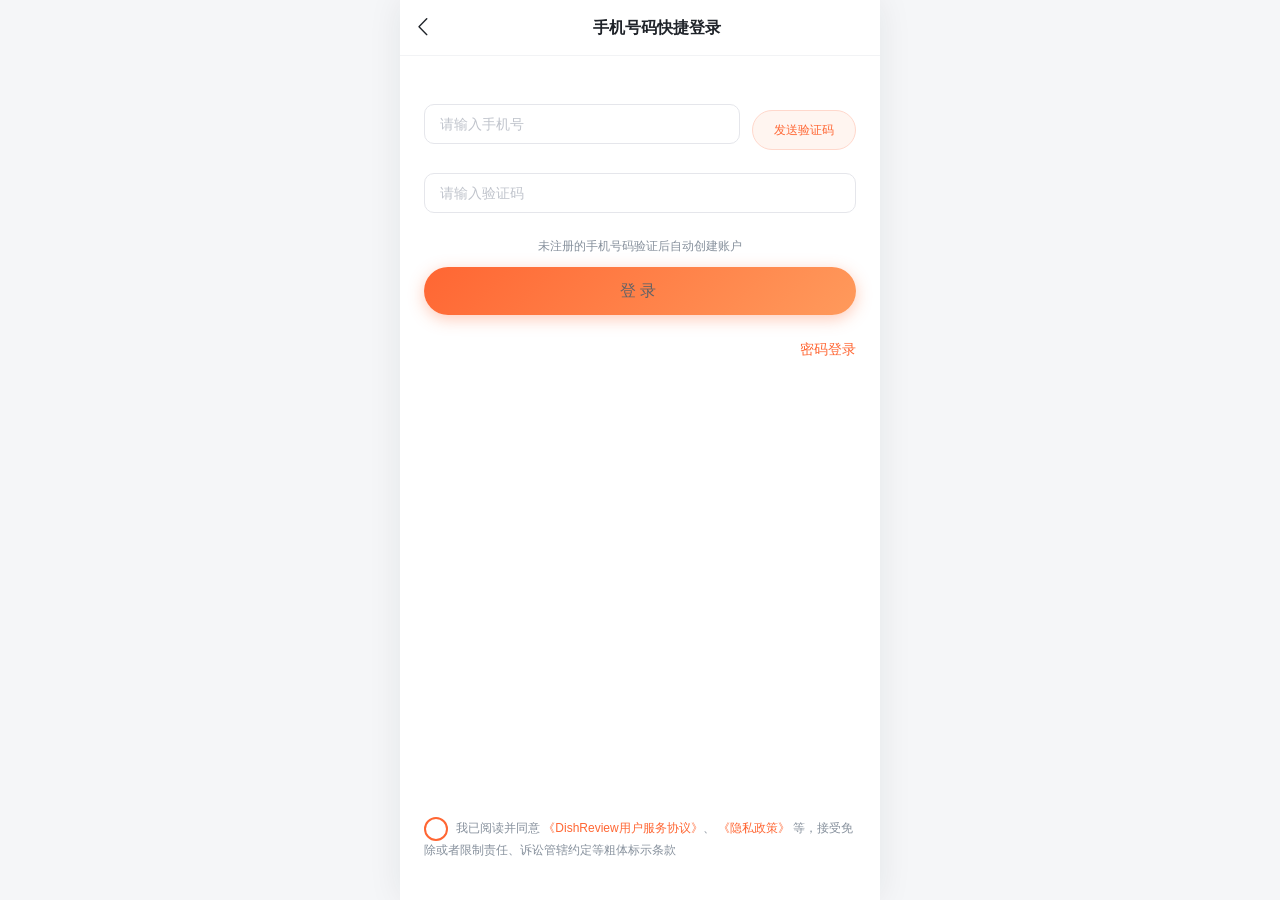
<file: nginx/html/login.html>
<!DOCTYPE html>
<html lang="en">
<head>
  <meta http-equiv="Content-Type" content="text/html; charset=UTF-8">
  <meta name="viewport" content="width=device-width, initial-scale=1, maximum-scale=1, user-scalable=0">
  <title>DishReview</title>
  <!-- 引入样式 -->
  <link rel="stylesheet" href="./css/element.css">
  <link href="./css/main.css" rel="stylesheet">
  <link href="./css/login.css" rel="stylesheet">

  <style type="text/css">

  </style>
</head>
<body>
<div id="app">
  <div class="login-container">
    <div class="header">
      <div class="header-back-btn" @click="goBack" ><i class="el-icon-arrow-left"></i></div>
      <div class="header-title">手机号码快捷登录&nbsp;&nbsp;&nbsp;</div>
    </div>
    <div class="content">
      <div class="login-form">
        <div class="phone-row">
          <el-input class="phone-input" placeholder="请输入手机号" v-model="form.phone">
          </el-input>
          <el-button class="code-btn" @click="sendCode" :disabled="disabled">{{codeBtnMsg}}</el-button>
        </div>

        <div style="height: 5px"></div>
        <el-input placeholder="请输入验证码" v-model="form.code">
        </el-input>
        <div class="login-tip">未注册的手机号码验证后自动创建账户</div>
        <el-button @click="login" class="login-btn">登录</el-button>
        <div class="login-switch"><a href="/login2.html">密码登录</a></div>
      </div>
      <div class="login-radio">
        <label class="radio-label">
          <input type="radio" name="readed" v-model="radio" value="1">
          <span>我已阅读并同意
            <a href="javascript:void(0)">《DishReview用户服务协议》</a>、
            <a href="javascript:void(0)">《隐私政策》</a>
            等，接受免除或者限制责任、诉讼管辖约定等粗体标示条款
          </span>
        </label>
      </div>
    </div>
  </div>
</div>
<script src="./js/vue.js"></script>
<script src="./js/axios.min.js"></script>
<!-- 引入组件库 -->
<script src="./js/element.js"></script>
<script src="./js/common.js"></script>
<script src="./js/footer.js"></script>
<script>

  const app = new Vue({
    el: "#app",
    data: {
      radio: "",
      disabled: false, // 发送短信按钮
      codeBtnMsg: "发送验证码", // 发送短信按钮提示
      form:{
      }
    },
    methods: {
      login(){
        if(!this.radio){
          this.$message.error("请先确认阅读用户协议！");
          return
        }
        if(!this.form.phone || !this.form.code){
          this.$message.error("手机号和验证码不能为空！");
          return
        }
        axios.post("/user/login", this.form)
        .then(({data}) => {
            if(data){
              // 保存用户信息到session
              sessionStorage.setItem("token", data);
            }
            // 跳转到首页
            location.href = "/index.html"
        })
        .catch(err => this.$message.error(err))
      },
      goBack(){
        history.back();
      },
      sendCode(){
        if (!this.form.phone) {
          this.$message.error("手机号不能为空");
          return;
        }
        // 发送验证码
        axios.post("/user/code?phone="+this.form.phone)
          .then(({data}) => {
            // 测试模式下后端会直接返回验证码明文，弹窗提示方便输入
            if (data && data.data) {
              this.$message.success("验证码已发送：" + data.data);
            } else {
              this.$message.success("验证码已发送");
            }
          })
          .catch(err => {
            console.log(err);
            this.$message.error(err)
          });
        // 禁用按钮
        this.disabled = true;
        // 按钮倒计时
        let i = 60;
        this.codeBtnMsg = (i--) + '秒后可重发'
        let taskId = setInterval(() => this.codeBtnMsg = (i--) + '秒后可重发', 1000);
        setTimeout(() => {
          this.disabled = false;
          clearInterval(taskId);
          this.codeBtnMsg = "发送验证码";
        }, 59000)
      }
    }
  })
</script>
</body>
</html>
</file>
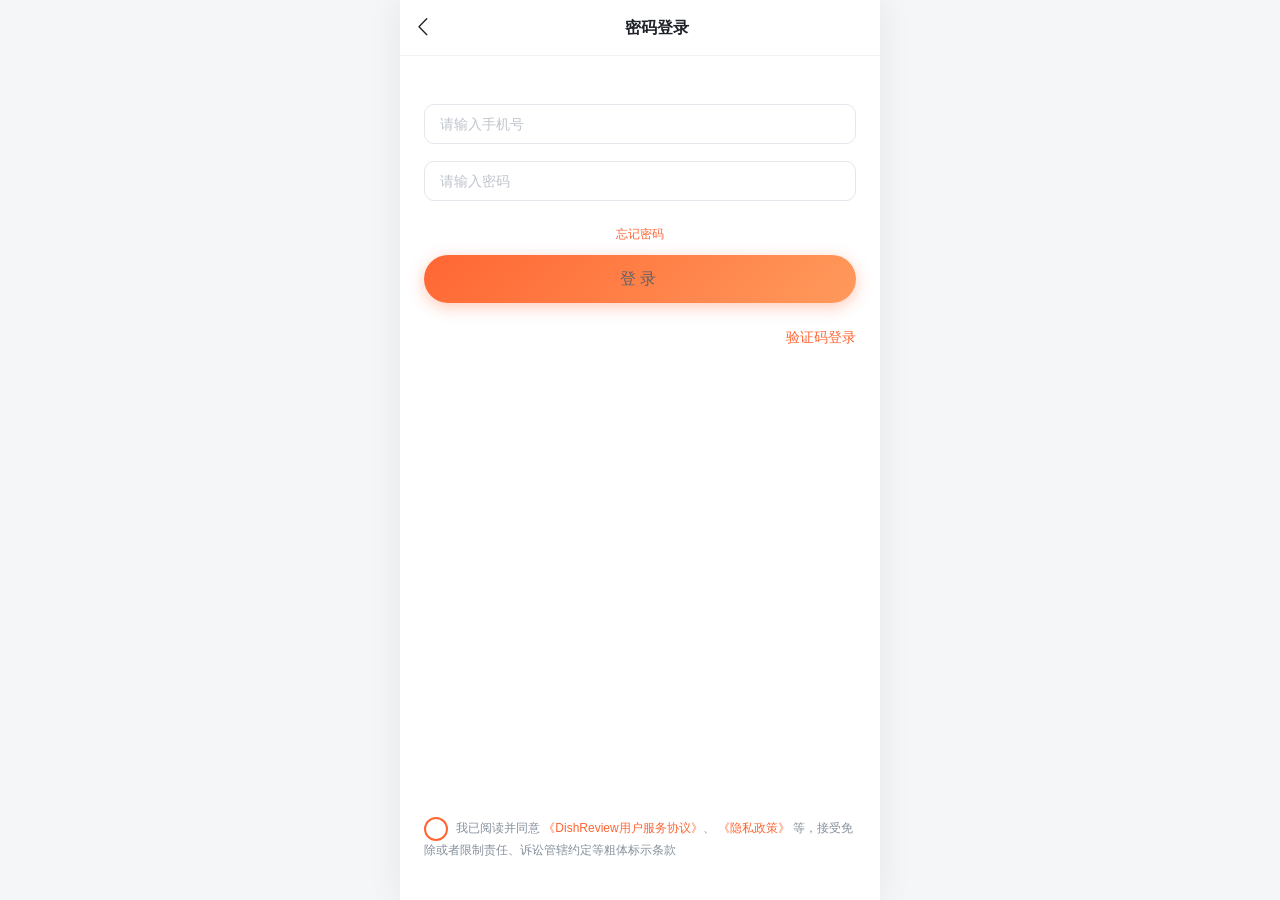
<file: nginx/html/login2.html>
<!DOCTYPE html>
<html lang="en">
<head>
  <meta http-equiv="Content-Type" content="text/html; charset=UTF-8">
  <meta name="viewport" content="width=device-width, initial-scale=1, maximum-scale=1, user-scalable=0">
  <title>DishReview</title>
  <!-- 引入样式 -->
  <link rel="stylesheet" href="./css/element.css">
  <link href="./css/main.css" rel="stylesheet">
  <link href="./css/login.css" rel="stylesheet">
</head>
<body>
<div id="app">
  <div class="login-container">
    <div class="header">
      <div class="header-back-btn" @click="goBack"><i class="el-icon-arrow-left"></i></div>
      <div class="header-title">密码登录&nbsp;&nbsp;&nbsp;</div>
    </div>
    <div class="content">
      <div class="login-form">
        <el-input placeholder="请输入手机号" v-model="form.phone">
        </el-input>
        <div style="height: 5px"></div>
        <el-input placeholder="请输入密码" v-model="form.password">
        </el-input>
        <div class="login-tip"><a href="javascript:void(0)">忘记密码</a></div>
        <el-button @click="login" class="login-btn">登录</el-button>
        <div class="login-switch"><a href="/login.html">验证码登录</a></div>
      </div>
      <div class="login-radio">
        <label class="radio-label">
          <input type="radio" name="readed" v-model="radio" value="1">
          <span>我已阅读并同意
            <a href="javascript:void(0)">《DishReview用户服务协议》</a>、
            <a href="javascript:void(0)">《隐私政策》</a>
            等，接受免除或者限制责任、诉讼管辖约定等粗体标示条款
          </span>
        </label>
      </div>
    </div>
  </div>
</div>
<script src="./js/vue.js"></script>
<script src="./js/axios.min.js"></script>
<!-- 引入组件库 -->
<script src="./js/element.js"></script>
<script src="./js/common.js"></script>
<script>

  const app = new Vue({
    el: "#app",
    data: {
      radio: "",
      form:{
      }
    },
    methods: {
      login(){
        if(!this.radio){
          this.$message.error("请先确认阅读用户协议！");
          return;
        }
        axios.post("/user/login", this.form)
          .then(({data}) => {
            if(data){
              // 保存用户信息到session
              sessionStorage.setItem("token", data);
            }
            // 跳转到首页
            location.href = "/info.html"
          })
          .catch(err => this.$message.error(err))
      },
      goBack(){
        history.back();
      }
    }
  })
</script>
</body>
</html>
</file>
<file: nginx/html/css/element.css>
@charset "UTF-8";.el-pagination--small .arrow.disabled,.el-table .hidden-columns,.el-table td.is-hidden>*,.el-table th.is-hidden>*,.el-table--hidden{visibility:hidden}.el-dropdown .el-dropdown-selfdefine:focus:active,.el-dropdown .el-dropdown-selfdefine:focus:not(.focusing),.el-message__closeBtn:focus,.el-message__content:focus,.el-popover:focus,.el-popover:focus:active,.el-popover__reference:focus:hover,.el-popover__reference:focus:not(.focusing),.el-rate:active,.el-rate:focus,.el-tooltip:focus:hover,.el-tooltip:focus:not(.focusing),.el-upload-list__item.is-success:active,.el-upload-list__item.is-success:not(.focusing):focus{outline-width:0}.el-input__suffix,.el-tree.is-dragging .el-tree-node__content *{pointer-events:none}@font-face{font-family:element-icons;src:url(fonts/element-icons.woff) format("woff"),url(fonts/element-icons.ttf) format("truetype");font-weight:400;font-display:"auto";font-style:normal}[class*=" el-icon-"],[class^=el-icon-]{font-family:element-icons!important;speak:none;font-style:normal;font-weight:400;font-variant:normal;text-transform:none;line-height:1;vertical-align:baseline;display:inline-block;-webkit-font-smoothing:antialiased;-moz-osx-font-smoothing:grayscale}.el-icon-ice-cream-round:before{content:"\e6a0"}.el-icon-ice-cream-square:before{content:"\e6a3"}.el-icon-lollipop:before{content:"\e6a4"}.el-icon-potato-strips:before{content:"\e6a5"}.el-icon-milk-tea:before{content:"\e6a6"}.el-icon-ice-drink:before{content:"\e6a7"}.el-icon-ice-tea:before{content:"\e6a9"}.el-icon-coffee:before{content:"\e6aa"}.el-icon-orange:before{content:"\e6ab"}.el-icon-pear:before{content:"\e6ac"}.el-icon-apple:before{content:"\e6ad"}.el-icon-cherry:before{content:"\e6ae"}.el-icon-watermelon:before{content:"\e6af"}.el-icon-grape:before{content:"\e6b0"}.el-icon-refrigerator:before{content:"\e6b1"}.el-icon-goblet-square-full:before{content:"\e6b2"}.el-icon-goblet-square:before{content:"\e6b3"}.el-icon-goblet-full:before{content:"\e6b4"}.el-icon-goblet:before{content:"\e6b5"}.el-icon-cold-drink:before{content:"\e6b6"}.el-icon-coffee-cup:before{content:"\e6b8"}.el-icon-water-cup:before{content:"\e6b9"}.el-icon-hot-water:before{content:"\e6ba"}.el-icon-ice-cream:before{content:"\e6bb"}.el-icon-dessert:before{content:"\e6bc"}.el-icon-sugar:before{content:"\e6bd"}.el-icon-tableware:before{content:"\e6be"}.el-icon-burger:before{content:"\e6bf"}.el-icon-knife-fork:before{content:"\e6c1"}.el-icon-fork-spoon:before{content:"\e6c2"}.el-icon-chicken:before{content:"\e6c3"}.el-icon-food:before{content:"\e6c4"}.el-icon-dish-1:before{content:"\e6c5"}.el-icon-dish:before{content:"\e6c6"}.el-icon-moon-night:before{content:"\e6ee"}.el-icon-moon:before{content:"\e6f0"}.el-icon-cloudy-and-sunny:before{content:"\e6f1"}.el-icon-partly-cloudy:before{content:"\e6f2"}.el-icon-cloudy:before{content:"\e6f3"}.el-icon-sunny:before{content:"\e6f6"}.el-icon-sunset:before{content:"\e6f7"}.el-icon-sunrise-1:before{content:"\e6f8"}.el-icon-sunrise:before{content:"\e6f9"}.el-icon-heavy-rain:before{content:"\e6fa"}.el-icon-lightning:before{content:"\e6fb"}.el-icon-light-rain:before{content:"\e6fc"}.el-icon-wind-power:before{content:"\e6fd"}.el-icon-baseball:before{content:"\e712"}.el-icon-soccer:before{content:"\e713"}.el-icon-football:before{content:"\e715"}.el-icon-basketball:before{content:"\e716"}.el-icon-ship:before{content:"\e73f"}.el-icon-truck:before{content:"\e740"}.el-icon-bicycle:before{content:"\e741"}.el-icon-mobile-phone:before{content:"\e6d3"}.el-icon-service:before{content:"\e6d4"}.el-icon-key:before{content:"\e6e2"}.el-icon-unlock:before{content:"\e6e4"}.el-icon-lock:before{content:"\e6e5"}.el-icon-watch:before{content:"\e6fe"}.el-icon-watch-1:before{content:"\e6ff"}.el-icon-timer:before{content:"\e702"}.el-icon-alarm-clock:before{content:"\e703"}.el-icon-map-location:before{content:"\e704"}.el-icon-delete-location:before{content:"\e705"}.el-icon-add-location:before{content:"\e706"}.el-icon-location-information:before{content:"\e707"}.el-icon-location-outline:before{content:"\e708"}.el-icon-location:before{content:"\e79e"}.el-icon-place:before{content:"\e709"}.el-icon-discover:before{content:"\e70a"}.el-icon-first-aid-kit:before{content:"\e70b"}.el-icon-trophy-1:before{content:"\e70c"}.el-icon-trophy:before{content:"\e70d"}.el-icon-medal:before{content:"\e70e"}.el-icon-medal-1:before{content:"\e70f"}.el-icon-stopwatch:before{content:"\e710"}.el-icon-mic:before{content:"\e711"}.el-icon-copy-document:before{content:"\e718"}.el-icon-full-screen:before{content:"\e719"}.el-icon-switch-button:before{content:"\e71b"}.el-icon-aim:before{content:"\e71c"}.el-icon-crop:before{content:"\e71d"}.el-icon-odometer:before{content:"\e71e"}.el-icon-time:before{content:"\e71f"}.el-icon-bangzhu:before{content:"\e724"}.el-icon-close-notification:before{content:"\e726"}.el-icon-microphone:before{content:"\e727"}.el-icon-turn-off-microphone:before{content:"\e728"}.el-icon-position:before{content:"\e729"}.el-icon-postcard:before{content:"\e72a"}.el-icon-message:before{content:"\e72b"}.el-icon-chat-line-square:before{content:"\e72d"}.el-icon-chat-dot-square:before{content:"\e72e"}.el-icon-chat-dot-round:before{content:"\e72f"}.el-icon-chat-square:before{content:"\e730"}.el-icon-chat-line-round:before{content:"\e731"}.el-icon-chat-round:before{content:"\e732"}.el-icon-set-up:before{content:"\e733"}.el-icon-turn-off:before{content:"\e734"}.el-icon-open:before{content:"\e735"}.el-icon-connection:before{content:"\e736"}.el-icon-link:before{content:"\e737"}.el-icon-cpu:before{content:"\e738"}.el-icon-thumb:before{content:"\e739"}.el-icon-female:before{content:"\e73a"}.el-icon-male:before{content:"\e73b"}.el-icon-guide:before{content:"\e73c"}.el-icon-news:before{content:"\e73e"}.el-icon-price-tag:before{content:"\e744"}.el-icon-discount:before{content:"\e745"}.el-icon-wallet:before{content:"\e747"}.el-icon-coin:before{content:"\e748"}.el-icon-money:before{content:"\e749"}.el-icon-bank-card:before{content:"\e74a"}.el-icon-box:before{content:"\e74b"}.el-icon-present:before{content:"\e74c"}.el-icon-sell:before{content:"\e6d5"}.el-icon-sold-out:before{content:"\e6d6"}.el-icon-shopping-bag-2:before{content:"\e74d"}.el-icon-shopping-bag-1:before{content:"\e74e"}.el-icon-shopping-cart-2:before{content:"\e74f"}.el-icon-shopping-cart-1:before{content:"\e750"}.el-icon-shopping-cart-full:before{content:"\e751"}.el-icon-smoking:before{content:"\e752"}.el-icon-no-smoking:before{content:"\e753"}.el-icon-house:before{content:"\e754"}.el-icon-table-lamp:before{content:"\e755"}.el-icon-school:before{content:"\e756"}.el-icon-office-building:before{content:"\e757"}.el-icon-toilet-paper:before{content:"\e758"}.el-icon-notebook-2:before{content:"\e759"}.el-icon-notebook-1:before{content:"\e75a"}.el-icon-files:before{content:"\e75b"}.el-icon-collection:before{content:"\e75c"}.el-icon-receiving:before{content:"\e75d"}.el-icon-suitcase-1:before{content:"\e760"}.el-icon-suitcase:before{content:"\e761"}.el-icon-film:before{content:"\e763"}.el-icon-collection-tag:before{content:"\e765"}.el-icon-data-analysis:before{content:"\e766"}.el-icon-pie-chart:before{content:"\e767"}.el-icon-data-board:before{content:"\e768"}.el-icon-data-line:before{content:"\e76d"}.el-icon-reading:before{content:"\e769"}.el-icon-magic-stick:before{content:"\e76a"}.el-icon-coordinate:before{content:"\e76b"}.el-icon-mouse:before{content:"\e76c"}.el-icon-brush:before{content:"\e76e"}.el-icon-headset:before{content:"\e76f"}.el-icon-umbrella:before{content:"\e770"}.el-icon-scissors:before{content:"\e771"}.el-icon-mobile:before{content:"\e773"}.el-icon-attract:before{content:"\e774"}.el-icon-monitor:before{content:"\e775"}.el-icon-search:before{content:"\e778"}.el-icon-takeaway-box:before{content:"\e77a"}.el-icon-paperclip:before{content:"\e77d"}.el-icon-printer:before{content:"\e77e"}.el-icon-document-add:before{content:"\e782"}.el-icon-document:before{content:"\e785"}.el-icon-document-checked:before{content:"\e786"}.el-icon-document-copy:before{content:"\e787"}.el-icon-document-delete:before{content:"\e788"}.el-icon-document-remove:before{content:"\e789"}.el-icon-tickets:before{content:"\e78b"}.el-icon-folder-checked:before{content:"\e77f"}.el-icon-folder-delete:before{content:"\e780"}.el-icon-folder-remove:before{content:"\e781"}.el-icon-folder-add:before{content:"\e783"}.el-icon-folder-opened:before{content:"\e784"}.el-icon-folder:before{content:"\e78a"}.el-icon-edit-outline:before{content:"\e764"}.el-icon-edit:before{content:"\e78c"}.el-icon-date:before{content:"\e78e"}.el-icon-c-scale-to-original:before{content:"\e7c6"}.el-icon-view:before{content:"\e6ce"}.el-icon-loading:before{content:"\e6cf"}.el-icon-rank:before{content:"\e6d1"}.el-icon-sort-down:before{content:"\e7c4"}.el-icon-sort-up:before{content:"\e7c5"}.el-icon-sort:before{content:"\e6d2"}.el-icon-finished:before{content:"\e6cd"}.el-icon-refresh-left:before{content:"\e6c7"}.el-icon-refresh-right:before{content:"\e6c8"}.el-icon-refresh:before{content:"\e6d0"}.el-icon-video-play:before{content:"\e7c0"}.el-icon-video-pause:before{content:"\e7c1"}.el-icon-d-arrow-right:before{content:"\e6dc"}.el-icon-d-arrow-left:before{content:"\e6dd"}.el-icon-arrow-up:before{content:"\e6e1"}.el-icon-arrow-down:before{content:"\e6df"}.el-icon-arrow-right:before{content:"\e6e0"}.el-icon-arrow-left:before{content:"\e6de"}.el-icon-top-right:before{content:"\e6e7"}.el-icon-top-left:before{content:"\e6e8"}.el-icon-top:before{content:"\e6e6"}.el-icon-bottom:before{content:"\e6eb"}.el-icon-right:before{content:"\e6e9"}.el-icon-back:before{content:"\e6ea"}.el-icon-bottom-right:before{content:"\e6ec"}.el-icon-bottom-left:before{content:"\e6ed"}.el-icon-caret-top:before{content:"\e78f"}.el-icon-caret-bottom:before{content:"\e790"}.el-icon-caret-right:before{content:"\e791"}.el-icon-caret-left:before{content:"\e792"}.el-icon-d-caret:before{content:"\e79a"}.el-icon-share:before{content:"\e793"}.el-icon-menu:before{content:"\e798"}.el-icon-s-grid:before{content:"\e7a6"}.el-icon-s-check:before{content:"\e7a7"}.el-icon-s-data:before{content:"\e7a8"}.el-icon-s-opportunity:before{content:"\e7aa"}.el-icon-s-custom:before{content:"\e7ab"}.el-icon-s-claim:before{content:"\e7ad"}.el-icon-s-finance:before{content:"\e7ae"}.el-icon-s-comment:before{content:"\e7af"}.el-icon-s-flag:before{content:"\e7b0"}.el-icon-s-marketing:before{content:"\e7b1"}.el-icon-s-shop:before{content:"\e7b4"}.el-icon-s-open:before{content:"\e7b5"}.el-icon-s-management:before{content:"\e7b6"}.el-icon-s-ticket:before{content:"\e7b7"}.el-icon-s-release:before{content:"\e7b8"}.el-icon-s-home:before{content:"\e7b9"}.el-icon-s-promotion:before{content:"\e7ba"}.el-icon-s-operation:before{content:"\e7bb"}.el-icon-s-unfold:before{content:"\e7bc"}.el-icon-s-fold:before{content:"\e7a9"}.el-icon-s-platform:before{content:"\e7bd"}.el-icon-s-order:before{content:"\e7be"}.el-icon-s-cooperation:before{content:"\e7bf"}.el-icon-bell:before{content:"\e725"}.el-icon-message-solid:before{content:"\e799"}.el-icon-video-camera:before{content:"\e772"}.el-icon-video-camera-solid:before{content:"\e796"}.el-icon-camera:before{content:"\e779"}.el-icon-camera-solid:before{content:"\e79b"}.el-icon-download:before{content:"\e77c"}.el-icon-upload2:before{content:"\e77b"}.el-icon-upload:before{content:"\e7c3"}.el-icon-picture-outline-round:before{content:"\e75f"}.el-icon-picture-outline:before{content:"\e75e"}.el-icon-picture:before{content:"\e79f"}.el-icon-close:before{content:"\e6db"}.el-icon-check:before{content:"\e6da"}.el-icon-plus:before{content:"\e6d9"}.el-icon-minus:before{content:"\e6d8"}.el-icon-help:before{content:"\e73d"}.el-icon-s-help:before{content:"\e7b3"}.el-icon-circle-close:before{content:"\e78d"}.el-icon-circle-check:before{content:"\e720"}.el-icon-circle-plus-outline:before{content:"\e723"}.el-icon-remove-outline:before{content:"\e722"}.el-icon-zoom-out:before{content:"\e776"}.el-icon-zoom-in:before{content:"\e777"}.el-icon-error:before{content:"\e79d"}.el-icon-success:before{content:"\e79c"}.el-icon-circle-plus:before{content:"\e7a0"}.el-icon-remove:before{content:"\e7a2"}.el-icon-info:before{content:"\e7a1"}.el-icon-question:before{content:"\e7a4"}.el-icon-warning-outline:before{content:"\e6c9"}.el-icon-warning:before{content:"\e7a3"}.el-icon-goods:before{content:"\e7c2"}.el-icon-s-goods:before{content:"\e7b2"}.el-icon-star-off:before{content:"\e717"}.el-icon-star-on:before{content:"\e797"}.el-icon-more-outline:before{content:"\e6cc"}.el-icon-more:before{content:"\e794"}.el-icon-phone-outline:before{content:"\e6cb"}.el-icon-phone:before{content:"\e795"}.el-icon-user:before{content:"\e6e3"}.el-icon-user-solid:before{content:"\e7a5"}.el-icon-setting:before{content:"\e6ca"}.el-icon-s-tools:before{content:"\e7ac"}.el-icon-delete:before{content:"\e6d7"}.el-icon-delete-solid:before{content:"\e7c9"}.el-icon-eleme:before{content:"\e7c7"}.el-icon-platform-eleme:before{content:"\e7ca"}.el-icon-loading{-webkit-animation:rotating 2s linear infinite;animation:rotating 2s linear infinite}.el-icon--right{margin-left:5px}.el-icon--left{margin-right:5px}@-webkit-keyframes rotating{0%{-webkit-transform:rotateZ(0);transform:rotateZ(0)}100%{-webkit-transform:rotateZ(360deg);transform:rotateZ(360deg)}}@keyframes rotating{0%{-webkit-transform:rotateZ(0);transform:rotateZ(0)}100%{-webkit-transform:rotateZ(360deg);transform:rotateZ(360deg)}}.el-pagination{white-space:nowrap;padding:2px 5px;color:#303133;font-weight:700}.el-pagination::after,.el-pagination::before{display:table;content:""}.el-pagination::after{clear:both}.el-pagination button,.el-pagination span:not([class*=suffix]){display:inline-block;font-size:13px;min-width:35.5px;height:28px;line-height:28px;vertical-align:top;-webkit-box-sizing:border-box;box-sizing:border-box}.el-pagination .el-input__inner{text-align:center;-moz-appearance:textfield;line-height:normal}.el-pagination .el-input__suffix{right:0;-webkit-transform:scale(.8);transform:scale(.8)}.el-pagination .el-select .el-input{width:100px;margin:0 5px}.el-pagination .el-select .el-input .el-input__inner{padding-right:25px;border-radius:3px}.el-pagination button{border:none;padding:0 6px;background:0 0}.el-pagination button:focus{outline:0}.el-pagination button:hover{color:#FF6633}.el-pagination button:disabled{color:#C0C4CC;background-color:#FFF;cursor:not-allowed}.el-pagination .btn-next,.el-pagination .btn-prev{background:center center no-repeat #FFF;background-size:16px;cursor:pointer;margin:0;color:#303133}.el-pagination .btn-next .el-icon,.el-pagination .btn-prev .el-icon{display:block;font-size:12px;font-weight:700}.el-pagination .btn-prev{padding-right:12px}.el-pagination .btn-next{padding-left:12px}.el-pagination .el-pager li.disabled{color:#C0C4CC;cursor:not-allowed}.el-pager li,.el-pager li.btn-quicknext:hover,.el-pager li.btn-quickprev:hover{cursor:pointer}.el-pagination--small .btn-next,.el-pagination--small .btn-prev,.el-pagination--small .el-pager li,.el-pagination--small .el-pager li.btn-quicknext,.el-pagination--small .el-pager li.btn-quickprev,.el-pagination--small .el-pager li:last-child{border-color:transparent;font-size:12px;line-height:22px;height:22px;min-width:22px}.el-pagination--small .more::before,.el-pagination--small li.more::before{line-height:24px}.el-pagination--small button,.el-pagination--small span:not([class*=suffix]){height:22px;line-height:22px}.el-pagination--small .el-pagination__editor,.el-pagination--small .el-pagination__editor.el-input .el-input__inner{height:22px}.el-pagination__sizes{margin:0 10px 0 0;font-weight:400;color:#606266}.el-pagination__sizes .el-input .el-input__inner{font-size:13px;padding-left:8px}.el-pagination__sizes .el-input .el-input__inner:hover{border-color:#FF6633}.el-pagination__total{margin-right:10px;font-weight:400;color:#606266}.el-pagination__jump{margin-left:24px;font-weight:400;color:#606266}.el-pagination__jump .el-input__inner{padding:0 3px}.el-pagination__rightwrapper{float:right}.el-pagination__editor{line-height:18px;padding:0 2px;height:28px;text-align:center;margin:0 2px;-webkit-box-sizing:border-box;box-sizing:border-box;border-radius:3px}.el-pager,.el-pagination.is-background .btn-next,.el-pagination.is-background .btn-prev{padding:0}.el-pagination__editor.el-input{width:50px}.el-pagination__editor.el-input .el-input__inner{height:28px}.el-pagination__editor .el-input__inner::-webkit-inner-spin-button,.el-pagination__editor .el-input__inner::-webkit-outer-spin-button{-webkit-appearance:none;margin:0}.el-pagination.is-background .btn-next,.el-pagination.is-background .btn-prev,.el-pagination.is-background .el-pager li{margin:0 5px;background-color:#f4f4f5;color:#606266;min-width:30px;border-radius:2px}.el-pagination.is-background .btn-next.disabled,.el-pagination.is-background .btn-next:disabled,.el-pagination.is-background .btn-prev.disabled,.el-pagination.is-background .btn-prev:disabled,.el-pagination.is-background .el-pager li.disabled{color:#C0C4CC}.el-pagination.is-background .el-pager li:not(.disabled):hover{color:#FF6633}.el-pagination.is-background .el-pager li:not(.disabled).active{background-color:#FF6633;color:#FFF}.el-dialog,.el-pager li{background:#FFF;-webkit-box-sizing:border-box}.el-pagination.is-background.el-pagination--small .btn-next,.el-pagination.is-background.el-pagination--small .btn-prev,.el-pagination.is-background.el-pagination--small .el-pager li{margin:0 3px;min-width:22px}.el-pager,.el-pager li{vertical-align:top;margin:0;display:inline-block}.el-pager{-webkit-user-select:none;-moz-user-select:none;-ms-user-select:none;user-select:none;list-style:none;font-size:0}.el-date-table,.el-table th{-webkit-user-select:none;-moz-user-select:none}.el-pager .more::before{line-height:30px}.el-pager li{padding:0 4px;font-size:13px;min-width:35.5px;height:28px;line-height:28px;box-sizing:border-box;text-align:center}.el-menu--collapse .el-menu .el-submenu,.el-menu--popup{min-width:200px}.el-pager li.btn-quicknext,.el-pager li.btn-quickprev{line-height:28px;color:#303133}.el-pager li.btn-quicknext.disabled,.el-pager li.btn-quickprev.disabled{color:#C0C4CC}.el-pager li.active+li{border-left:0}.el-pager li:hover{color:#FF6633}.el-pager li.active{color:#FF6633;cursor:default}@-webkit-keyframes v-modal-in{0%{opacity:0}}@-webkit-keyframes v-modal-out{100%{opacity:0}}.el-dialog{position:relative;margin:0 auto 50px;border-radius:2px;-webkit-box-shadow:0 1px 3px rgba(0,0,0,.3);box-shadow:0 1px 3px rgba(0,0,0,.3);box-sizing:border-box;width:50%}.el-dialog.is-fullscreen{width:100%;margin-top:0;margin-bottom:0;height:100%;overflow:auto}.el-dialog__wrapper{position:fixed;top:0;right:0;bottom:0;left:0;overflow:auto;margin:0}.el-dialog__header{padding:20px 20px 10px}.el-dialog__headerbtn{position:absolute;top:20px;right:20px;padding:0;background:0 0;border:none;outline:0;cursor:pointer;font-size:16px}.el-dialog__headerbtn .el-dialog__close{color:#909399}.el-dialog__headerbtn:focus .el-dialog__close,.el-dialog__headerbtn:hover .el-dialog__close{color:#FF6633}.el-dialog__title{line-height:24px;font-size:18px;color:#303133}.el-dialog__body{padding:30px 20px;color:#606266;font-size:14px;word-break:break-all}.el-dialog__footer{padding:10px 20px 20px;text-align:right;-webkit-box-sizing:border-box;box-sizing:border-box}.el-dialog--center{text-align:center}.el-dialog--center .el-dialog__body{text-align:initial;padding:25px 25px 30px}.el-dialog--center .el-dialog__footer{text-align:inherit}.dialog-fade-enter-active{-webkit-animation:dialog-fade-in .3s;animation:dialog-fade-in .3s}.dialog-fade-leave-active{-webkit-animation:dialog-fade-out .3s;animation:dialog-fade-out .3s}@-webkit-keyframes dialog-fade-in{0%{-webkit-transform:translate3d(0,-20px,0);transform:translate3d(0,-20px,0);opacity:0}100%{-webkit-transform:translate3d(0,0,0);transform:translate3d(0,0,0);opacity:1}}@keyframes dialog-fade-in{0%{-webkit-transform:translate3d(0,-20px,0);transform:translate3d(0,-20px,0);opacity:0}100%{-webkit-transform:translate3d(0,0,0);transform:translate3d(0,0,0);opacity:1}}@-webkit-keyframes dialog-fade-out{0%{-webkit-transform:translate3d(0,0,0);transform:translate3d(0,0,0);opacity:1}100%{-webkit-transform:translate3d(0,-20px,0);transform:translate3d(0,-20px,0);opacity:0}}@keyframes dialog-fade-out{0%{-webkit-transform:translate3d(0,0,0);transform:translate3d(0,0,0);opacity:1}100%{-webkit-transform:translate3d(0,-20px,0);transform:translate3d(0,-20px,0);opacity:0}}.el-autocomplete{position:relative;display:inline-block}.el-autocomplete-suggestion{margin:5px 0;-webkit-box-shadow:0 2px 12px 0 rgba(0,0,0,.1);box-shadow:0 2px 12px 0 rgba(0,0,0,.1);border-radius:4px;border:1px solid #E4E7ED;-webkit-box-sizing:border-box;box-sizing:border-box;background-color:#FFF}.el-dropdown-menu,.el-menu--collapse .el-submenu .el-menu{z-index:10;-webkit-box-shadow:0 2px 12px 0 rgba(0,0,0,.1)}.el-autocomplete-suggestion__wrap{max-height:280px;padding:10px 0;-webkit-box-sizing:border-box;box-sizing:border-box}.el-autocomplete-suggestion__list{margin:0;padding:0}.el-autocomplete-suggestion li{padding:0 20px;margin:0;line-height:34px;cursor:pointer;color:#606266;font-size:14px;list-style:none;white-space:nowrap;overflow:hidden;text-overflow:ellipsis}.el-autocomplete-suggestion li.highlighted,.el-autocomplete-suggestion li:hover{background-color:#F5F7FA}.el-autocomplete-suggestion li.divider{margin-top:6px;border-top:1px solid #000}.el-autocomplete-suggestion li.divider:last-child{margin-bottom:-6px}.el-autocomplete-suggestion.is-loading li{text-align:center;height:100px;line-height:100px;font-size:20px;color:#999}.el-autocomplete-suggestion.is-loading li::after{display:inline-block;content:"";height:100%;vertical-align:middle}.el-autocomplete-suggestion.is-loading li:hover{background-color:#FFF}.el-autocomplete-suggestion.is-loading .el-icon-loading{vertical-align:middle}.el-dropdown{display:inline-block;position:relative;color:#606266;font-size:14px}.el-dropdown .el-button-group{display:block}.el-dropdown .el-button-group .el-button{float:none}.el-dropdown .el-dropdown__caret-button{padding-left:5px;padding-right:5px;position:relative;border-left:none}.el-dropdown .el-dropdown__caret-button::before{content:'';position:absolute;display:block;width:1px;top:5px;bottom:5px;left:0;background:rgba(255,255,255,.5)}.el-dropdown .el-dropdown__caret-button.el-button--default::before{background:rgba(220,223,230,.5)}.el-dropdown .el-dropdown__caret-button:hover::before{top:0;bottom:0}.el-dropdown .el-dropdown__caret-button .el-dropdown__icon{padding-left:0}.el-dropdown__icon{font-size:12px;margin:0 3px}.el-dropdown-menu{position:absolute;top:0;left:0;padding:10px 0;margin:5px 0;background-color:#FFF;border:1px solid #EBEEF5;border-radius:4px;box-shadow:0 2px 12px 0 rgba(0,0,0,.1)}.el-dropdown-menu__item{list-style:none;line-height:36px;padding:0 20px;margin:0;font-size:14px;color:#606266;cursor:pointer;outline:0}.el-dropdown-menu__item:focus,.el-dropdown-menu__item:not(.is-disabled):hover{background-color:#ecf5ff;color:#66b1ff}.el-dropdown-menu__item i{margin-right:5px}.el-dropdown-menu__item--divided{position:relative;margin-top:6px;border-top:1px solid #EBEEF5}.el-dropdown-menu__item--divided:before{content:'';height:6px;display:block;margin:0 -20px;background-color:#FFF}.el-dropdown-menu__item.is-disabled{cursor:default;color:#bbb;pointer-events:none}.el-dropdown-menu--medium{padding:6px 0}.el-dropdown-menu--medium .el-dropdown-menu__item{line-height:30px;padding:0 17px;font-size:14px}.el-dropdown-menu--medium .el-dropdown-menu__item.el-dropdown-menu__item--divided{margin-top:6px}.el-dropdown-menu--medium .el-dropdown-menu__item.el-dropdown-menu__item--divided:before{height:6px;margin:0 -17px}.el-dropdown-menu--small{padding:6px 0}.el-dropdown-menu--small .el-dropdown-menu__item{line-height:27px;padding:0 15px;font-size:13px}.el-dropdown-menu--small .el-dropdown-menu__item.el-dropdown-menu__item--divided{margin-top:4px}.el-dropdown-menu--small .el-dropdown-menu__item.el-dropdown-menu__item--divided:before{height:4px;margin:0 -15px}.el-dropdown-menu--mini{padding:3px 0}.el-dropdown-menu--mini .el-dropdown-menu__item{line-height:24px;padding:0 10px;font-size:12px}.el-dropdown-menu--mini .el-dropdown-menu__item.el-dropdown-menu__item--divided{margin-top:3px}.el-dropdown-menu--mini .el-dropdown-menu__item.el-dropdown-menu__item--divided:before{height:3px;margin:0 -10px}.el-menu{border-right:solid 1px #e6e6e6;list-style:none;position:relative;margin:0;padding-left:0;background-color:#FFF}.el-menu--horizontal>.el-menu-item:not(.is-disabled):focus,.el-menu--horizontal>.el-menu-item:not(.is-disabled):hover,.el-menu--horizontal>.el-submenu .el-submenu__title:hover{background-color:#fff}.el-menu::after,.el-menu::before{display:table;content:""}.el-menu::after{clear:both}.el-menu.el-menu--horizontal{border-bottom:solid 1px #e6e6e6}.el-menu--horizontal{border-right:none}.el-menu--horizontal>.el-menu-item{float:left;height:60px;line-height:60px;margin:0;border-bottom:2px solid transparent;color:#909399}.el-menu--horizontal>.el-menu-item a,.el-menu--horizontal>.el-menu-item a:hover{color:inherit}.el-menu--horizontal>.el-submenu{float:left}.el-menu--horizontal>.el-submenu:focus,.el-menu--horizontal>.el-submenu:hover{outline:0}.el-menu--horizontal>.el-submenu:focus .el-submenu__title,.el-menu--horizontal>.el-submenu:hover .el-submenu__title{color:#303133}.el-menu--horizontal>.el-submenu.is-active .el-submenu__title{border-bottom:2px solid #FF6633;color:#303133}.el-menu--horizontal>.el-submenu .el-submenu__title{height:60px;line-height:60px;border-bottom:2px solid transparent;color:#909399}.el-menu--horizontal>.el-submenu .el-submenu__icon-arrow{position:static;vertical-align:middle;margin-left:8px;margin-top:-3px}.el-menu--horizontal .el-menu .el-menu-item,.el-menu--horizontal .el-menu .el-submenu__title{background-color:#FFF;float:none;height:36px;line-height:36px;padding:0 10px;color:#909399}.el-menu--horizontal .el-menu .el-menu-item.is-active,.el-menu--horizontal .el-menu .el-submenu.is-active>.el-submenu__title{color:#303133}.el-menu--horizontal .el-menu-item:not(.is-disabled):focus,.el-menu--horizontal .el-menu-item:not(.is-disabled):hover{outline:0;color:#303133}.el-menu--horizontal>.el-menu-item.is-active{border-bottom:2px solid #FF6633;color:#303133}.el-menu--collapse{width:64px}.el-menu--collapse>.el-menu-item [class^=el-icon-],.el-menu--collapse>.el-submenu>.el-submenu__title [class^=el-icon-]{margin:0;vertical-align:middle;width:24px;text-align:center}.el-menu--collapse>.el-menu-item .el-submenu__icon-arrow,.el-menu--collapse>.el-submenu>.el-submenu__title .el-submenu__icon-arrow{display:none}.el-menu--collapse>.el-menu-item span,.el-menu--collapse>.el-submenu>.el-submenu__title span{height:0;width:0;overflow:hidden;visibility:hidden;display:inline-block}.el-menu--collapse>.el-menu-item.is-active i{color:inherit}.el-menu--collapse .el-submenu{position:relative}.el-menu--collapse .el-submenu .el-menu{position:absolute;margin-left:5px;top:0;left:100%;border:1px solid #E4E7ED;border-radius:2px;box-shadow:0 2px 12px 0 rgba(0,0,0,.1)}.el-menu-item,.el-submenu__title{height:56px;line-height:56px;position:relative;-webkit-box-sizing:border-box;white-space:nowrap;list-style:none}.el-menu--collapse .el-submenu.is-opened>.el-submenu__title .el-submenu__icon-arrow{-webkit-transform:none;transform:none}.el-menu--popup{z-index:100;border:none;padding:5px 0;border-radius:2px;-webkit-box-shadow:0 2px 12px 0 rgba(0,0,0,.1);box-shadow:0 2px 12px 0 rgba(0,0,0,.1)}.el-menu--popup-bottom-start{margin-top:5px}.el-menu--popup-right-start{margin-left:5px;margin-right:5px}.el-menu-item{font-size:14px;color:#303133;padding:0 20px;cursor:pointer;-webkit-transition:border-color .3s,background-color .3s,color .3s;transition:border-color .3s,background-color .3s,color .3s;box-sizing:border-box}.el-menu-item *{vertical-align:middle}.el-menu-item i{color:#909399}.el-menu-item:focus,.el-menu-item:hover{outline:0;background-color:#ecf5ff}.el-menu-item.is-disabled{opacity:.25;cursor:not-allowed;background:0 0!important}.el-menu-item [class^=el-icon-]{margin-right:5px;width:24px;text-align:center;font-size:18px;vertical-align:middle}.el-menu-item.is-active{color:#FF6633}.el-menu-item.is-active i{color:inherit}.el-submenu{list-style:none;margin:0;padding-left:0}.el-submenu__title{font-size:14px;color:#303133;padding:0 20px;cursor:pointer;-webkit-transition:border-color .3s,background-color .3s,color .3s;transition:border-color .3s,background-color .3s,color .3s;box-sizing:border-box}.el-submenu__title *{vertical-align:middle}.el-submenu__title i{color:#909399}.el-submenu__title:focus,.el-submenu__title:hover{outline:0;background-color:#ecf5ff}.el-submenu__title.is-disabled{opacity:.25;cursor:not-allowed;background:0 0!important}.el-submenu__title:hover{background-color:#ecf5ff}.el-submenu .el-menu{border:none}.el-submenu .el-menu-item{height:50px;line-height:50px;padding:0 45px;min-width:200px}.el-submenu__icon-arrow{position:absolute;top:50%;right:20px;margin-top:-7px;-webkit-transition:-webkit-transform .3s;transition:-webkit-transform .3s;transition:transform .3s;transition:transform .3s,-webkit-transform .3s;font-size:12px}.el-submenu.is-active .el-submenu__title{border-bottom-color:#FF6633}.el-submenu.is-opened>.el-submenu__title .el-submenu__icon-arrow{-webkit-transform:rotateZ(180deg);transform:rotateZ(180deg)}.el-submenu.is-disabled .el-menu-item,.el-submenu.is-disabled .el-submenu__title{opacity:.25;cursor:not-allowed;background:0 0!important}.el-submenu [class^=el-icon-]{vertical-align:middle;margin-right:5px;width:24px;text-align:center;font-size:18px}.el-menu-item-group>ul{padding:0}.el-menu-item-group__title{padding:7px 0 7px 20px;line-height:normal;font-size:12px;color:#909399}.el-radio-button__inner,.el-radio-group{display:inline-block;line-height:1;vertical-align:middle}.horizontal-collapse-transition .el-submenu__title .el-submenu__icon-arrow{-webkit-transition:.2s;transition:.2s;opacity:0}.el-radio-group{font-size:0}.el-radio-button{position:relative;display:inline-block;outline:0}.el-radio-button__inner{white-space:nowrap;background:#FFF;border:1px solid #DCDFE6;font-weight:500;border-left:0;color:#606266;-webkit-appearance:none;text-align:center;-webkit-box-sizing:border-box;box-sizing:border-box;outline:0;margin:0;position:relative;cursor:pointer;-webkit-transition:all .3s cubic-bezier(.645,.045,.355,1);transition:all .3s cubic-bezier(.645,.045,.355,1);padding:12px 20px;font-size:14px;border-radius:0}.el-radio-button__inner.is-round{padding:12px 20px}.el-radio-button__inner:hover{color:#FF6633}.el-radio-button__inner [class*=el-icon-]{line-height:.9}.el-radio-button__inner [class*=el-icon-]+span{margin-left:5px}.el-radio-button:first-child .el-radio-button__inner{border-left:1px solid #DCDFE6;border-radius:4px 0 0 4px;-webkit-box-shadow:none!important;box-shadow:none!important}.el-radio-button__orig-radio{opacity:0;outline:0;position:absolute;z-index:-1}.el-radio-button__orig-radio:checked+.el-radio-button__inner{color:#FFF;background-color:#FF6633;border-color:#FF6633;-webkit-box-shadow:-1px 0 0 0 #FF6633;box-shadow:-1px 0 0 0 #FF6633}.el-radio-button__orig-radio:disabled+.el-radio-button__inner{color:#C0C4CC;cursor:not-allowed;background-image:none;background-color:#FFF;border-color:#EBEEF5;-webkit-box-shadow:none;box-shadow:none}.el-radio-button__orig-radio:disabled:checked+.el-radio-button__inner{background-color:#F2F6FC}.el-radio-button:last-child .el-radio-button__inner{border-radius:0 4px 4px 0}.el-popover,.el-radio-button:first-child:last-child .el-radio-button__inner{border-radius:4px}.el-radio-button--medium .el-radio-button__inner{padding:10px 20px;font-size:14px;border-radius:0}.el-radio-button--medium .el-radio-button__inner.is-round{padding:10px 20px}.el-radio-button--small .el-radio-button__inner{padding:9px 15px;font-size:12px;border-radius:0}.el-radio-button--small .el-radio-button__inner.is-round{padding:9px 15px}.el-radio-button--mini .el-radio-button__inner{padding:7px 15px;font-size:12px;border-radius:0}.el-radio-button--mini .el-radio-button__inner.is-round{padding:7px 15px}.el-radio-button:focus:not(.is-focus):not(:active):not(.is-disabled){-webkit-box-shadow:0 0 2px 2px #FF6633;box-shadow:0 0 2px 2px #FF6633}.el-switch{display:-webkit-inline-box;display:-ms-inline-flexbox;display:inline-flex;-webkit-box-align:center;-ms-flex-align:center;align-items:center;position:relative;font-size:14px;line-height:20px;height:20px;vertical-align:middle}.el-switch__core,.el-switch__label{display:inline-block;cursor:pointer}.el-switch.is-disabled .el-switch__core,.el-switch.is-disabled .el-switch__label{cursor:not-allowed}.el-switch__label{-webkit-transition:.2s;transition:.2s;height:20px;font-size:14px;font-weight:500;vertical-align:middle;color:#303133}.el-switch__label.is-active{color:#FF6633}.el-switch__label--left{margin-right:10px}.el-switch__label--right{margin-left:10px}.el-switch__label *{line-height:1;font-size:14px;display:inline-block}.el-switch__input{position:absolute;width:0;height:0;opacity:0;margin:0}.el-switch__core{margin:0;position:relative;width:40px;height:20px;border:1px solid #DCDFE6;outline:0;border-radius:10px;-webkit-box-sizing:border-box;box-sizing:border-box;background:#DCDFE6;-webkit-transition:border-color .3s,background-color .3s;transition:border-color .3s,background-color .3s;vertical-align:middle}.el-switch__core:after{content:"";position:absolute;top:1px;left:1px;border-radius:100%;-webkit-transition:all .3s;transition:all .3s;width:16px;height:16px;background-color:#FFF}.el-switch.is-checked .el-switch__core{border-color:#FF6633;background-color:#FF6633}.el-switch.is-checked .el-switch__core::after{left:100%;margin-left:-17px}.el-switch.is-disabled{opacity:.6}.el-switch--wide .el-switch__label.el-switch__label--left span{left:10px}.el-switch--wide .el-switch__label.el-switch__label--right span{right:10px}.el-switch .label-fade-enter,.el-switch .label-fade-leave-active{opacity:0}.el-select-dropdown{position:absolute;z-index:1001;border:1px solid #E4E7ED;border-radius:4px;background-color:#FFF;-webkit-box-shadow:0 2px 12px 0 rgba(0,0,0,.1);box-shadow:0 2px 12px 0 rgba(0,0,0,.1);-webkit-box-sizing:border-box;box-sizing:border-box;margin:5px 0}.el-select-dropdown.is-multiple .el-select-dropdown__item.selected{color:#FF6633;background-color:#FFF}.el-select-dropdown.is-multiple .el-select-dropdown__item.selected.hover{background-color:#F5F7FA}.el-select-dropdown.is-multiple .el-select-dropdown__item.selected::after{position:absolute;right:20px;font-family:element-icons;content:"\e6da";font-size:12px;font-weight:700;-webkit-font-smoothing:antialiased;-moz-osx-font-smoothing:grayscale}.el-select-dropdown .el-scrollbar.is-empty .el-select-dropdown__list{padding:0}.el-select-dropdown__empty{padding:10px 0;margin:0;text-align:center;color:#999;font-size:14px}.el-select-dropdown__wrap{max-height:274px}.el-select-dropdown__list{list-style:none;padding:6px 0;margin:0;-webkit-box-sizing:border-box;box-sizing:border-box}.el-select-dropdown__item{font-size:14px;padding:0 20px;position:relative;white-space:nowrap;overflow:hidden;text-overflow:ellipsis;color:#606266;height:34px;line-height:34px;-webkit-box-sizing:border-box;box-sizing:border-box;cursor:pointer}.el-select-dropdown__item.is-disabled{color:#C0C4CC;cursor:not-allowed}.el-select-dropdown__item.is-disabled:hover{background-color:#FFF}.el-select-dropdown__item.hover,.el-select-dropdown__item:hover{background-color:#F5F7FA}.el-select-dropdown__item.selected{color:#FF6633;font-weight:700}.el-select-group{margin:0;padding:0}.el-select-group__wrap{position:relative;list-style:none;margin:0;padding:0}.el-select-group__wrap:not(:last-of-type){padding-bottom:24px}.el-select-group__wrap:not(:last-of-type)::after{content:'';position:absolute;display:block;left:20px;right:20px;bottom:12px;height:1px;background:#E4E7ED}.el-select-group__title{padding-left:20px;font-size:12px;color:#909399;line-height:30px}.el-select-group .el-select-dropdown__item{padding-left:20px}.el-select{display:inline-block;position:relative}.el-select .el-select__tags>span{display:contents}.el-select:hover .el-input__inner{border-color:#C0C4CC}.el-select .el-input__inner{cursor:pointer;padding-right:35px}.el-select .el-input__inner:focus{border-color:#FF6633}.el-select .el-input .el-select__caret{color:#C0C4CC;font-size:14px;-webkit-transition:-webkit-transform .3s;transition:-webkit-transform .3s;transition:transform .3s;transition:transform .3s,-webkit-transform .3s;-webkit-transform:rotateZ(180deg);transform:rotateZ(180deg);cursor:pointer}.el-select .el-input .el-select__caret.is-reverse{-webkit-transform:rotateZ(0);transform:rotateZ(0)}.el-select .el-input .el-select__caret.is-show-close{font-size:14px;text-align:center;-webkit-transform:rotateZ(180deg);transform:rotateZ(180deg);border-radius:100%;color:#C0C4CC;-webkit-transition:color .2s cubic-bezier(.645,.045,.355,1);transition:color .2s cubic-bezier(.645,.045,.355,1)}.el-select .el-input .el-select__caret.is-show-close:hover{color:#909399}.el-select .el-input.is-disabled .el-input__inner{cursor:not-allowed}.el-select .el-input.is-disabled .el-input__inner:hover{border-color:#E4E7ED}.el-select .el-input.is-focus .el-input__inner{border-color:#FF6633}.el-select>.el-input{display:block}.el-select__input{border:none;outline:0;padding:0;margin-left:15px;color:#666;font-size:14px;-webkit-appearance:none;-moz-appearance:none;appearance:none;height:28px;background-color:transparent}.el-select__input.is-mini{height:14px}.el-select__close{cursor:pointer;position:absolute;top:8px;z-index:1000;right:25px;color:#C0C4CC;line-height:18px;font-size:14px}.el-select__close:hover{color:#909399}.el-select__tags{position:absolute;line-height:normal;white-space:normal;z-index:1;top:50%;-webkit-transform:translateY(-50%);transform:translateY(-50%);display:-webkit-box;display:-ms-flexbox;display:flex;-webkit-box-align:center;-ms-flex-align:center;align-items:center;-ms-flex-wrap:wrap;flex-wrap:wrap}.el-select .el-tag__close{margin-top:-2px}.el-select .el-tag{-webkit-box-sizing:border-box;box-sizing:border-box;border-color:transparent;margin:2px 0 2px 6px;background-color:#f0f2f5}.el-select .el-tag__close.el-icon-close{background-color:#C0C4CC;right:-7px;top:0;color:#FFF}.el-select .el-tag__close.el-icon-close:hover{background-color:#909399}.el-table,.el-table__expanded-cell{background-color:#FFF}.el-select .el-tag__close.el-icon-close::before{display:block;-webkit-transform:translate(0,.5px);transform:translate(0,.5px)}.el-table{position:relative;overflow:hidden;-webkit-box-sizing:border-box;box-sizing:border-box;-webkit-box-flex:1;-ms-flex:1;flex:1;width:100%;max-width:100%;font-size:14px;color:#606266}.el-table--mini,.el-table--small,.el-table__expand-icon{font-size:12px}.el-table__empty-block{min-height:60px;text-align:center;width:100%;display:-webkit-box;display:-ms-flexbox;display:flex;-webkit-box-pack:center;-ms-flex-pack:center;justify-content:center;-webkit-box-align:center;-ms-flex-align:center;align-items:center}.el-table__empty-text{line-height:60px;width:50%;color:#909399}.el-table__expand-column .cell{padding:0;text-align:center}.el-table__expand-icon{position:relative;cursor:pointer;color:#666;-webkit-transition:-webkit-transform .2s ease-in-out;transition:-webkit-transform .2s ease-in-out;transition:transform .2s ease-in-out;transition:transform .2s ease-in-out,-webkit-transform .2s ease-in-out;height:20px}.el-table__expand-icon--expanded{-webkit-transform:rotate(90deg);transform:rotate(90deg)}.el-table__expand-icon>.el-icon{position:absolute;left:50%;top:50%;margin-left:-5px;margin-top:-5px}.el-table__expanded-cell[class*=cell]{padding:20px 50px}.el-table__expanded-cell:hover{background-color:transparent!important}.el-table__placeholder{display:inline-block;width:20px}.el-table__append-wrapper{overflow:hidden}.el-table--fit{border-right:0;border-bottom:0}.el-table--fit td.gutter,.el-table--fit th.gutter{border-right-width:1px}.el-table--scrollable-x .el-table__body-wrapper{overflow-x:auto}.el-table--scrollable-y .el-table__body-wrapper{overflow-y:auto}.el-table thead{color:#909399;font-weight:500}.el-table thead.is-group th{background:#F5F7FA}.el-table th,.el-table tr{background-color:#FFF}.el-table td,.el-table th{padding:12px 0;min-width:0;-webkit-box-sizing:border-box;box-sizing:border-box;text-overflow:ellipsis;vertical-align:middle;position:relative;text-align:left}.el-table td.is-center,.el-table th.is-center{text-align:center}.el-table td.is-right,.el-table th.is-right{text-align:right}.el-table td.gutter,.el-table th.gutter{width:15px;border-right-width:0;border-bottom-width:0;padding:0}.el-table--medium td,.el-table--medium th{padding:10px 0}.el-table--small td,.el-table--small th{padding:8px 0}.el-table--mini td,.el-table--mini th{padding:6px 0}.el-table .cell,.el-table--border td:first-child .cell,.el-table--border th:first-child .cell{padding-left:10px}.el-table tr input[type=checkbox]{margin:0}.el-table td,.el-table th.is-leaf{border-bottom:1px solid #EBEEF5}.el-table th.is-sortable{cursor:pointer}.el-table th{overflow:hidden;-ms-user-select:none;user-select:none}.el-table th>.cell{display:inline-block;-webkit-box-sizing:border-box;box-sizing:border-box;position:relative;vertical-align:middle;padding-left:10px;padding-right:10px;width:100%}.el-table th>.cell.highlight{color:#FF6633}.el-table th.required>div::before{display:inline-block;content:"";width:8px;height:8px;border-radius:50%;background:#ff4d51;margin-right:5px;vertical-align:middle}.el-table td div{-webkit-box-sizing:border-box;box-sizing:border-box}.el-table td.gutter{width:0}.el-table .cell{-webkit-box-sizing:border-box;box-sizing:border-box;overflow:hidden;text-overflow:ellipsis;white-space:normal;word-break:break-all;line-height:23px;padding-right:10px}.el-table .cell.el-tooltip{white-space:nowrap;min-width:50px}.el-table--border,.el-table--group{border:1px solid #EBEEF5}.el-table--border::after,.el-table--group::after,.el-table::before{content:'';position:absolute;background-color:#EBEEF5;z-index:1}.el-table--border::after,.el-table--group::after{top:0;right:0;width:1px;height:100%}.el-table::before{left:0;bottom:0;width:100%;height:1px}.el-table--border{border-right:none;border-bottom:none}.el-table--border.el-loading-parent--relative{border-color:transparent}.el-table--border td,.el-table--border th,.el-table__body-wrapper .el-table--border.is-scrolling-left~.el-table__fixed{border-right:1px solid #EBEEF5}.el-table--border th.gutter:last-of-type{border-bottom:1px solid #EBEEF5;border-bottom-width:1px}.el-table--border th,.el-table__fixed-right-patch{border-bottom:1px solid #EBEEF5}.el-table__fixed,.el-table__fixed-right{position:absolute;top:0;left:0;overflow-x:hidden;overflow-y:hidden;-webkit-box-shadow:0 0 10px rgba(0,0,0,.12);box-shadow:0 0 10px rgba(0,0,0,.12)}.el-table__fixed-right::before,.el-table__fixed::before{content:'';position:absolute;left:0;bottom:0;width:100%;height:1px;background-color:#EBEEF5;z-index:4}.el-table__fixed-right-patch{position:absolute;top:-1px;right:0;background-color:#FFF}.el-table__fixed-right{top:0;left:auto;right:0}.el-table__fixed-right .el-table__fixed-body-wrapper,.el-table__fixed-right .el-table__fixed-footer-wrapper,.el-table__fixed-right .el-table__fixed-header-wrapper{left:auto;right:0}.el-table__fixed-header-wrapper{position:absolute;left:0;top:0;z-index:3}.el-table__fixed-footer-wrapper{position:absolute;left:0;bottom:0;z-index:3}.el-table__fixed-footer-wrapper tbody td{border-top:1px solid #EBEEF5;background-color:#F5F7FA;color:#606266}.el-table__fixed-body-wrapper{position:absolute;left:0;top:37px;overflow:hidden;z-index:3}.el-table__body-wrapper,.el-table__footer-wrapper,.el-table__header-wrapper{width:100%}.el-table__footer-wrapper{margin-top:-1px}.el-table__footer-wrapper td{border-top:1px solid #EBEEF5}.el-table__body,.el-table__footer,.el-table__header{table-layout:fixed;border-collapse:separate}.el-table__footer-wrapper,.el-table__header-wrapper{overflow:hidden}.el-table__footer-wrapper tbody td,.el-table__header-wrapper tbody td{background-color:#F5F7FA;color:#606266}.el-table__body-wrapper{overflow:hidden;position:relative}.el-table__body-wrapper.is-scrolling-left~.el-table__fixed,.el-table__body-wrapper.is-scrolling-none~.el-table__fixed,.el-table__body-wrapper.is-scrolling-none~.el-table__fixed-right,.el-table__body-wrapper.is-scrolling-right~.el-table__fixed-right{-webkit-box-shadow:none;box-shadow:none}.el-picker-panel,.el-table-filter{-webkit-box-shadow:0 2px 12px 0 rgba(0,0,0,.1)}.el-table__body-wrapper .el-table--border.is-scrolling-right~.el-table__fixed-right{border-left:1px solid #EBEEF5}.el-table .caret-wrapper{display:-webkit-inline-box;display:-ms-inline-flexbox;display:inline-flex;-webkit-box-orient:vertical;-webkit-box-direction:normal;-ms-flex-direction:column;flex-direction:column;-webkit-box-align:center;-ms-flex-align:center;align-items:center;height:34px;width:24px;vertical-align:middle;cursor:pointer;overflow:initial;position:relative}.el-table .sort-caret{width:0;height:0;border:5px solid transparent;position:absolute;left:7px}.el-table .sort-caret.ascending{border-bottom-color:#C0C4CC;top:5px}.el-table .sort-caret.descending{border-top-color:#C0C4CC;bottom:7px}.el-table .ascending .sort-caret.ascending{border-bottom-color:#FF6633}.el-table .descending .sort-caret.descending{border-top-color:#FF6633}.el-table .hidden-columns{position:absolute;z-index:-1}.el-table--striped .el-table__body tr.el-table__row--striped td{background:#FAFAFA}.el-table--striped .el-table__body tr.el-table__row--striped.current-row td{background-color:#ecf5ff}.el-table__body tr.hover-row.current-row>td,.el-table__body tr.hover-row.el-table__row--striped.current-row>td,.el-table__body tr.hover-row.el-table__row--striped>td,.el-table__body tr.hover-row>td{background-color:#F5F7FA}.el-table__body tr.current-row>td{background-color:#ecf5ff}.el-table__column-resize-proxy{position:absolute;left:200px;top:0;bottom:0;width:0;border-left:1px solid #EBEEF5;z-index:10}.el-table__column-filter-trigger{display:inline-block;line-height:34px;cursor:pointer}.el-table__column-filter-trigger i{color:#909399;font-size:12px;-webkit-transform:scale(.75);transform:scale(.75)}.el-table--enable-row-transition .el-table__body td{-webkit-transition:background-color .25s ease;transition:background-color .25s ease}.el-table--enable-row-hover .el-table__body tr:hover>td{background-color:#F5F7FA}.el-table--fluid-height .el-table__fixed,.el-table--fluid-height .el-table__fixed-right{bottom:0;overflow:hidden}.el-table [class*=el-table__row--level] .el-table__expand-icon{display:inline-block;width:20px;line-height:20px;height:20px;text-align:center;margin-right:3px}.el-table-column--selection .cell{padding-left:14px;padding-right:14px}.el-table-filter{border:1px solid #EBEEF5;border-radius:2px;background-color:#FFF;box-shadow:0 2px 12px 0 rgba(0,0,0,.1);-webkit-box-sizing:border-box;box-sizing:border-box;margin:2px 0}.el-date-table td,.el-date-table td div{height:30px;-webkit-box-sizing:border-box}.el-table-filter__list{padding:5px 0;margin:0;list-style:none;min-width:100px}.el-table-filter__list-item{line-height:36px;padding:0 10px;cursor:pointer;font-size:14px}.el-table-filter__list-item:hover{background-color:#ecf5ff;color:#66b1ff}.el-table-filter__list-item.is-active{background-color:#FF6633;color:#FFF}.el-table-filter__content{min-width:100px}.el-table-filter__bottom{border-top:1px solid #EBEEF5;padding:8px}.el-table-filter__bottom button{background:0 0;border:none;color:#606266;cursor:pointer;font-size:13px;padding:0 3px}.el-date-table td.in-range div,.el-date-table td.in-range div:hover,.el-date-table.is-week-mode .el-date-table__row.current div,.el-date-table.is-week-mode .el-date-table__row:hover div{background-color:#F2F6FC}.el-table-filter__bottom button:hover{color:#FF6633}.el-table-filter__bottom button:focus{outline:0}.el-table-filter__bottom button.is-disabled{color:#C0C4CC;cursor:not-allowed}.el-table-filter__wrap{max-height:280px}.el-table-filter__checkbox-group{padding:10px}.el-table-filter__checkbox-group label.el-checkbox{display:block;margin-right:5px;margin-bottom:8px;margin-left:5px}.el-table-filter__checkbox-group .el-checkbox:last-child{margin-bottom:0}.el-date-table{font-size:12px;-ms-user-select:none;user-select:none}.el-date-table.is-week-mode .el-date-table__row:hover td.available:hover{color:#606266}.el-date-table.is-week-mode .el-date-table__row:hover td:first-child div{margin-left:5px;border-top-left-radius:15px;border-bottom-left-radius:15px}.el-date-table.is-week-mode .el-date-table__row:hover td:last-child div{margin-right:5px;border-top-right-radius:15px;border-bottom-right-radius:15px}.el-date-table td{width:32px;padding:4px 0;box-sizing:border-box;text-align:center;cursor:pointer;position:relative}.el-date-table td div{padding:3px 0;box-sizing:border-box}.el-date-table td span{width:24px;height:24px;display:block;margin:0 auto;line-height:24px;position:absolute;left:50%;-webkit-transform:translateX(-50%);transform:translateX(-50%);border-radius:50%}.el-date-table td.next-month,.el-date-table td.prev-month{color:#C0C4CC}.el-date-table td.today{position:relative}.el-date-table td.today span{color:#FF6633;font-weight:700}.el-date-table td.today.end-date span,.el-date-table td.today.start-date span{color:#FFF}.el-date-table td.available:hover{color:#FF6633}.el-date-table td.current:not(.disabled) span{color:#FFF;background-color:#FF6633}.el-date-table td.end-date div,.el-date-table td.start-date div{color:#FFF}.el-date-table td.end-date span,.el-date-table td.start-date span{background-color:#FF6633}.el-date-table td.start-date div{margin-left:5px;border-top-left-radius:15px;border-bottom-left-radius:15px}.el-date-table td.end-date div{margin-right:5px;border-top-right-radius:15px;border-bottom-right-radius:15px}.el-date-table td.disabled div{background-color:#F5F7FA;opacity:1;cursor:not-allowed;color:#C0C4CC}.el-date-table td.selected div{margin-left:5px;margin-right:5px;background-color:#F2F6FC;border-radius:15px}.el-date-table td.selected div:hover{background-color:#F2F6FC}.el-date-table td.selected span{background-color:#FF6633;color:#FFF;border-radius:15px}.el-date-table td.week{font-size:80%;color:#606266}.el-month-table,.el-year-table{font-size:12px;border-collapse:collapse}.el-date-table th{padding:5px;color:#606266;font-weight:400;border-bottom:solid 1px #EBEEF5}.el-month-table{margin:-1px}.el-month-table td{text-align:center;padding:8px 0;cursor:pointer}.el-month-table td div{height:48px;padding:6px 0;-webkit-box-sizing:border-box;box-sizing:border-box}.el-month-table td.today .cell{color:#FF6633;font-weight:700}.el-month-table td.today.end-date .cell,.el-month-table td.today.start-date .cell{color:#FFF}.el-month-table td.disabled .cell{background-color:#F5F7FA;cursor:not-allowed;color:#C0C4CC}.el-month-table td.disabled .cell:hover{color:#C0C4CC}.el-month-table td .cell{width:60px;height:36px;display:block;line-height:36px;color:#606266;margin:0 auto;border-radius:18px}.el-month-table td .cell:hover{color:#FF6633}.el-month-table td.in-range div,.el-month-table td.in-range div:hover{background-color:#F2F6FC}.el-month-table td.end-date div,.el-month-table td.start-date div{color:#FFF}.el-month-table td.end-date .cell,.el-month-table td.start-date .cell{color:#FFF;background-color:#FF6633}.el-month-table td.start-date div{border-top-left-radius:24px;border-bottom-left-radius:24px}.el-month-table td.end-date div{border-top-right-radius:24px;border-bottom-right-radius:24px}.el-month-table td.current:not(.disabled) .cell{color:#FF6633}.el-year-table{margin:-1px}.el-year-table .el-icon{color:#303133}.el-year-table td{text-align:center;padding:20px 3px;cursor:pointer}.el-year-table td.today .cell{color:#FF6633;font-weight:700}.el-year-table td.disabled .cell{background-color:#F5F7FA;cursor:not-allowed;color:#C0C4CC}.el-year-table td.disabled .cell:hover{color:#C0C4CC}.el-year-table td .cell{width:48px;height:32px;display:block;line-height:32px;color:#606266;margin:0 auto}.el-year-table td .cell:hover,.el-year-table td.current:not(.disabled) .cell{color:#FF6633}.el-date-range-picker{width:646px}.el-date-range-picker.has-sidebar{width:756px}.el-date-range-picker table{table-layout:fixed;width:100%}.el-date-range-picker .el-picker-panel__body{min-width:513px}.el-date-range-picker .el-picker-panel__content{margin:0}.el-date-range-picker__header{position:relative;text-align:center;height:28px}.el-date-range-picker__header [class*=arrow-left]{float:left}.el-date-range-picker__header [class*=arrow-right]{float:right}.el-date-range-picker__header div{font-size:16px;font-weight:500;margin-right:50px}.el-date-range-picker__content{float:left;width:50%;-webkit-box-sizing:border-box;box-sizing:border-box;margin:0;padding:16px}.el-date-range-picker__content.is-left{border-right:1px solid #e4e4e4}.el-date-range-picker__content .el-date-range-picker__header div{margin-left:50px;margin-right:50px}.el-date-range-picker__editors-wrap{-webkit-box-sizing:border-box;box-sizing:border-box;display:table-cell}.el-date-range-picker__editors-wrap.is-right{text-align:right}.el-date-range-picker__time-header{position:relative;border-bottom:1px solid #e4e4e4;font-size:12px;padding:8px 5px 5px;display:table;width:100%;-webkit-box-sizing:border-box;box-sizing:border-box}.el-date-range-picker__time-header>.el-icon-arrow-right{font-size:20px;vertical-align:middle;display:table-cell;color:#303133}.el-date-range-picker__time-picker-wrap{position:relative;display:table-cell;padding:0 5px}.el-date-range-picker__time-picker-wrap .el-picker-panel{position:absolute;top:13px;right:0;z-index:1;background:#FFF}.el-date-picker{width:322px}.el-date-picker.has-sidebar.has-time{width:434px}.el-date-picker.has-sidebar{width:438px}.el-date-picker.has-time .el-picker-panel__body-wrapper{position:relative}.el-date-picker .el-picker-panel__content{width:292px}.el-date-picker table{table-layout:fixed;width:100%}.el-date-picker__editor-wrap{position:relative;display:table-cell;padding:0 5px}.el-date-picker__time-header{position:relative;border-bottom:1px solid #e4e4e4;font-size:12px;padding:8px 5px 5px;display:table;width:100%;-webkit-box-sizing:border-box;box-sizing:border-box}.el-date-picker__header{margin:12px;text-align:center}.el-date-picker__header--bordered{margin-bottom:0;padding-bottom:12px;border-bottom:solid 1px #EBEEF5}.el-date-picker__header--bordered+.el-picker-panel__content{margin-top:0}.el-date-picker__header-label{font-size:16px;font-weight:500;padding:0 5px;line-height:22px;text-align:center;cursor:pointer;color:#606266}.el-date-picker__header-label.active,.el-date-picker__header-label:hover{color:#FF6633}.el-date-picker__prev-btn{float:left}.el-date-picker__next-btn{float:right}.el-date-picker__time-wrap{padding:10px;text-align:center}.el-date-picker__time-label{float:left;cursor:pointer;line-height:30px;margin-left:10px}.time-select{margin:5px 0;min-width:0}.time-select .el-picker-panel__content{max-height:200px;margin:0}.time-select-item{padding:8px 10px;font-size:14px;line-height:20px}.time-select-item.selected:not(.disabled){color:#FF6633;font-weight:700}.time-select-item.disabled{color:#E4E7ED;cursor:not-allowed}.time-select-item:hover{background-color:#F5F7FA;font-weight:700;cursor:pointer}.el-date-editor{position:relative;display:inline-block;text-align:left}.el-date-editor.el-input,.el-date-editor.el-input__inner{width:220px}.el-date-editor--monthrange.el-input,.el-date-editor--monthrange.el-input__inner{width:300px}.el-date-editor--daterange.el-input,.el-date-editor--daterange.el-input__inner,.el-date-editor--timerange.el-input,.el-date-editor--timerange.el-input__inner{width:350px}.el-date-editor--datetimerange.el-input,.el-date-editor--datetimerange.el-input__inner{width:400px}.el-date-editor--dates .el-input__inner{text-overflow:ellipsis;white-space:nowrap}.el-date-editor .el-icon-circle-close{cursor:pointer}.el-date-editor .el-range__icon{font-size:14px;margin-left:-5px;color:#C0C4CC;float:left;line-height:32px}.el-date-editor .el-range-input,.el-date-editor .el-range-separator{height:100%;margin:0;text-align:center;display:inline-block;font-size:14px}.el-date-editor .el-range-input{-webkit-appearance:none;-moz-appearance:none;appearance:none;border:none;outline:0;padding:0;width:39%;color:#606266}.el-date-editor .el-range-input::-webkit-input-placeholder{color:#C0C4CC}.el-date-editor .el-range-input:-ms-input-placeholder{color:#C0C4CC}.el-date-editor .el-range-input::-ms-input-placeholder{color:#C0C4CC}.el-date-editor .el-range-input::placeholder{color:#C0C4CC}.el-date-editor .el-range-separator{padding:0 5px;line-height:32px;width:5%;color:#303133}.el-date-editor .el-range__close-icon{font-size:14px;color:#C0C4CC;width:25px;display:inline-block;float:right;line-height:32px}.el-range-editor.el-input__inner{display:-webkit-inline-box;display:-ms-inline-flexbox;display:inline-flex;-webkit-box-align:center;-ms-flex-align:center;align-items:center;padding:3px 10px}.el-range-editor .el-range-input{line-height:1}.el-range-editor.is-active,.el-range-editor.is-active:hover{border-color:#FF6633}.el-range-editor--medium.el-input__inner{height:36px}.el-range-editor--medium .el-range-separator{line-height:28px;font-size:14px}.el-range-editor--medium .el-range-input{font-size:14px}.el-range-editor--medium .el-range__close-icon,.el-range-editor--medium .el-range__icon{line-height:28px}.el-range-editor--small.el-input__inner{height:32px}.el-range-editor--small .el-range-separator{line-height:24px;font-size:13px}.el-range-editor--small .el-range-input{font-size:13px}.el-range-editor--small .el-range__close-icon,.el-range-editor--small .el-range__icon{line-height:24px}.el-range-editor--mini.el-input__inner{height:28px}.el-range-editor--mini .el-range-separator{line-height:20px;font-size:12px}.el-range-editor--mini .el-range-input{font-size:12px}.el-range-editor--mini .el-range__close-icon,.el-range-editor--mini .el-range__icon{line-height:20px}.el-range-editor.is-disabled{background-color:#F5F7FA;border-color:#E4E7ED;color:#C0C4CC;cursor:not-allowed}.el-range-editor.is-disabled:focus,.el-range-editor.is-disabled:hover{border-color:#E4E7ED}.el-range-editor.is-disabled input{background-color:#F5F7FA;color:#C0C4CC;cursor:not-allowed}.el-range-editor.is-disabled input::-webkit-input-placeholder{color:#C0C4CC}.el-range-editor.is-disabled input:-ms-input-placeholder{color:#C0C4CC}.el-range-editor.is-disabled input::-ms-input-placeholder{color:#C0C4CC}.el-range-editor.is-disabled input::placeholder{color:#C0C4CC}.el-range-editor.is-disabled .el-range-separator{color:#C0C4CC}.el-picker-panel{color:#606266;border:1px solid #E4E7ED;box-shadow:0 2px 12px 0 rgba(0,0,0,.1);background:#FFF;border-radius:4px;line-height:30px;margin:5px 0}.el-popover,.el-time-panel{-webkit-box-shadow:0 2px 12px 0 rgba(0,0,0,.1)}.el-picker-panel__body-wrapper::after,.el-picker-panel__body::after{content:"";display:table;clear:both}.el-picker-panel__content{position:relative;margin:15px}.el-picker-panel__footer{border-top:1px solid #e4e4e4;padding:4px;text-align:right;background-color:#FFF;position:relative;font-size:0}.el-picker-panel__shortcut{display:block;width:100%;border:0;background-color:transparent;line-height:28px;font-size:14px;color:#606266;padding-left:12px;text-align:left;outline:0;cursor:pointer}.el-picker-panel__shortcut:hover{color:#FF6633}.el-picker-panel__shortcut.active{background-color:#e6f1fe;color:#FF6633}.el-picker-panel__btn{border:1px solid #dcdcdc;color:#333;line-height:24px;border-radius:2px;padding:0 20px;cursor:pointer;background-color:transparent;outline:0;font-size:12px}.el-picker-panel__btn[disabled]{color:#ccc;cursor:not-allowed}.el-picker-panel__icon-btn{font-size:12px;color:#303133;border:0;background:0 0;cursor:pointer;outline:0;margin-top:8px}.el-picker-panel__icon-btn:hover{color:#FF6633}.el-picker-panel__icon-btn.is-disabled{color:#bbb}.el-picker-panel__icon-btn.is-disabled:hover{cursor:not-allowed}.el-picker-panel__link-btn{vertical-align:middle}.el-picker-panel [slot=sidebar],.el-picker-panel__sidebar{position:absolute;top:0;bottom:0;width:110px;border-right:1px solid #e4e4e4;-webkit-box-sizing:border-box;box-sizing:border-box;padding-top:6px;background-color:#FFF;overflow:auto}.el-picker-panel [slot=sidebar]+.el-picker-panel__body,.el-picker-panel__sidebar+.el-picker-panel__body{margin-left:110px}.el-time-spinner.has-seconds .el-time-spinner__wrapper{width:33.3%}.el-time-spinner__wrapper{max-height:190px;overflow:auto;display:inline-block;width:50%;vertical-align:top;position:relative}.el-time-spinner__wrapper .el-scrollbar__wrap:not(.el-scrollbar__wrap--hidden-default){padding-bottom:15px}.el-time-spinner__input.el-input .el-input__inner,.el-time-spinner__list{padding:0;text-align:center}.el-time-spinner__wrapper.is-arrow{-webkit-box-sizing:border-box;box-sizing:border-box;text-align:center;overflow:hidden}.el-time-spinner__wrapper.is-arrow .el-time-spinner__list{-webkit-transform:translateY(-32px);transform:translateY(-32px)}.el-time-spinner__wrapper.is-arrow .el-time-spinner__item:hover:not(.disabled):not(.active){background:#FFF;cursor:default}.el-time-spinner__arrow{font-size:12px;color:#909399;position:absolute;left:0;width:100%;z-index:1;text-align:center;height:30px;line-height:30px;cursor:pointer}.el-time-spinner__arrow:hover{color:#FF6633}.el-time-spinner__arrow.el-icon-arrow-up{top:10px}.el-time-spinner__arrow.el-icon-arrow-down{bottom:10px}.el-time-spinner__input.el-input{width:70%}.el-time-spinner__list{margin:0;list-style:none}.el-time-spinner__list::after,.el-time-spinner__list::before{content:'';display:block;width:100%;height:80px}.el-time-spinner__item{height:32px;line-height:32px;font-size:12px;color:#606266}.el-time-spinner__item:hover:not(.disabled):not(.active){background:#F5F7FA;cursor:pointer}.el-time-spinner__item.active:not(.disabled){color:#303133;font-weight:700}.el-time-spinner__item.disabled{color:#C0C4CC;cursor:not-allowed}.el-time-panel{margin:5px 0;border:1px solid #E4E7ED;background-color:#FFF;box-shadow:0 2px 12px 0 rgba(0,0,0,.1);border-radius:2px;position:absolute;width:180px;left:0;z-index:1000;-webkit-user-select:none;-moz-user-select:none;-ms-user-select:none;user-select:none;-webkit-box-sizing:content-box;box-sizing:content-box}.el-slider__button,.el-slider__button-wrapper{-webkit-user-select:none;-moz-user-select:none;-ms-user-select:none}.el-time-panel__content{font-size:0;position:relative;overflow:hidden}.el-time-panel__content::after,.el-time-panel__content::before{content:"";top:50%;position:absolute;margin-top:-15px;height:32px;z-index:-1;left:0;right:0;-webkit-box-sizing:border-box;box-sizing:border-box;padding-top:6px;text-align:left;border-top:1px solid #E4E7ED;border-bottom:1px solid #E4E7ED}.el-time-panel__content::after{left:50%;margin-left:12%;margin-right:12%}.el-time-panel__content::before{padding-left:50%;margin-right:12%;margin-left:12%}.el-time-panel__content.has-seconds::after{left:calc(100% / 3 * 2)}.el-time-panel__content.has-seconds::before{padding-left:calc(100% / 3)}.el-time-panel__footer{border-top:1px solid #e4e4e4;padding:4px;height:36px;line-height:25px;text-align:right;-webkit-box-sizing:border-box;box-sizing:border-box}.el-time-panel__btn{border:none;line-height:28px;padding:0 5px;margin:0 5px;cursor:pointer;background-color:transparent;outline:0;font-size:12px;color:#303133}.el-time-panel__btn.confirm{font-weight:800;color:#FF6633}.el-time-range-picker{width:354px;overflow:visible}.el-time-range-picker__content{position:relative;text-align:center;padding:10px}.el-time-range-picker__cell{-webkit-box-sizing:border-box;box-sizing:border-box;margin:0;padding:4px 7px 7px;width:50%;display:inline-block}.el-time-range-picker__header{margin-bottom:5px;text-align:center;font-size:14px}.el-time-range-picker__body{border-radius:2px;border:1px solid #E4E7ED}.el-popover{position:absolute;background:#FFF;min-width:150px;border:1px solid #EBEEF5;padding:12px;z-index:2000;color:#606266;line-height:1.4;text-align:justify;font-size:14px;box-shadow:0 2px 12px 0 rgba(0,0,0,.1);word-break:break-all}.el-popover--plain{padding:18px 20px}.el-popover__title{color:#303133;font-size:16px;line-height:1;margin-bottom:12px}.v-modal-enter{-webkit-animation:v-modal-in .2s ease;animation:v-modal-in .2s ease}.v-modal-leave{-webkit-animation:v-modal-out .2s ease forwards;animation:v-modal-out .2s ease forwards}@keyframes v-modal-in{0%{opacity:0}}@keyframes v-modal-out{100%{opacity:0}}.v-modal{position:fixed;left:0;top:0;width:100%;height:100%;opacity:.5;background:#000}.el-popup-parent--hidden{overflow:hidden}.el-message-box{display:inline-block;width:420px;padding-bottom:10px;vertical-align:middle;background-color:#FFF;border-radius:4px;border:1px solid #EBEEF5;font-size:18px;-webkit-box-shadow:0 2px 12px 0 rgba(0,0,0,.1);box-shadow:0 2px 12px 0 rgba(0,0,0,.1);text-align:left;overflow:hidden;-webkit-backface-visibility:hidden;backface-visibility:hidden}.el-message-box__wrapper{position:fixed;top:0;bottom:0;left:0;right:0;text-align:center}.el-message-box__wrapper::after{content:"";display:inline-block;height:100%;width:0;vertical-align:middle}.el-message-box__header{position:relative;padding:15px 15px 10px}.el-message-box__title{padding-left:0;margin-bottom:0;font-size:18px;line-height:1;color:#303133}.el-message-box__headerbtn{position:absolute;top:15px;right:15px;padding:0;border:none;outline:0;background:0 0;font-size:16px;cursor:pointer}.el-form-item.is-error .el-input__inner,.el-form-item.is-error .el-input__inner:focus,.el-form-item.is-error .el-textarea__inner,.el-form-item.is-error .el-textarea__inner:focus,.el-message-box__input input.invalid,.el-message-box__input input.invalid:focus{border-color:#F56C6C}.el-message-box__headerbtn .el-message-box__close{color:#909399}.el-message-box__headerbtn:focus .el-message-box__close,.el-message-box__headerbtn:hover .el-message-box__close{color:#FF6633}.el-message-box__content{padding:10px 15px;color:#606266;font-size:14px}.el-message-box__container{position:relative}.el-message-box__input{padding-top:15px}.el-message-box__status{position:absolute;top:50%;-webkit-transform:translateY(-50%);transform:translateY(-50%);font-size:24px!important}.el-message-box__status::before{padding-left:1px}.el-message-box__status+.el-message-box__message{padding-left:36px;padding-right:12px}.el-message-box__status.el-icon-success{color:#67C23A}.el-message-box__status.el-icon-info{color:#909399}.el-message-box__status.el-icon-warning{color:#E6A23C}.el-message-box__status.el-icon-error{color:#F56C6C}.el-message-box__message{margin:0}.el-message-box__message p{margin:0;line-height:24px}.el-message-box__errormsg{color:#F56C6C;font-size:12px;min-height:18px;margin-top:2px}.el-message-box__btns{padding:5px 15px 0;text-align:right}.el-message-box__btns button:nth-child(2){margin-left:10px}.el-message-box__btns-reverse{-webkit-box-orient:horizontal;-webkit-box-direction:reverse;-ms-flex-direction:row-reverse;flex-direction:row-reverse}.el-message-box--center{padding-bottom:30px}.el-message-box--center .el-message-box__header{padding-top:30px}.el-message-box--center .el-message-box__title{position:relative;display:-webkit-box;display:-ms-flexbox;display:flex;-webkit-box-align:center;-ms-flex-align:center;align-items:center;-webkit-box-pack:center;-ms-flex-pack:center;justify-content:center}.el-message-box--center .el-message-box__status{position:relative;top:auto;padding-right:5px;text-align:center;-webkit-transform:translateY(-1px);transform:translateY(-1px)}.el-message-box--center .el-message-box__message{margin-left:0}.el-message-box--center .el-message-box__btns,.el-message-box--center .el-message-box__content{text-align:center}.el-message-box--center .el-message-box__content{padding-left:27px;padding-right:27px}.msgbox-fade-enter-active{-webkit-animation:msgbox-fade-in .3s;animation:msgbox-fade-in .3s}.msgbox-fade-leave-active{-webkit-animation:msgbox-fade-out .3s;animation:msgbox-fade-out .3s}@-webkit-keyframes msgbox-fade-in{0%{-webkit-transform:translate3d(0,-20px,0);transform:translate3d(0,-20px,0);opacity:0}100%{-webkit-transform:translate3d(0,0,0);transform:translate3d(0,0,0);opacity:1}}@keyframes msgbox-fade-in{0%{-webkit-transform:translate3d(0,-20px,0);transform:translate3d(0,-20px,0);opacity:0}100%{-webkit-transform:translate3d(0,0,0);transform:translate3d(0,0,0);opacity:1}}@-webkit-keyframes msgbox-fade-out{0%{-webkit-transform:translate3d(0,0,0);transform:translate3d(0,0,0);opacity:1}100%{-webkit-transform:translate3d(0,-20px,0);transform:translate3d(0,-20px,0);opacity:0}}@keyframes msgbox-fade-out{0%{-webkit-transform:translate3d(0,0,0);transform:translate3d(0,0,0);opacity:1}100%{-webkit-transform:translate3d(0,-20px,0);transform:translate3d(0,-20px,0);opacity:0}}.el-breadcrumb{font-size:14px;line-height:1}.el-breadcrumb::after,.el-breadcrumb::before{display:table;content:""}.el-breadcrumb::after{clear:both}.el-breadcrumb__separator{margin:0 9px;font-weight:700;color:#C0C4CC}.el-breadcrumb__separator[class*=icon]{margin:0 6px;font-weight:400}.el-breadcrumb__item{float:left}.el-breadcrumb__inner{color:#606266}.el-breadcrumb__inner a,.el-breadcrumb__inner.is-link{font-weight:700;text-decoration:none;-webkit-transition:color .2s cubic-bezier(.645,.045,.355,1);transition:color .2s cubic-bezier(.645,.045,.355,1);color:#303133}.el-breadcrumb__inner a:hover,.el-breadcrumb__inner.is-link:hover{color:#FF6633;cursor:pointer}.el-breadcrumb__item:last-child .el-breadcrumb__inner,.el-breadcrumb__item:last-child .el-breadcrumb__inner a,.el-breadcrumb__item:last-child .el-breadcrumb__inner a:hover,.el-breadcrumb__item:last-child .el-breadcrumb__inner:hover{font-weight:400;color:#606266;cursor:text}.el-breadcrumb__item:last-child .el-breadcrumb__separator{display:none}.el-form--label-left .el-form-item__label{text-align:left}.el-form--label-top .el-form-item__label{float:none;display:inline-block;text-align:left;padding:0 0 10px}.el-form--inline .el-form-item{display:inline-block;margin-right:10px;vertical-align:top}.el-form--inline .el-form-item__label{float:none;display:inline-block}.el-form--inline .el-form-item__content{display:inline-block;vertical-align:top}.el-form--inline.el-form--label-top .el-form-item__content{display:block}.el-form-item{margin-bottom:22px}.el-form-item::after,.el-form-item::before{display:table;content:""}.el-form-item::after{clear:both}.el-form-item .el-form-item{margin-bottom:0}.el-form-item--mini.el-form-item,.el-form-item--small.el-form-item{margin-bottom:18px}.el-form-item .el-input__validateIcon{display:none}.el-form-item--medium .el-form-item__content,.el-form-item--medium .el-form-item__label{line-height:36px}.el-form-item--small .el-form-item__content,.el-form-item--small .el-form-item__label{line-height:32px}.el-form-item--small .el-form-item__error{padding-top:2px}.el-form-item--mini .el-form-item__content,.el-form-item--mini .el-form-item__label{line-height:28px}.el-form-item--mini .el-form-item__error{padding-top:1px}.el-form-item__label-wrap{float:left}.el-form-item__label-wrap .el-form-item__label{display:inline-block;float:none}.el-form-item__label{text-align:right;vertical-align:middle;float:left;font-size:14px;color:#606266;line-height:40px;padding:0 12px 0 0;-webkit-box-sizing:border-box;box-sizing:border-box}.el-form-item__content{line-height:40px;position:relative;font-size:14px}.el-form-item__content::after,.el-form-item__content::before{display:table;content:""}.el-form-item__content::after{clear:both}.el-form-item__content .el-input-group{vertical-align:top}.el-form-item__error{color:#F56C6C;font-size:12px;line-height:1;padding-top:4px;position:absolute;top:100%;left:0}.el-form-item__error--inline{position:relative;top:auto;left:auto;display:inline-block;margin-left:10px}.el-form-item.is-required:not(.is-no-asterisk) .el-form-item__label-wrap>.el-form-item__label:before,.el-form-item.is-required:not(.is-no-asterisk)>.el-form-item__label:before{content:'*';color:#F56C6C;margin-right:4px}.el-form-item.is-error .el-input-group__append .el-input__inner,.el-form-item.is-error .el-input-group__prepend .el-input__inner{border-color:transparent}.el-form-item.is-error .el-input__validateIcon{color:#F56C6C}.el-form-item--feedback .el-input__validateIcon{display:inline-block}.el-tabs__header{padding:0;position:relative;margin:0 0 15px}.el-tabs__active-bar{position:absolute;bottom:0;left:0;height:2px;background-color:#FF6633;z-index:1;-webkit-transition:-webkit-transform .3s cubic-bezier(.645,.045,.355,1);transition:-webkit-transform .3s cubic-bezier(.645,.045,.355,1);transition:transform .3s cubic-bezier(.645,.045,.355,1);transition:transform .3s cubic-bezier(.645,.045,.355,1),-webkit-transform .3s cubic-bezier(.645,.045,.355,1);list-style:none}.el-tabs__new-tab{float:right;border:1px solid #d3dce6;height:18px;width:18px;line-height:18px;margin:12px 0 9px 10px;border-radius:3px;text-align:center;font-size:12px;color:#d3dce6;cursor:pointer;-webkit-transition:all .15s;transition:all .15s}.el-collapse-item__arrow,.el-tabs__nav{-webkit-transition:-webkit-transform .3s}.el-tabs__new-tab .el-icon-plus{-webkit-transform:scale(.8,.8);transform:scale(.8,.8)}.el-tabs__new-tab:hover{color:#FF6633}.el-tabs__nav-wrap{overflow:hidden;margin-bottom:-1px;position:relative}.el-tabs__nav-wrap::after{content:"";position:absolute;left:0;bottom:0;width:100%;height:2px;background-color:#E4E7ED;z-index:1}.el-tabs--border-card>.el-tabs__header .el-tabs__nav-wrap::after,.el-tabs--card>.el-tabs__header .el-tabs__nav-wrap::after{content:none}.el-tabs__nav-wrap.is-scrollable{padding:0 20px;-webkit-box-sizing:border-box;box-sizing:border-box}.el-tabs__nav-scroll{overflow:hidden}.el-tabs__nav-next,.el-tabs__nav-prev{position:absolute;cursor:pointer;line-height:44px;font-size:12px;color:#909399}.el-tabs__nav-next{right:0}.el-tabs__nav-prev{left:0}.el-tabs__nav{white-space:nowrap;position:relative;transition:-webkit-transform .3s;transition:transform .3s;transition:transform .3s,-webkit-transform .3s;float:left;z-index:2}.el-tabs__nav.is-stretch{min-width:100%;display:-webkit-box;display:-ms-flexbox;display:flex}.el-tabs__nav.is-stretch>*{-webkit-box-flex:1;-ms-flex:1;flex:1;text-align:center}.el-tabs__item{padding:0 20px;height:40px;-webkit-box-sizing:border-box;box-sizing:border-box;line-height:40px;display:inline-block;list-style:none;font-size:14px;font-weight:500;color:#303133;position:relative}.el-tabs__item:focus,.el-tabs__item:focus:active{outline:0}.el-tabs__item:focus.is-active.is-focus:not(:active){-webkit-box-shadow:0 0 2px 2px #FF6633 inset;box-shadow:0 0 2px 2px #FF6633 inset;border-radius:3px}.el-tabs__item .el-icon-close{border-radius:50%;text-align:center;-webkit-transition:all .3s cubic-bezier(.645,.045,.355,1);transition:all .3s cubic-bezier(.645,.045,.355,1);margin-left:5px}.el-tabs__item .el-icon-close:before{-webkit-transform:scale(.9);transform:scale(.9);display:inline-block}.el-tabs__item .el-icon-close:hover{background-color:#C0C4CC;color:#FFF}.el-tabs__item.is-active{color:#FF6633}.el-tabs__item:hover{color:#FF6633;cursor:pointer}.el-tabs__item.is-disabled{color:#C0C4CC;cursor:default}.el-tabs__content{overflow:hidden;position:relative}.el-tabs--card>.el-tabs__header{border-bottom:1px solid #E4E7ED}.el-tabs--card>.el-tabs__header .el-tabs__nav{border:1px solid #E4E7ED;border-bottom:none;border-radius:4px 4px 0 0;-webkit-box-sizing:border-box;box-sizing:border-box}.el-tabs--card>.el-tabs__header .el-tabs__active-bar{display:none}.el-tabs--card>.el-tabs__header .el-tabs__item .el-icon-close{position:relative;font-size:12px;width:0;height:14px;vertical-align:middle;line-height:15px;overflow:hidden;top:-1px;right:-2px;-webkit-transform-origin:100% 50%;transform-origin:100% 50%}.el-tabs--card>.el-tabs__header .el-tabs__item.is-active.is-closable .el-icon-close,.el-tabs--card>.el-tabs__header .el-tabs__item.is-closable:hover .el-icon-close{width:14px}.el-tabs--card>.el-tabs__header .el-tabs__item{border-bottom:1px solid transparent;border-left:1px solid #E4E7ED;-webkit-transition:color .3s cubic-bezier(.645,.045,.355,1),padding .3s cubic-bezier(.645,.045,.355,1);transition:color .3s cubic-bezier(.645,.045,.355,1),padding .3s cubic-bezier(.645,.045,.355,1)}.el-tabs--card>.el-tabs__header .el-tabs__item:first-child{border-left:none}.el-tabs--card>.el-tabs__header .el-tabs__item.is-closable:hover{padding-left:13px;padding-right:13px}.el-tabs--card>.el-tabs__header .el-tabs__item.is-active{border-bottom-color:#FFF}.el-tabs--card>.el-tabs__header .el-tabs__item.is-active.is-closable{padding-left:20px;padding-right:20px}.el-tabs--border-card{background:#FFF;border:1px solid #DCDFE6;-webkit-box-shadow:0 2px 4px 0 rgba(0,0,0,.12),0 0 6px 0 rgba(0,0,0,.04);box-shadow:0 2px 4px 0 rgba(0,0,0,.12),0 0 6px 0 rgba(0,0,0,.04)}.el-tabs--border-card>.el-tabs__content{padding:15px}.el-tabs--border-card>.el-tabs__header{background-color:#F5F7FA;border-bottom:1px solid #E4E7ED;margin:0}.el-tabs--border-card>.el-tabs__header .el-tabs__item{-webkit-transition:all .3s cubic-bezier(.645,.045,.355,1);transition:all .3s cubic-bezier(.645,.045,.355,1);border:1px solid transparent;margin-top:-1px;color:#909399}.el-tabs--border-card>.el-tabs__header .el-tabs__item+.el-tabs__item,.el-tabs--border-card>.el-tabs__header .el-tabs__item:first-child{margin-left:-1px}.el-tabs--border-card>.el-tabs__header .el-tabs__item.is-active{color:#FF6633;background-color:#FFF;border-right-color:#DCDFE6;border-left-color:#DCDFE6}.el-tabs--border-card>.el-tabs__header .el-tabs__item:not(.is-disabled):hover{color:#FF6633}.el-tabs--border-card>.el-tabs__header .el-tabs__item.is-disabled{color:#C0C4CC}.el-tabs--border-card>.el-tabs__header .is-scrollable .el-tabs__item:first-child{margin-left:0}.el-tabs--bottom .el-tabs__item.is-bottom:nth-child(2),.el-tabs--bottom .el-tabs__item.is-top:nth-child(2),.el-tabs--top .el-tabs__item.is-bottom:nth-child(2),.el-tabs--top .el-tabs__item.is-top:nth-child(2){padding-left:0}.el-tabs--bottom .el-tabs__item.is-bottom:last-child,.el-tabs--bottom .el-tabs__item.is-top:last-child,.el-tabs--top .el-tabs__item.is-bottom:last-child,.el-tabs--top .el-tabs__item.is-top:last-child{padding-right:0}.el-tabs--bottom .el-tabs--left>.el-tabs__header .el-tabs__item:nth-child(2),.el-tabs--bottom .el-tabs--right>.el-tabs__header .el-tabs__item:nth-child(2),.el-tabs--bottom.el-tabs--border-card>.el-tabs__header .el-tabs__item:nth-child(2),.el-tabs--bottom.el-tabs--card>.el-tabs__header .el-tabs__item:nth-child(2),.el-tabs--top .el-tabs--left>.el-tabs__header .el-tabs__item:nth-child(2),.el-tabs--top .el-tabs--right>.el-tabs__header .el-tabs__item:nth-child(2),.el-tabs--top.el-tabs--border-card>.el-tabs__header .el-tabs__item:nth-child(2),.el-tabs--top.el-tabs--card>.el-tabs__header .el-tabs__item:nth-child(2){padding-left:20px}.el-tabs--bottom .el-tabs--left>.el-tabs__header .el-tabs__item:last-child,.el-tabs--bottom .el-tabs--right>.el-tabs__header .el-tabs__item:last-child,.el-tabs--bottom.el-tabs--border-card>.el-tabs__header .el-tabs__item:last-child,.el-tabs--bottom.el-tabs--card>.el-tabs__header .el-tabs__item:last-child,.el-tabs--top .el-tabs--left>.el-tabs__header .el-tabs__item:last-child,.el-tabs--top .el-tabs--right>.el-tabs__header .el-tabs__item:last-child,.el-tabs--top.el-tabs--border-card>.el-tabs__header .el-tabs__item:last-child,.el-tabs--top.el-tabs--card>.el-tabs__header .el-tabs__item:last-child{padding-right:20px}.el-tabs--bottom .el-tabs__header.is-bottom{margin-bottom:0;margin-top:10px}.el-tabs--bottom.el-tabs--border-card .el-tabs__header.is-bottom{border-bottom:0;border-top:1px solid #DCDFE6}.el-tabs--bottom.el-tabs--border-card .el-tabs__nav-wrap.is-bottom{margin-top:-1px;margin-bottom:0}.el-tabs--bottom.el-tabs--border-card .el-tabs__item.is-bottom:not(.is-active){border:1px solid transparent}.el-tabs--bottom.el-tabs--border-card .el-tabs__item.is-bottom{margin:0 -1px -1px}.el-tabs--left,.el-tabs--right{overflow:hidden}.el-tabs--left .el-tabs__header.is-left,.el-tabs--left .el-tabs__header.is-right,.el-tabs--left .el-tabs__nav-scroll,.el-tabs--left .el-tabs__nav-wrap.is-left,.el-tabs--left .el-tabs__nav-wrap.is-right,.el-tabs--right .el-tabs__header.is-left,.el-tabs--right .el-tabs__header.is-right,.el-tabs--right .el-tabs__nav-scroll,.el-tabs--right .el-tabs__nav-wrap.is-left,.el-tabs--right .el-tabs__nav-wrap.is-right{height:100%}.el-tabs--left .el-tabs__active-bar.is-left,.el-tabs--left .el-tabs__active-bar.is-right,.el-tabs--right .el-tabs__active-bar.is-left,.el-tabs--right .el-tabs__active-bar.is-right{top:0;bottom:auto;width:2px;height:auto}.el-tabs--left .el-tabs__nav-wrap.is-left,.el-tabs--left .el-tabs__nav-wrap.is-right,.el-tabs--right .el-tabs__nav-wrap.is-left,.el-tabs--right .el-tabs__nav-wrap.is-right{margin-bottom:0}.el-tabs--left .el-tabs__nav-wrap.is-left>.el-tabs__nav-next,.el-tabs--left .el-tabs__nav-wrap.is-left>.el-tabs__nav-prev,.el-tabs--left .el-tabs__nav-wrap.is-right>.el-tabs__nav-next,.el-tabs--left .el-tabs__nav-wrap.is-right>.el-tabs__nav-prev,.el-tabs--right .el-tabs__nav-wrap.is-left>.el-tabs__nav-next,.el-tabs--right .el-tabs__nav-wrap.is-left>.el-tabs__nav-prev,.el-tabs--right .el-tabs__nav-wrap.is-right>.el-tabs__nav-next,.el-tabs--right .el-tabs__nav-wrap.is-right>.el-tabs__nav-prev{height:30px;line-height:30px;width:100%;text-align:center;cursor:pointer}.el-tabs--left .el-tabs__nav-wrap.is-left>.el-tabs__nav-next i,.el-tabs--left .el-tabs__nav-wrap.is-left>.el-tabs__nav-prev i,.el-tabs--left .el-tabs__nav-wrap.is-right>.el-tabs__nav-next i,.el-tabs--left .el-tabs__nav-wrap.is-right>.el-tabs__nav-prev i,.el-tabs--right .el-tabs__nav-wrap.is-left>.el-tabs__nav-next i,.el-tabs--right .el-tabs__nav-wrap.is-left>.el-tabs__nav-prev i,.el-tabs--right .el-tabs__nav-wrap.is-right>.el-tabs__nav-next i,.el-tabs--right .el-tabs__nav-wrap.is-right>.el-tabs__nav-prev i{-webkit-transform:rotateZ(90deg);transform:rotateZ(90deg)}.el-tabs--left .el-tabs__nav-wrap.is-left>.el-tabs__nav-prev,.el-tabs--left .el-tabs__nav-wrap.is-right>.el-tabs__nav-prev,.el-tabs--right .el-tabs__nav-wrap.is-left>.el-tabs__nav-prev,.el-tabs--right .el-tabs__nav-wrap.is-right>.el-tabs__nav-prev{left:auto;top:0}.el-tabs--left .el-tabs__nav-wrap.is-left>.el-tabs__nav-next,.el-tabs--left .el-tabs__nav-wrap.is-right>.el-tabs__nav-next,.el-tabs--right .el-tabs__nav-wrap.is-left>.el-tabs__nav-next,.el-tabs--right .el-tabs__nav-wrap.is-right>.el-tabs__nav-next{right:auto;bottom:0}.el-tabs--left .el-tabs__active-bar.is-left,.el-tabs--left .el-tabs__nav-wrap.is-left::after{right:0;left:auto}.el-tabs--left .el-tabs__nav-wrap.is-left.is-scrollable,.el-tabs--left .el-tabs__nav-wrap.is-right.is-scrollable,.el-tabs--right .el-tabs__nav-wrap.is-left.is-scrollable,.el-tabs--right .el-tabs__nav-wrap.is-right.is-scrollable{padding:30px 0}.el-tabs--left .el-tabs__nav-wrap.is-left::after,.el-tabs--left .el-tabs__nav-wrap.is-right::after,.el-tabs--right .el-tabs__nav-wrap.is-left::after,.el-tabs--right .el-tabs__nav-wrap.is-right::after{height:100%;width:2px;bottom:auto;top:0}.el-tabs--left .el-tabs__nav.is-left,.el-tabs--left .el-tabs__nav.is-right,.el-tabs--right .el-tabs__nav.is-left,.el-tabs--right .el-tabs__nav.is-right{float:none}.el-tabs--left .el-tabs__item.is-left,.el-tabs--left .el-tabs__item.is-right,.el-tabs--right .el-tabs__item.is-left,.el-tabs--right .el-tabs__item.is-right{display:block}.el-tabs--left.el-tabs--card .el-tabs__active-bar.is-left,.el-tabs--right.el-tabs--card .el-tabs__active-bar.is-right{display:none}.el-tabs--left .el-tabs__header.is-left{float:left;margin-bottom:0;margin-right:10px}.el-tabs--left .el-tabs__nav-wrap.is-left{margin-right:-1px}.el-tabs--left .el-tabs__item.is-left{text-align:right}.el-tabs--left.el-tabs--card .el-tabs__item.is-left{border-left:none;border-right:1px solid #E4E7ED;border-bottom:none;border-top:1px solid #E4E7ED;text-align:left}.el-tabs--left.el-tabs--card .el-tabs__item.is-left:first-child{border-right:1px solid #E4E7ED;border-top:none}.el-tabs--left.el-tabs--card .el-tabs__item.is-left.is-active{border:1px solid #E4E7ED;border-right-color:#fff;border-left:none;border-bottom:none}.el-tabs--left.el-tabs--card .el-tabs__item.is-left.is-active:first-child{border-top:none}.el-tabs--left.el-tabs--card .el-tabs__item.is-left.is-active:last-child{border-bottom:none}.el-tabs--left.el-tabs--card .el-tabs__nav{border-radius:4px 0 0 4px;border-bottom:1px solid #E4E7ED;border-right:none}.el-tabs--left.el-tabs--card .el-tabs__new-tab{float:none}.el-tabs--left.el-tabs--border-card .el-tabs__header.is-left{border-right:1px solid #dfe4ed}.el-tabs--left.el-tabs--border-card .el-tabs__item.is-left{border:1px solid transparent;margin:-1px 0 -1px -1px}.el-tabs--left.el-tabs--border-card .el-tabs__item.is-left.is-active{border-color:#d1dbe5 transparent}.el-tabs--right .el-tabs__header.is-right{float:right;margin-bottom:0;margin-left:10px}.el-tabs--right .el-tabs__nav-wrap.is-right{margin-left:-1px}.el-tabs--right .el-tabs__nav-wrap.is-right::after{left:0;right:auto}.el-tabs--right .el-tabs__active-bar.is-right{left:0}.el-tabs--right.el-tabs--card .el-tabs__item.is-right{border-bottom:none;border-top:1px solid #E4E7ED}.el-tabs--right.el-tabs--card .el-tabs__item.is-right:first-child{border-left:1px solid #E4E7ED;border-top:none}.el-tabs--right.el-tabs--card .el-tabs__item.is-right.is-active{border:1px solid #E4E7ED;border-left-color:#fff;border-right:none;border-bottom:none}.el-tabs--right.el-tabs--card .el-tabs__item.is-right.is-active:first-child{border-top:none}.el-tabs--right.el-tabs--card .el-tabs__item.is-right.is-active:last-child{border-bottom:none}.el-tabs--right.el-tabs--card .el-tabs__nav{border-radius:0 4px 4px 0;border-bottom:1px solid #E4E7ED;border-left:none}.el-tabs--right.el-tabs--border-card .el-tabs__header.is-right{border-left:1px solid #dfe4ed}.el-tabs--right.el-tabs--border-card .el-tabs__item.is-right{border:1px solid transparent;margin:-1px -1px -1px 0}.el-tabs--right.el-tabs--border-card .el-tabs__item.is-right.is-active{border-color:#d1dbe5 transparent}.slideInLeft-transition,.slideInRight-transition{display:inline-block}.slideInRight-enter{-webkit-animation:slideInRight-enter .3s;animation:slideInRight-enter .3s}.slideInRight-leave{position:absolute;left:0;right:0;-webkit-animation:slideInRight-leave .3s;animation:slideInRight-leave .3s}.slideInLeft-enter{-webkit-animation:slideInLeft-enter .3s;animation:slideInLeft-enter .3s}.slideInLeft-leave{position:absolute;left:0;right:0;-webkit-animation:slideInLeft-leave .3s;animation:slideInLeft-leave .3s}@-webkit-keyframes slideInRight-enter{0%{opacity:0;-webkit-transform-origin:0 0;transform-origin:0 0;-webkit-transform:translateX(100%);transform:translateX(100%)}to{opacity:1;-webkit-transform-origin:0 0;transform-origin:0 0;-webkit-transform:translateX(0);transform:translateX(0)}}@keyframes slideInRight-enter{0%{opacity:0;-webkit-transform-origin:0 0;transform-origin:0 0;-webkit-transform:translateX(100%);transform:translateX(100%)}to{opacity:1;-webkit-transform-origin:0 0;transform-origin:0 0;-webkit-transform:translateX(0);transform:translateX(0)}}@-webkit-keyframes slideInRight-leave{0%{-webkit-transform-origin:0 0;transform-origin:0 0;-webkit-transform:translateX(0);transform:translateX(0);opacity:1}100%{-webkit-transform-origin:0 0;transform-origin:0 0;-webkit-transform:translateX(100%);transform:translateX(100%);opacity:0}}@keyframes slideInRight-leave{0%{-webkit-transform-origin:0 0;transform-origin:0 0;-webkit-transform:translateX(0);transform:translateX(0);opacity:1}100%{-webkit-transform-origin:0 0;transform-origin:0 0;-webkit-transform:translateX(100%);transform:translateX(100%);opacity:0}}@-webkit-keyframes slideInLeft-enter{0%{opacity:0;-webkit-transform-origin:0 0;transform-origin:0 0;-webkit-transform:translateX(-100%);transform:translateX(-100%)}to{opacity:1;-webkit-transform-origin:0 0;transform-origin:0 0;-webkit-transform:translateX(0);transform:translateX(0)}}@keyframes slideInLeft-enter{0%{opacity:0;-webkit-transform-origin:0 0;transform-origin:0 0;-webkit-transform:translateX(-100%);transform:translateX(-100%)}to{opacity:1;-webkit-transform-origin:0 0;transform-origin:0 0;-webkit-transform:translateX(0);transform:translateX(0)}}@-webkit-keyframes slideInLeft-leave{0%{-webkit-transform-origin:0 0;transform-origin:0 0;-webkit-transform:translateX(0);transform:translateX(0);opacity:1}100%{-webkit-transform-origin:0 0;transform-origin:0 0;-webkit-transform:translateX(-100%);transform:translateX(-100%);opacity:0}}@keyframes slideInLeft-leave{0%{-webkit-transform-origin:0 0;transform-origin:0 0;-webkit-transform:translateX(0);transform:translateX(0);opacity:1}100%{-webkit-transform-origin:0 0;transform-origin:0 0;-webkit-transform:translateX(-100%);transform:translateX(-100%);opacity:0}}.el-tree{position:relative;cursor:default;background:#FFF;color:#606266}.el-tree__empty-block{position:relative;min-height:60px;text-align:center;width:100%;height:100%}.el-tree__empty-text{position:absolute;left:50%;top:50%;-webkit-transform:translate(-50%,-50%);transform:translate(-50%,-50%);color:#909399;font-size:14px}.el-tree__drop-indicator{position:absolute;left:0;right:0;height:1px;background-color:#FF6633}.el-tree-node{white-space:nowrap;outline:0}.el-tree-node:focus>.el-tree-node__content{background-color:#F5F7FA}.el-tree-node.is-drop-inner>.el-tree-node__content .el-tree-node__label{background-color:#FF6633;color:#fff}.el-tree-node__content{display:-webkit-box;display:-ms-flexbox;display:flex;-webkit-box-align:center;-ms-flex-align:center;align-items:center;height:26px;cursor:pointer}.el-tree-node__content>.el-tree-node__expand-icon{padding:6px}.el-tree-node__content>label.el-checkbox{margin-right:8px}.el-tree-node__content:hover{background-color:#F5F7FA}.el-tree.is-dragging .el-tree-node__content{cursor:move}.el-tree.is-dragging.is-drop-not-allow .el-tree-node__content{cursor:not-allowed}.el-tree-node__expand-icon{cursor:pointer;color:#C0C4CC;font-size:12px;-webkit-transform:rotate(0);transform:rotate(0);-webkit-transition:-webkit-transform .3s ease-in-out;transition:-webkit-transform .3s ease-in-out;transition:transform .3s ease-in-out;transition:transform .3s ease-in-out,-webkit-transform .3s ease-in-out}.el-tree-node__expand-icon.expanded{-webkit-transform:rotate(90deg);transform:rotate(90deg)}.el-tree-node__expand-icon.is-leaf{color:transparent;cursor:default}.el-tree-node__label{font-size:14px}.el-tree-node__loading-icon{margin-right:8px;font-size:14px;color:#C0C4CC}.el-tree-node>.el-tree-node__children{overflow:hidden;background-color:transparent}.el-tree-node.is-expanded>.el-tree-node__children{display:block}.el-tree--highlight-current .el-tree-node.is-current>.el-tree-node__content{background-color:#f0f7ff}.el-alert{width:100%;padding:8px 16px;margin:0;-webkit-box-sizing:border-box;box-sizing:border-box;border-radius:4px;position:relative;background-color:#FFF;overflow:hidden;opacity:1;display:-webkit-box;display:-ms-flexbox;display:flex;-webkit-box-align:center;-ms-flex-align:center;align-items:center;-webkit-transition:opacity .2s;transition:opacity .2s}.el-alert.is-light .el-alert__closebtn{color:#C0C4CC}.el-alert.is-dark .el-alert__closebtn,.el-alert.is-dark .el-alert__description{color:#FFF}.el-alert.is-center{-webkit-box-pack:center;-ms-flex-pack:center;justify-content:center}.el-alert--success.is-light{background-color:#f0f9eb;color:#67C23A}.el-alert--success.is-light .el-alert__description{color:#67C23A}.el-alert--success.is-dark{background-color:#67C23A;color:#FFF}.el-alert--info.is-light{background-color:#f4f4f5;color:#909399}.el-alert--info.is-dark{background-color:#909399;color:#FFF}.el-alert--info .el-alert__description{color:#909399}.el-alert--warning.is-light{background-color:#fdf6ec;color:#E6A23C}.el-alert--warning.is-light .el-alert__description{color:#E6A23C}.el-alert--warning.is-dark{background-color:#E6A23C;color:#FFF}.el-alert--error.is-light{background-color:#fef0f0;color:#F56C6C}.el-alert--error.is-light .el-alert__description{color:#F56C6C}.el-alert--error.is-dark{background-color:#F56C6C;color:#FFF}.el-alert__content{display:table-cell;padding:0 8px}.el-alert__icon{font-size:16px;width:16px}.el-alert__icon.is-big{font-size:28px;width:28px}.el-alert__title{font-size:13px;line-height:18px}.el-alert__title.is-bold{font-weight:700}.el-alert .el-alert__description{font-size:12px;margin:5px 0 0}.el-alert__closebtn{font-size:12px;opacity:1;position:absolute;top:12px;right:15px;cursor:pointer}.el-alert-fade-enter,.el-alert-fade-leave-active,.el-loading-fade-enter,.el-loading-fade-leave-active,.el-notification-fade-leave-active{opacity:0}.el-alert__closebtn.is-customed{font-style:normal;font-size:13px;top:9px}.el-notification{display:-webkit-box;display:-ms-flexbox;display:flex;width:330px;padding:14px 26px 14px 13px;border-radius:8px;-webkit-box-sizing:border-box;box-sizing:border-box;border:1px solid #EBEEF5;position:fixed;background-color:#FFF;-webkit-box-shadow:0 2px 12px 0 rgba(0,0,0,.1);box-shadow:0 2px 12px 0 rgba(0,0,0,.1);-webkit-transition:opacity .3s,left .3s,right .3s,top .4s,bottom .3s,-webkit-transform .3s;transition:opacity .3s,left .3s,right .3s,top .4s,bottom .3s,-webkit-transform .3s;transition:opacity .3s,transform .3s,left .3s,right .3s,top .4s,bottom .3s;transition:opacity .3s,transform .3s,left .3s,right .3s,top .4s,bottom .3s,-webkit-transform .3s;overflow:hidden}.el-notification.right{right:16px}.el-notification.left{left:16px}.el-notification__group{margin-left:13px;margin-right:8px}.el-notification__title{font-weight:700;font-size:16px;color:#303133;margin:0}.el-notification__content{font-size:14px;line-height:21px;margin:6px 0 0;color:#606266;text-align:justify}.el-notification__content p{margin:0}.el-notification__icon{height:24px;width:24px;font-size:24px}.el-notification__closeBtn{position:absolute;top:18px;right:15px;cursor:pointer;color:#909399;font-size:16px}.el-notification__closeBtn:hover{color:#606266}.el-notification .el-icon-success{color:#67C23A}.el-notification .el-icon-error{color:#F56C6C}.el-notification .el-icon-info{color:#909399}.el-notification .el-icon-warning{color:#E6A23C}.el-notification-fade-enter.right{right:0;-webkit-transform:translateX(100%);transform:translateX(100%)}.el-notification-fade-enter.left{left:0;-webkit-transform:translateX(-100%);transform:translateX(-100%)}.el-input-number{position:relative;display:inline-block;width:180px;line-height:38px}.el-input-number .el-input{display:block}.el-input-number .el-input__inner{-webkit-appearance:none;padding-left:50px;padding-right:50px;text-align:center}.el-input-number__decrease,.el-input-number__increase{position:absolute;z-index:1;top:1px;width:40px;height:auto;text-align:center;background:#F5F7FA;color:#606266;cursor:pointer;font-size:13px}.el-input-number__decrease:hover,.el-input-number__increase:hover{color:#FF6633}.el-input-number__decrease:hover:not(.is-disabled)~.el-input .el-input__inner:not(.is-disabled),.el-input-number__increase:hover:not(.is-disabled)~.el-input .el-input__inner:not(.is-disabled){border-color:#FF6633}.el-input-number__decrease.is-disabled,.el-input-number__increase.is-disabled{color:#C0C4CC;cursor:not-allowed}.el-input-number__increase{right:1px;border-radius:0 4px 4px 0;border-left:1px solid #DCDFE6}.el-input-number__decrease{left:1px;border-radius:4px 0 0 4px;border-right:1px solid #DCDFE6}.el-input-number.is-disabled .el-input-number__decrease,.el-input-number.is-disabled .el-input-number__increase{border-color:#E4E7ED;color:#E4E7ED}.el-input-number.is-disabled .el-input-number__decrease:hover,.el-input-number.is-disabled .el-input-number__increase:hover{color:#E4E7ED;cursor:not-allowed}.el-input-number--medium{width:200px;line-height:34px}.el-input-number--medium .el-input-number__decrease,.el-input-number--medium .el-input-number__increase{width:36px;font-size:14px}.el-input-number--medium .el-input__inner{padding-left:43px;padding-right:43px}.el-input-number--small{width:130px;line-height:30px}.el-input-number--small .el-input-number__decrease,.el-input-number--small .el-input-number__increase{width:32px;font-size:13px}.el-input-number--small .el-input-number__decrease [class*=el-icon],.el-input-number--small .el-input-number__increase [class*=el-icon]{-webkit-transform:scale(.9);transform:scale(.9)}.el-input-number--small .el-input__inner{padding-left:39px;padding-right:39px}.el-input-number--mini{width:130px;line-height:26px}.el-input-number--mini .el-input-number__decrease,.el-input-number--mini .el-input-number__increase{width:28px;font-size:12px}.el-input-number--mini .el-input-number__decrease [class*=el-icon],.el-input-number--mini .el-input-number__increase [class*=el-icon]{-webkit-transform:scale(.8);transform:scale(.8)}.el-input-number--mini .el-input__inner{padding-left:35px;padding-right:35px}.el-input-number.is-without-controls .el-input__inner{padding-left:15px;padding-right:15px}.el-input-number.is-controls-right .el-input__inner{padding-left:15px;padding-right:50px}.el-input-number.is-controls-right .el-input-number__decrease,.el-input-number.is-controls-right .el-input-number__increase{height:auto;line-height:19px}.el-input-number.is-controls-right .el-input-number__decrease [class*=el-icon],.el-input-number.is-controls-right .el-input-number__increase [class*=el-icon]{-webkit-transform:scale(.8);transform:scale(.8)}.el-input-number.is-controls-right .el-input-number__increase{border-radius:0 4px 0 0;border-bottom:1px solid #DCDFE6}.el-input-number.is-controls-right .el-input-number__decrease{right:1px;bottom:1px;top:auto;left:auto;border-right:none;border-left:1px solid #DCDFE6;border-radius:0 0 4px}.el-input-number.is-controls-right[class*=medium] [class*=decrease],.el-input-number.is-controls-right[class*=medium] [class*=increase]{line-height:17px}.el-input-number.is-controls-right[class*=small] [class*=decrease],.el-input-number.is-controls-right[class*=small] [class*=increase]{line-height:15px}.el-input-number.is-controls-right[class*=mini] [class*=decrease],.el-input-number.is-controls-right[class*=mini] [class*=increase]{line-height:13px}.el-tooltip__popper{position:absolute;border-radius:4px;padding:10px;z-index:2000;font-size:12px;line-height:1.2;min-width:10px;word-wrap:break-word}.el-tooltip__popper .popper__arrow,.el-tooltip__popper .popper__arrow::after{position:absolute;display:block;width:0;height:0;border-color:transparent;border-style:solid}.el-tooltip__popper .popper__arrow{border-width:6px}.el-tooltip__popper .popper__arrow::after{content:" ";border-width:5px}.el-progress-bar__inner::after,.el-row::after,.el-row::before,.el-slider::after,.el-slider::before,.el-slider__button-wrapper::after,.el-upload-cover::after{content:""}.el-tooltip__popper[x-placement^=top]{margin-bottom:12px}.el-tooltip__popper[x-placement^=top] .popper__arrow{bottom:-6px;border-top-color:#303133;border-bottom-width:0}.el-tooltip__popper[x-placement^=top] .popper__arrow::after{bottom:1px;margin-left:-5px;border-top-color:#303133;border-bottom-width:0}.el-tooltip__popper[x-placement^=bottom]{margin-top:12px}.el-tooltip__popper[x-placement^=bottom] .popper__arrow{top:-6px;border-top-width:0;border-bottom-color:#303133}.el-tooltip__popper[x-placement^=bottom] .popper__arrow::after{top:1px;margin-left:-5px;border-top-width:0;border-bottom-color:#303133}.el-tooltip__popper[x-placement^=right]{margin-left:12px}.el-tooltip__popper[x-placement^=right] .popper__arrow{left:-6px;border-right-color:#303133;border-left-width:0}.el-tooltip__popper[x-placement^=right] .popper__arrow::after{bottom:-5px;left:1px;border-right-color:#303133;border-left-width:0}.el-tooltip__popper[x-placement^=left]{margin-right:12px}.el-tooltip__popper[x-placement^=left] .popper__arrow{right:-6px;border-right-width:0;border-left-color:#303133}.el-tooltip__popper[x-placement^=left] .popper__arrow::after{right:1px;bottom:-5px;margin-left:-5px;border-right-width:0;border-left-color:#303133}.el-tooltip__popper.is-dark{background:#303133;color:#FFF}.el-tooltip__popper.is-light{background:#FFF;border:1px solid #303133}.el-tooltip__popper.is-light[x-placement^=top] .popper__arrow{border-top-color:#303133}.el-tooltip__popper.is-light[x-placement^=top] .popper__arrow::after{border-top-color:#FFF}.el-tooltip__popper.is-light[x-placement^=bottom] .popper__arrow{border-bottom-color:#303133}.el-tooltip__popper.is-light[x-placement^=bottom] .popper__arrow::after{border-bottom-color:#FFF}.el-tooltip__popper.is-light[x-placement^=left] .popper__arrow{border-left-color:#303133}.el-tooltip__popper.is-light[x-placement^=left] .popper__arrow::after{border-left-color:#FFF}.el-tooltip__popper.is-light[x-placement^=right] .popper__arrow{border-right-color:#303133}.el-tooltip__popper.is-light[x-placement^=right] .popper__arrow::after{border-right-color:#FFF}.el-slider::after,.el-slider::before{display:table}.el-slider__button-wrapper .el-tooltip,.el-slider__button-wrapper::after{vertical-align:middle;display:inline-block}.el-slider::after{clear:both}.el-slider__runway{width:100%;height:6px;margin:16px 0;background-color:#E4E7ED;border-radius:3px;position:relative;cursor:pointer;vertical-align:middle}.el-slider__runway.show-input{margin-right:160px;width:auto}.el-slider__runway.disabled{cursor:default}.el-slider__runway.disabled .el-slider__bar{background-color:#C0C4CC}.el-slider__runway.disabled .el-slider__button{border-color:#C0C4CC}.el-slider__runway.disabled .el-slider__button-wrapper.dragging,.el-slider__runway.disabled .el-slider__button-wrapper.hover,.el-slider__runway.disabled .el-slider__button-wrapper:hover{cursor:not-allowed}.el-slider__runway.disabled .el-slider__button.dragging,.el-slider__runway.disabled .el-slider__button.hover,.el-slider__runway.disabled .el-slider__button:hover{-webkit-transform:scale(1);transform:scale(1);cursor:not-allowed}.el-slider__button-wrapper,.el-slider__stop{-webkit-transform:translateX(-50%);position:absolute}.el-slider__input{float:right;margin-top:3px;width:130px}.el-slider__input.el-input-number--mini{margin-top:5px}.el-slider__input.el-input-number--medium{margin-top:0}.el-slider__input.el-input-number--large{margin-top:-2px}.el-slider__bar{height:6px;background-color:#FF6633;border-top-left-radius:3px;border-bottom-left-radius:3px;position:absolute}.el-slider__button-wrapper{height:36px;width:36px;z-index:1001;top:-15px;transform:translateX(-50%);background-color:transparent;text-align:center;user-select:none;line-height:normal}.el-slider__button-wrapper::after{height:100%}.el-slider__button-wrapper.hover,.el-slider__button-wrapper:hover{cursor:-webkit-grab;cursor:grab}.el-slider__button-wrapper.dragging{cursor:-webkit-grabbing;cursor:grabbing}.el-slider__button{width:16px;height:16px;border:2px solid #FF6633;background-color:#FFF;border-radius:50%;-webkit-transition:.2s;transition:.2s;user-select:none}.el-image-viewer__btn,.el-step__icon-inner{-webkit-user-select:none;-moz-user-select:none;-ms-user-select:none}.el-slider__button.dragging,.el-slider__button.hover,.el-slider__button:hover{-webkit-transform:scale(1.2);transform:scale(1.2)}.el-slider__button.hover,.el-slider__button:hover{cursor:-webkit-grab;cursor:grab}.el-slider__button.dragging{cursor:-webkit-grabbing;cursor:grabbing}.el-slider__stop{height:6px;width:6px;border-radius:100%;background-color:#FFF;transform:translateX(-50%)}.el-slider__marks{top:0;left:12px;width:18px;height:100%}.el-slider__marks-text{position:absolute;-webkit-transform:translateX(-50%);transform:translateX(-50%);font-size:14px;color:#909399;margin-top:15px}.el-slider.is-vertical{position:relative}.el-slider.is-vertical .el-slider__runway{width:6px;height:100%;margin:0 16px}.el-slider.is-vertical .el-slider__bar{width:6px;height:auto;border-radius:0 0 3px 3px}.el-slider.is-vertical .el-slider__button-wrapper{top:auto;left:-15px;-webkit-transform:translateY(50%);transform:translateY(50%)}.el-slider.is-vertical .el-slider__stop{-webkit-transform:translateY(50%);transform:translateY(50%)}.el-slider.is-vertical.el-slider--with-input{padding-bottom:58px}.el-slider.is-vertical.el-slider--with-input .el-slider__input{overflow:visible;float:none;position:absolute;bottom:22px;width:36px;margin-top:15px}.el-slider.is-vertical.el-slider--with-input .el-slider__input .el-input__inner{text-align:center;padding-left:5px;padding-right:5px}.el-slider.is-vertical.el-slider--with-input .el-slider__input .el-input-number__decrease,.el-slider.is-vertical.el-slider--with-input .el-slider__input .el-input-number__increase{top:32px;margin-top:-1px;border:1px solid #DCDFE6;line-height:20px;-webkit-box-sizing:border-box;box-sizing:border-box;-webkit-transition:border-color .2s cubic-bezier(.645,.045,.355,1);transition:border-color .2s cubic-bezier(.645,.045,.355,1)}.el-slider.is-vertical.el-slider--with-input .el-slider__input .el-input-number__decrease{width:18px;right:18px;border-bottom-left-radius:4px}.el-slider.is-vertical.el-slider--with-input .el-slider__input .el-input-number__increase{width:19px;border-bottom-right-radius:4px}.el-slider.is-vertical.el-slider--with-input .el-slider__input .el-input-number__increase~.el-input .el-input__inner{border-bottom-left-radius:0;border-bottom-right-radius:0}.el-slider.is-vertical.el-slider--with-input .el-slider__input:hover .el-input-number__decrease,.el-slider.is-vertical.el-slider--with-input .el-slider__input:hover .el-input-number__increase{border-color:#C0C4CC}.el-slider.is-vertical.el-slider--with-input .el-slider__input:active .el-input-number__decrease,.el-slider.is-vertical.el-slider--with-input .el-slider__input:active .el-input-number__increase{border-color:#FF6633}.el-slider.is-vertical .el-slider__marks-text{margin-top:0;left:15px;-webkit-transform:translateY(50%);transform:translateY(50%)}.el-loading-parent--relative{position:relative!important}.el-loading-parent--hidden{overflow:hidden!important}.el-loading-mask{position:absolute;z-index:2000;background-color:rgba(255,255,255,.9);margin:0;top:0;right:0;bottom:0;left:0;-webkit-transition:opacity .3s;transition:opacity .3s}.el-loading-mask.is-fullscreen{position:fixed}.el-loading-mask.is-fullscreen .el-loading-spinner{margin-top:-25px}.el-loading-mask.is-fullscreen .el-loading-spinner .circular{height:50px;width:50px}.el-loading-spinner{top:50%;margin-top:-21px;width:100%;text-align:center;position:absolute}.el-col-pull-0,.el-col-pull-1,.el-col-pull-10,.el-col-pull-11,.el-col-pull-13,.el-col-pull-14,.el-col-pull-15,.el-col-pull-16,.el-col-pull-17,.el-col-pull-18,.el-col-pull-19,.el-col-pull-2,.el-col-pull-20,.el-col-pull-21,.el-col-pull-22,.el-col-pull-23,.el-col-pull-24,.el-col-pull-3,.el-col-pull-4,.el-col-pull-5,.el-col-pull-6,.el-col-pull-7,.el-col-pull-8,.el-col-pull-9,.el-col-push-0,.el-col-push-1,.el-col-push-10,.el-col-push-11,.el-col-push-12,.el-col-push-13,.el-col-push-14,.el-col-push-15,.el-col-push-16,.el-col-push-17,.el-col-push-18,.el-col-push-19,.el-col-push-2,.el-col-push-20,.el-col-push-21,.el-col-push-22,.el-col-push-23,.el-col-push-24,.el-col-push-3,.el-col-push-4,.el-col-push-5,.el-col-push-6,.el-col-push-7,.el-col-push-8,.el-col-push-9,.el-row{position:relative}.el-loading-spinner .el-loading-text{color:#FF6633;margin:3px 0;font-size:14px}.el-loading-spinner .circular{height:42px;width:42px;-webkit-animation:loading-rotate 2s linear infinite;animation:loading-rotate 2s linear infinite}.el-loading-spinner .path{-webkit-animation:loading-dash 1.5s ease-in-out infinite;animation:loading-dash 1.5s ease-in-out infinite;stroke-dasharray:90,150;stroke-dashoffset:0;stroke-width:2;stroke:#FF6633;stroke-linecap:round}.el-loading-spinner i{color:#FF6633}@-webkit-keyframes loading-rotate{100%{-webkit-transform:rotate(360deg);transform:rotate(360deg)}}@keyframes loading-rotate{100%{-webkit-transform:rotate(360deg);transform:rotate(360deg)}}@-webkit-keyframes loading-dash{0%{stroke-dasharray:1,200;stroke-dashoffset:0}50%{stroke-dasharray:90,150;stroke-dashoffset:-40px}100%{stroke-dasharray:90,150;stroke-dashoffset:-120px}}@keyframes loading-dash{0%{stroke-dasharray:1,200;stroke-dashoffset:0}50%{stroke-dasharray:90,150;stroke-dashoffset:-40px}100%{stroke-dasharray:90,150;stroke-dashoffset:-120px}}.el-row{-webkit-box-sizing:border-box;box-sizing:border-box}.el-row::after,.el-row::before{display:table}.el-row::after{clear:both}.el-row--flex{display:-webkit-box;display:-ms-flexbox;display:flex}.el-col-0,.el-row--flex:after,.el-row--flex:before{display:none}.el-row--flex.is-justify-center{-webkit-box-pack:center;-ms-flex-pack:center;justify-content:center}.el-row--flex.is-justify-end{-webkit-box-pack:end;-ms-flex-pack:end;justify-content:flex-end}.el-row--flex.is-justify-space-between{-webkit-box-pack:justify;-ms-flex-pack:justify;justify-content:space-between}.el-row--flex.is-justify-space-around{-ms-flex-pack:distribute;justify-content:space-around}.el-row--flex.is-align-top{-webkit-box-align:start;-ms-flex-align:start;align-items:flex-start}.el-row--flex.is-align-middle{-webkit-box-align:center;-ms-flex-align:center;align-items:center}.el-row--flex.is-align-bottom{-webkit-box-align:end;-ms-flex-align:end;align-items:flex-end}[class*=el-col-]{float:left;-webkit-box-sizing:border-box;box-sizing:border-box}.el-upload--picture-card,.el-upload-dragger{-webkit-box-sizing:border-box;cursor:pointer}.el-col-0{width:0%}.el-col-offset-0{margin-left:0}.el-col-pull-0{right:0}.el-col-push-0{left:0}.el-col-1{width:4.16667%}.el-col-offset-1{margin-left:4.16667%}.el-col-pull-1{right:4.16667%}.el-col-push-1{left:4.16667%}.el-col-2{width:8.33333%}.el-col-offset-2{margin-left:8.33333%}.el-col-pull-2{right:8.33333%}.el-col-push-2{left:8.33333%}.el-col-3{width:12.5%}.el-col-offset-3{margin-left:12.5%}.el-col-pull-3{right:12.5%}.el-col-push-3{left:12.5%}.el-col-4{width:16.66667%}.el-col-offset-4{margin-left:16.66667%}.el-col-pull-4{right:16.66667%}.el-col-push-4{left:16.66667%}.el-col-5{width:20.83333%}.el-col-offset-5{margin-left:20.83333%}.el-col-pull-5{right:20.83333%}.el-col-push-5{left:20.83333%}.el-col-6{width:25%}.el-col-offset-6{margin-left:25%}.el-col-pull-6{right:25%}.el-col-push-6{left:25%}.el-col-7{width:29.16667%}.el-col-offset-7{margin-left:29.16667%}.el-col-pull-7{right:29.16667%}.el-col-push-7{left:29.16667%}.el-col-8{width:33.33333%}.el-col-offset-8{margin-left:33.33333%}.el-col-pull-8{right:33.33333%}.el-col-push-8{left:33.33333%}.el-col-9{width:37.5%}.el-col-offset-9{margin-left:37.5%}.el-col-pull-9{right:37.5%}.el-col-push-9{left:37.5%}.el-col-10{width:41.66667%}.el-col-offset-10{margin-left:41.66667%}.el-col-pull-10{right:41.66667%}.el-col-push-10{left:41.66667%}.el-col-11{width:45.83333%}.el-col-offset-11{margin-left:45.83333%}.el-col-pull-11{right:45.83333%}.el-col-push-11{left:45.83333%}.el-col-12{width:50%}.el-col-offset-12{margin-left:50%}.el-col-pull-12{position:relative;right:50%}.el-col-push-12{left:50%}.el-col-13{width:54.16667%}.el-col-offset-13{margin-left:54.16667%}.el-col-pull-13{right:54.16667%}.el-col-push-13{left:54.16667%}.el-col-14{width:58.33333%}.el-col-offset-14{margin-left:58.33333%}.el-col-pull-14{right:58.33333%}.el-col-push-14{left:58.33333%}.el-col-15{width:62.5%}.el-col-offset-15{margin-left:62.5%}.el-col-pull-15{right:62.5%}.el-col-push-15{left:62.5%}.el-col-16{width:66.66667%}.el-col-offset-16{margin-left:66.66667%}.el-col-pull-16{right:66.66667%}.el-col-push-16{left:66.66667%}.el-col-17{width:70.83333%}.el-col-offset-17{margin-left:70.83333%}.el-col-pull-17{right:70.83333%}.el-col-push-17{left:70.83333%}.el-col-18{width:75%}.el-col-offset-18{margin-left:75%}.el-col-pull-18{right:75%}.el-col-push-18{left:75%}.el-col-19{width:79.16667%}.el-col-offset-19{margin-left:79.16667%}.el-col-pull-19{right:79.16667%}.el-col-push-19{left:79.16667%}.el-col-20{width:83.33333%}.el-col-offset-20{margin-left:83.33333%}.el-col-pull-20{right:83.33333%}.el-col-push-20{left:83.33333%}.el-col-21{width:87.5%}.el-col-offset-21{margin-left:87.5%}.el-col-pull-21{right:87.5%}.el-col-push-21{left:87.5%}.el-col-22{width:91.66667%}.el-col-offset-22{margin-left:91.66667%}.el-col-pull-22{right:91.66667%}.el-col-push-22{left:91.66667%}.el-col-23{width:95.83333%}.el-col-offset-23{margin-left:95.83333%}.el-col-pull-23{right:95.83333%}.el-col-push-23{left:95.83333%}.el-col-24{width:100%}.el-col-offset-24{margin-left:100%}.el-col-pull-24{right:100%}.el-col-push-24{left:100%}@media only screen and (max-width:767px){.el-col-xs-0{display:none;width:0%}.el-col-xs-offset-0{margin-left:0}.el-col-xs-pull-0{position:relative;right:0}.el-col-xs-push-0{position:relative;left:0}.el-col-xs-1{width:4.16667%}.el-col-xs-offset-1{margin-left:4.16667%}.el-col-xs-pull-1{position:relative;right:4.16667%}.el-col-xs-push-1{position:relative;left:4.16667%}.el-col-xs-2{width:8.33333%}.el-col-xs-offset-2{margin-left:8.33333%}.el-col-xs-pull-2{position:relative;right:8.33333%}.el-col-xs-push-2{position:relative;left:8.33333%}.el-col-xs-3{width:12.5%}.el-col-xs-offset-3{margin-left:12.5%}.el-col-xs-pull-3{position:relative;right:12.5%}.el-col-xs-push-3{position:relative;left:12.5%}.el-col-xs-4{width:16.66667%}.el-col-xs-offset-4{margin-left:16.66667%}.el-col-xs-pull-4{position:relative;right:16.66667%}.el-col-xs-push-4{position:relative;left:16.66667%}.el-col-xs-5{width:20.83333%}.el-col-xs-offset-5{margin-left:20.83333%}.el-col-xs-pull-5{position:relative;right:20.83333%}.el-col-xs-push-5{position:relative;left:20.83333%}.el-col-xs-6{width:25%}.el-col-xs-offset-6{margin-left:25%}.el-col-xs-pull-6{position:relative;right:25%}.el-col-xs-push-6{position:relative;left:25%}.el-col-xs-7{width:29.16667%}.el-col-xs-offset-7{margin-left:29.16667%}.el-col-xs-pull-7{position:relative;right:29.16667%}.el-col-xs-push-7{position:relative;left:29.16667%}.el-col-xs-8{width:33.33333%}.el-col-xs-offset-8{margin-left:33.33333%}.el-col-xs-pull-8{position:relative;right:33.33333%}.el-col-xs-push-8{position:relative;left:33.33333%}.el-col-xs-9{width:37.5%}.el-col-xs-offset-9{margin-left:37.5%}.el-col-xs-pull-9{position:relative;right:37.5%}.el-col-xs-push-9{position:relative;left:37.5%}.el-col-xs-10{width:41.66667%}.el-col-xs-offset-10{margin-left:41.66667%}.el-col-xs-pull-10{position:relative;right:41.66667%}.el-col-xs-push-10{position:relative;left:41.66667%}.el-col-xs-11{width:45.83333%}.el-col-xs-offset-11{margin-left:45.83333%}.el-col-xs-pull-11{position:relative;right:45.83333%}.el-col-xs-push-11{position:relative;left:45.83333%}.el-col-xs-12{width:50%}.el-col-xs-offset-12{margin-left:50%}.el-col-xs-pull-12{position:relative;right:50%}.el-col-xs-push-12{position:relative;left:50%}.el-col-xs-13{width:54.16667%}.el-col-xs-offset-13{margin-left:54.16667%}.el-col-xs-pull-13{position:relative;right:54.16667%}.el-col-xs-push-13{position:relative;left:54.16667%}.el-col-xs-14{width:58.33333%}.el-col-xs-offset-14{margin-left:58.33333%}.el-col-xs-pull-14{position:relative;right:58.33333%}.el-col-xs-push-14{position:relative;left:58.33333%}.el-col-xs-15{width:62.5%}.el-col-xs-offset-15{margin-left:62.5%}.el-col-xs-pull-15{position:relative;right:62.5%}.el-col-xs-push-15{position:relative;left:62.5%}.el-col-xs-16{width:66.66667%}.el-col-xs-offset-16{margin-left:66.66667%}.el-col-xs-pull-16{position:relative;right:66.66667%}.el-col-xs-push-16{position:relative;left:66.66667%}.el-col-xs-17{width:70.83333%}.el-col-xs-offset-17{margin-left:70.83333%}.el-col-xs-pull-17{position:relative;right:70.83333%}.el-col-xs-push-17{position:relative;left:70.83333%}.el-col-xs-18{width:75%}.el-col-xs-offset-18{margin-left:75%}.el-col-xs-pull-18{position:relative;right:75%}.el-col-xs-push-18{position:relative;left:75%}.el-col-xs-19{width:79.16667%}.el-col-xs-offset-19{margin-left:79.16667%}.el-col-xs-pull-19{position:relative;right:79.16667%}.el-col-xs-push-19{position:relative;left:79.16667%}.el-col-xs-20{width:83.33333%}.el-col-xs-offset-20{margin-left:83.33333%}.el-col-xs-pull-20{position:relative;right:83.33333%}.el-col-xs-push-20{position:relative;left:83.33333%}.el-col-xs-21{width:87.5%}.el-col-xs-offset-21{margin-left:87.5%}.el-col-xs-pull-21{position:relative;right:87.5%}.el-col-xs-push-21{position:relative;left:87.5%}.el-col-xs-22{width:91.66667%}.el-col-xs-offset-22{margin-left:91.66667%}.el-col-xs-pull-22{position:relative;right:91.66667%}.el-col-xs-push-22{position:relative;left:91.66667%}.el-col-xs-23{width:95.83333%}.el-col-xs-offset-23{margin-left:95.83333%}.el-col-xs-pull-23{position:relative;right:95.83333%}.el-col-xs-push-23{position:relative;left:95.83333%}.el-col-xs-24{width:100%}.el-col-xs-offset-24{margin-left:100%}.el-col-xs-pull-24{position:relative;right:100%}.el-col-xs-push-24{position:relative;left:100%}}@media only screen and (min-width:768px){.el-col-sm-0{display:none;width:0%}.el-col-sm-offset-0{margin-left:0}.el-col-sm-pull-0{position:relative;right:0}.el-col-sm-push-0{position:relative;left:0}.el-col-sm-1{width:4.16667%}.el-col-sm-offset-1{margin-left:4.16667%}.el-col-sm-pull-1{position:relative;right:4.16667%}.el-col-sm-push-1{position:relative;left:4.16667%}.el-col-sm-2{width:8.33333%}.el-col-sm-offset-2{margin-left:8.33333%}.el-col-sm-pull-2{position:relative;right:8.33333%}.el-col-sm-push-2{position:relative;left:8.33333%}.el-col-sm-3{width:12.5%}.el-col-sm-offset-3{margin-left:12.5%}.el-col-sm-pull-3{position:relative;right:12.5%}.el-col-sm-push-3{position:relative;left:12.5%}.el-col-sm-4{width:16.66667%}.el-col-sm-offset-4{margin-left:16.66667%}.el-col-sm-pull-4{position:relative;right:16.66667%}.el-col-sm-push-4{position:relative;left:16.66667%}.el-col-sm-5{width:20.83333%}.el-col-sm-offset-5{margin-left:20.83333%}.el-col-sm-pull-5{position:relative;right:20.83333%}.el-col-sm-push-5{position:relative;left:20.83333%}.el-col-sm-6{width:25%}.el-col-sm-offset-6{margin-left:25%}.el-col-sm-pull-6{position:relative;right:25%}.el-col-sm-push-6{position:relative;left:25%}.el-col-sm-7{width:29.16667%}.el-col-sm-offset-7{margin-left:29.16667%}.el-col-sm-pull-7{position:relative;right:29.16667%}.el-col-sm-push-7{position:relative;left:29.16667%}.el-col-sm-8{width:33.33333%}.el-col-sm-offset-8{margin-left:33.33333%}.el-col-sm-pull-8{position:relative;right:33.33333%}.el-col-sm-push-8{position:relative;left:33.33333%}.el-col-sm-9{width:37.5%}.el-col-sm-offset-9{margin-left:37.5%}.el-col-sm-pull-9{position:relative;right:37.5%}.el-col-sm-push-9{position:relative;left:37.5%}.el-col-sm-10{width:41.66667%}.el-col-sm-offset-10{margin-left:41.66667%}.el-col-sm-pull-10{position:relative;right:41.66667%}.el-col-sm-push-10{position:relative;left:41.66667%}.el-col-sm-11{width:45.83333%}.el-col-sm-offset-11{margin-left:45.83333%}.el-col-sm-pull-11{position:relative;right:45.83333%}.el-col-sm-push-11{position:relative;left:45.83333%}.el-col-sm-12{width:50%}.el-col-sm-offset-12{margin-left:50%}.el-col-sm-pull-12{position:relative;right:50%}.el-col-sm-push-12{position:relative;left:50%}.el-col-sm-13{width:54.16667%}.el-col-sm-offset-13{margin-left:54.16667%}.el-col-sm-pull-13{position:relative;right:54.16667%}.el-col-sm-push-13{position:relative;left:54.16667%}.el-col-sm-14{width:58.33333%}.el-col-sm-offset-14{margin-left:58.33333%}.el-col-sm-pull-14{position:relative;right:58.33333%}.el-col-sm-push-14{position:relative;left:58.33333%}.el-col-sm-15{width:62.5%}.el-col-sm-offset-15{margin-left:62.5%}.el-col-sm-pull-15{position:relative;right:62.5%}.el-col-sm-push-15{position:relative;left:62.5%}.el-col-sm-16{width:66.66667%}.el-col-sm-offset-16{margin-left:66.66667%}.el-col-sm-pull-16{position:relative;right:66.66667%}.el-col-sm-push-16{position:relative;left:66.66667%}.el-col-sm-17{width:70.83333%}.el-col-sm-offset-17{margin-left:70.83333%}.el-col-sm-pull-17{position:relative;right:70.83333%}.el-col-sm-push-17{position:relative;left:70.83333%}.el-col-sm-18{width:75%}.el-col-sm-offset-18{margin-left:75%}.el-col-sm-pull-18{position:relative;right:75%}.el-col-sm-push-18{position:relative;left:75%}.el-col-sm-19{width:79.16667%}.el-col-sm-offset-19{margin-left:79.16667%}.el-col-sm-pull-19{position:relative;right:79.16667%}.el-col-sm-push-19{position:relative;left:79.16667%}.el-col-sm-20{width:83.33333%}.el-col-sm-offset-20{margin-left:83.33333%}.el-col-sm-pull-20{position:relative;right:83.33333%}.el-col-sm-push-20{position:relative;left:83.33333%}.el-col-sm-21{width:87.5%}.el-col-sm-offset-21{margin-left:87.5%}.el-col-sm-pull-21{position:relative;right:87.5%}.el-col-sm-push-21{position:relative;left:87.5%}.el-col-sm-22{width:91.66667%}.el-col-sm-offset-22{margin-left:91.66667%}.el-col-sm-pull-22{position:relative;right:91.66667%}.el-col-sm-push-22{position:relative;left:91.66667%}.el-col-sm-23{width:95.83333%}.el-col-sm-offset-23{margin-left:95.83333%}.el-col-sm-pull-23{position:relative;right:95.83333%}.el-col-sm-push-23{position:relative;left:95.83333%}.el-col-sm-24{width:100%}.el-col-sm-offset-24{margin-left:100%}.el-col-sm-pull-24{position:relative;right:100%}.el-col-sm-push-24{position:relative;left:100%}}@media only screen and (min-width:992px){.el-col-md-0{display:none;width:0%}.el-col-md-offset-0{margin-left:0}.el-col-md-pull-0{position:relative;right:0}.el-col-md-push-0{position:relative;left:0}.el-col-md-1{width:4.16667%}.el-col-md-offset-1{margin-left:4.16667%}.el-col-md-pull-1{position:relative;right:4.16667%}.el-col-md-push-1{position:relative;left:4.16667%}.el-col-md-2{width:8.33333%}.el-col-md-offset-2{margin-left:8.33333%}.el-col-md-pull-2{position:relative;right:8.33333%}.el-col-md-push-2{position:relative;left:8.33333%}.el-col-md-3{width:12.5%}.el-col-md-offset-3{margin-left:12.5%}.el-col-md-pull-3{position:relative;right:12.5%}.el-col-md-push-3{position:relative;left:12.5%}.el-col-md-4{width:16.66667%}.el-col-md-offset-4{margin-left:16.66667%}.el-col-md-pull-4{position:relative;right:16.66667%}.el-col-md-push-4{position:relative;left:16.66667%}.el-col-md-5{width:20.83333%}.el-col-md-offset-5{margin-left:20.83333%}.el-col-md-pull-5{position:relative;right:20.83333%}.el-col-md-push-5{position:relative;left:20.83333%}.el-col-md-6{width:25%}.el-col-md-offset-6{margin-left:25%}.el-col-md-pull-6{position:relative;right:25%}.el-col-md-push-6{position:relative;left:25%}.el-col-md-7{width:29.16667%}.el-col-md-offset-7{margin-left:29.16667%}.el-col-md-pull-7{position:relative;right:29.16667%}.el-col-md-push-7{position:relative;left:29.16667%}.el-col-md-8{width:33.33333%}.el-col-md-offset-8{margin-left:33.33333%}.el-col-md-pull-8{position:relative;right:33.33333%}.el-col-md-push-8{position:relative;left:33.33333%}.el-col-md-9{width:37.5%}.el-col-md-offset-9{margin-left:37.5%}.el-col-md-pull-9{position:relative;right:37.5%}.el-col-md-push-9{position:relative;left:37.5%}.el-col-md-10{width:41.66667%}.el-col-md-offset-10{margin-left:41.66667%}.el-col-md-pull-10{position:relative;right:41.66667%}.el-col-md-push-10{position:relative;left:41.66667%}.el-col-md-11{width:45.83333%}.el-col-md-offset-11{margin-left:45.83333%}.el-col-md-pull-11{position:relative;right:45.83333%}.el-col-md-push-11{position:relative;left:45.83333%}.el-col-md-12{width:50%}.el-col-md-offset-12{margin-left:50%}.el-col-md-pull-12{position:relative;right:50%}.el-col-md-push-12{position:relative;left:50%}.el-col-md-13{width:54.16667%}.el-col-md-offset-13{margin-left:54.16667%}.el-col-md-pull-13{position:relative;right:54.16667%}.el-col-md-push-13{position:relative;left:54.16667%}.el-col-md-14{width:58.33333%}.el-col-md-offset-14{margin-left:58.33333%}.el-col-md-pull-14{position:relative;right:58.33333%}.el-col-md-push-14{position:relative;left:58.33333%}.el-col-md-15{width:62.5%}.el-col-md-offset-15{margin-left:62.5%}.el-col-md-pull-15{position:relative;right:62.5%}.el-col-md-push-15{position:relative;left:62.5%}.el-col-md-16{width:66.66667%}.el-col-md-offset-16{margin-left:66.66667%}.el-col-md-pull-16{position:relative;right:66.66667%}.el-col-md-push-16{position:relative;left:66.66667%}.el-col-md-17{width:70.83333%}.el-col-md-offset-17{margin-left:70.83333%}.el-col-md-pull-17{position:relative;right:70.83333%}.el-col-md-push-17{position:relative;left:70.83333%}.el-col-md-18{width:75%}.el-col-md-offset-18{margin-left:75%}.el-col-md-pull-18{position:relative;right:75%}.el-col-md-push-18{position:relative;left:75%}.el-col-md-19{width:79.16667%}.el-col-md-offset-19{margin-left:79.16667%}.el-col-md-pull-19{position:relative;right:79.16667%}.el-col-md-push-19{position:relative;left:79.16667%}.el-col-md-20{width:83.33333%}.el-col-md-offset-20{margin-left:83.33333%}.el-col-md-pull-20{position:relative;right:83.33333%}.el-col-md-push-20{position:relative;left:83.33333%}.el-col-md-21{width:87.5%}.el-col-md-offset-21{margin-left:87.5%}.el-col-md-pull-21{position:relative;right:87.5%}.el-col-md-push-21{position:relative;left:87.5%}.el-col-md-22{width:91.66667%}.el-col-md-offset-22{margin-left:91.66667%}.el-col-md-pull-22{position:relative;right:91.66667%}.el-col-md-push-22{position:relative;left:91.66667%}.el-col-md-23{width:95.83333%}.el-col-md-offset-23{margin-left:95.83333%}.el-col-md-pull-23{position:relative;right:95.83333%}.el-col-md-push-23{position:relative;left:95.83333%}.el-col-md-24{width:100%}.el-col-md-offset-24{margin-left:100%}.el-col-md-pull-24{position:relative;right:100%}.el-col-md-push-24{position:relative;left:100%}}@media only screen and (min-width:1200px){.el-col-lg-0{display:none;width:0%}.el-col-lg-offset-0{margin-left:0}.el-col-lg-pull-0{position:relative;right:0}.el-col-lg-push-0{position:relative;left:0}.el-col-lg-1{width:4.16667%}.el-col-lg-offset-1{margin-left:4.16667%}.el-col-lg-pull-1{position:relative;right:4.16667%}.el-col-lg-push-1{position:relative;left:4.16667%}.el-col-lg-2{width:8.33333%}.el-col-lg-offset-2{margin-left:8.33333%}.el-col-lg-pull-2{position:relative;right:8.33333%}.el-col-lg-push-2{position:relative;left:8.33333%}.el-col-lg-3{width:12.5%}.el-col-lg-offset-3{margin-left:12.5%}.el-col-lg-pull-3{position:relative;right:12.5%}.el-col-lg-push-3{position:relative;left:12.5%}.el-col-lg-4{width:16.66667%}.el-col-lg-offset-4{margin-left:16.66667%}.el-col-lg-pull-4{position:relative;right:16.66667%}.el-col-lg-push-4{position:relative;left:16.66667%}.el-col-lg-5{width:20.83333%}.el-col-lg-offset-5{margin-left:20.83333%}.el-col-lg-pull-5{position:relative;right:20.83333%}.el-col-lg-push-5{position:relative;left:20.83333%}.el-col-lg-6{width:25%}.el-col-lg-offset-6{margin-left:25%}.el-col-lg-pull-6{position:relative;right:25%}.el-col-lg-push-6{position:relative;left:25%}.el-col-lg-7{width:29.16667%}.el-col-lg-offset-7{margin-left:29.16667%}.el-col-lg-pull-7{position:relative;right:29.16667%}.el-col-lg-push-7{position:relative;left:29.16667%}.el-col-lg-8{width:33.33333%}.el-col-lg-offset-8{margin-left:33.33333%}.el-col-lg-pull-8{position:relative;right:33.33333%}.el-col-lg-push-8{position:relative;left:33.33333%}.el-col-lg-9{width:37.5%}.el-col-lg-offset-9{margin-left:37.5%}.el-col-lg-pull-9{position:relative;right:37.5%}.el-col-lg-push-9{position:relative;left:37.5%}.el-col-lg-10{width:41.66667%}.el-col-lg-offset-10{margin-left:41.66667%}.el-col-lg-pull-10{position:relative;right:41.66667%}.el-col-lg-push-10{position:relative;left:41.66667%}.el-col-lg-11{width:45.83333%}.el-col-lg-offset-11{margin-left:45.83333%}.el-col-lg-pull-11{position:relative;right:45.83333%}.el-col-lg-push-11{position:relative;left:45.83333%}.el-col-lg-12{width:50%}.el-col-lg-offset-12{margin-left:50%}.el-col-lg-pull-12{position:relative;right:50%}.el-col-lg-push-12{position:relative;left:50%}.el-col-lg-13{width:54.16667%}.el-col-lg-offset-13{margin-left:54.16667%}.el-col-lg-pull-13{position:relative;right:54.16667%}.el-col-lg-push-13{position:relative;left:54.16667%}.el-col-lg-14{width:58.33333%}.el-col-lg-offset-14{margin-left:58.33333%}.el-col-lg-pull-14{position:relative;right:58.33333%}.el-col-lg-push-14{position:relative;left:58.33333%}.el-col-lg-15{width:62.5%}.el-col-lg-offset-15{margin-left:62.5%}.el-col-lg-pull-15{position:relative;right:62.5%}.el-col-lg-push-15{position:relative;left:62.5%}.el-col-lg-16{width:66.66667%}.el-col-lg-offset-16{margin-left:66.66667%}.el-col-lg-pull-16{position:relative;right:66.66667%}.el-col-lg-push-16{position:relative;left:66.66667%}.el-col-lg-17{width:70.83333%}.el-col-lg-offset-17{margin-left:70.83333%}.el-col-lg-pull-17{position:relative;right:70.83333%}.el-col-lg-push-17{position:relative;left:70.83333%}.el-col-lg-18{width:75%}.el-col-lg-offset-18{margin-left:75%}.el-col-lg-pull-18{position:relative;right:75%}.el-col-lg-push-18{position:relative;left:75%}.el-col-lg-19{width:79.16667%}.el-col-lg-offset-19{margin-left:79.16667%}.el-col-lg-pull-19{position:relative;right:79.16667%}.el-col-lg-push-19{position:relative;left:79.16667%}.el-col-lg-20{width:83.33333%}.el-col-lg-offset-20{margin-left:83.33333%}.el-col-lg-pull-20{position:relative;right:83.33333%}.el-col-lg-push-20{position:relative;left:83.33333%}.el-col-lg-21{width:87.5%}.el-col-lg-offset-21{margin-left:87.5%}.el-col-lg-pull-21{position:relative;right:87.5%}.el-col-lg-push-21{position:relative;left:87.5%}.el-col-lg-22{width:91.66667%}.el-col-lg-offset-22{margin-left:91.66667%}.el-col-lg-pull-22{position:relative;right:91.66667%}.el-col-lg-push-22{position:relative;left:91.66667%}.el-col-lg-23{width:95.83333%}.el-col-lg-offset-23{margin-left:95.83333%}.el-col-lg-pull-23{position:relative;right:95.83333%}.el-col-lg-push-23{position:relative;left:95.83333%}.el-col-lg-24{width:100%}.el-col-lg-offset-24{margin-left:100%}.el-col-lg-pull-24{position:relative;right:100%}.el-col-lg-push-24{position:relative;left:100%}}@media only screen and (min-width:1920px){.el-col-xl-0{display:none;width:0%}.el-col-xl-offset-0{margin-left:0}.el-col-xl-pull-0{position:relative;right:0}.el-col-xl-push-0{position:relative;left:0}.el-col-xl-1{width:4.16667%}.el-col-xl-offset-1{margin-left:4.16667%}.el-col-xl-pull-1{position:relative;right:4.16667%}.el-col-xl-push-1{position:relative;left:4.16667%}.el-col-xl-2{width:8.33333%}.el-col-xl-offset-2{margin-left:8.33333%}.el-col-xl-pull-2{position:relative;right:8.33333%}.el-col-xl-push-2{position:relative;left:8.33333%}.el-col-xl-3{width:12.5%}.el-col-xl-offset-3{margin-left:12.5%}.el-col-xl-pull-3{position:relative;right:12.5%}.el-col-xl-push-3{position:relative;left:12.5%}.el-col-xl-4{width:16.66667%}.el-col-xl-offset-4{margin-left:16.66667%}.el-col-xl-pull-4{position:relative;right:16.66667%}.el-col-xl-push-4{position:relative;left:16.66667%}.el-col-xl-5{width:20.83333%}.el-col-xl-offset-5{margin-left:20.83333%}.el-col-xl-pull-5{position:relative;right:20.83333%}.el-col-xl-push-5{position:relative;left:20.83333%}.el-col-xl-6{width:25%}.el-col-xl-offset-6{margin-left:25%}.el-col-xl-pull-6{position:relative;right:25%}.el-col-xl-push-6{position:relative;left:25%}.el-col-xl-7{width:29.16667%}.el-col-xl-offset-7{margin-left:29.16667%}.el-col-xl-pull-7{position:relative;right:29.16667%}.el-col-xl-push-7{position:relative;left:29.16667%}.el-col-xl-8{width:33.33333%}.el-col-xl-offset-8{margin-left:33.33333%}.el-col-xl-pull-8{position:relative;right:33.33333%}.el-col-xl-push-8{position:relative;left:33.33333%}.el-col-xl-9{width:37.5%}.el-col-xl-offset-9{margin-left:37.5%}.el-col-xl-pull-9{position:relative;right:37.5%}.el-col-xl-push-9{position:relative;left:37.5%}.el-col-xl-10{width:41.66667%}.el-col-xl-offset-10{margin-left:41.66667%}.el-col-xl-pull-10{position:relative;right:41.66667%}.el-col-xl-push-10{position:relative;left:41.66667%}.el-col-xl-11{width:45.83333%}.el-col-xl-offset-11{margin-left:45.83333%}.el-col-xl-pull-11{position:relative;right:45.83333%}.el-col-xl-push-11{position:relative;left:45.83333%}.el-col-xl-12{width:50%}.el-col-xl-offset-12{margin-left:50%}.el-col-xl-pull-12{position:relative;right:50%}.el-col-xl-push-12{position:relative;left:50%}.el-col-xl-13{width:54.16667%}.el-col-xl-offset-13{margin-left:54.16667%}.el-col-xl-pull-13{position:relative;right:54.16667%}.el-col-xl-push-13{position:relative;left:54.16667%}.el-col-xl-14{width:58.33333%}.el-col-xl-offset-14{margin-left:58.33333%}.el-col-xl-pull-14{position:relative;right:58.33333%}.el-col-xl-push-14{position:relative;left:58.33333%}.el-col-xl-15{width:62.5%}.el-col-xl-offset-15{margin-left:62.5%}.el-col-xl-pull-15{position:relative;right:62.5%}.el-col-xl-push-15{position:relative;left:62.5%}.el-col-xl-16{width:66.66667%}.el-col-xl-offset-16{margin-left:66.66667%}.el-col-xl-pull-16{position:relative;right:66.66667%}.el-col-xl-push-16{position:relative;left:66.66667%}.el-col-xl-17{width:70.83333%}.el-col-xl-offset-17{margin-left:70.83333%}.el-col-xl-pull-17{position:relative;right:70.83333%}.el-col-xl-push-17{position:relative;left:70.83333%}.el-col-xl-18{width:75%}.el-col-xl-offset-18{margin-left:75%}.el-col-xl-pull-18{position:relative;right:75%}.el-col-xl-push-18{position:relative;left:75%}.el-col-xl-19{width:79.16667%}.el-col-xl-offset-19{margin-left:79.16667%}.el-col-xl-pull-19{position:relative;right:79.16667%}.el-col-xl-push-19{position:relative;left:79.16667%}.el-col-xl-20{width:83.33333%}.el-col-xl-offset-20{margin-left:83.33333%}.el-col-xl-pull-20{position:relative;right:83.33333%}.el-col-xl-push-20{position:relative;left:83.33333%}.el-col-xl-21{width:87.5%}.el-col-xl-offset-21{margin-left:87.5%}.el-col-xl-pull-21{position:relative;right:87.5%}.el-col-xl-push-21{position:relative;left:87.5%}.el-col-xl-22{width:91.66667%}.el-col-xl-offset-22{margin-left:91.66667%}.el-col-xl-pull-22{position:relative;right:91.66667%}.el-col-xl-push-22{position:relative;left:91.66667%}.el-col-xl-23{width:95.83333%}.el-col-xl-offset-23{margin-left:95.83333%}.el-col-xl-pull-23{position:relative;right:95.83333%}.el-col-xl-push-23{position:relative;left:95.83333%}.el-col-xl-24{width:100%}.el-col-xl-offset-24{margin-left:100%}.el-col-xl-pull-24{position:relative;right:100%}.el-col-xl-push-24{position:relative;left:100%}}@-webkit-keyframes progress{0%{background-position:0 0}100%{background-position:32px 0}}.el-upload{display:inline-block;text-align:center;cursor:pointer;outline:0}.el-upload__input{display:none}.el-upload__tip{font-size:12px;color:#606266;margin-top:7px}.el-upload iframe{position:absolute;z-index:-1;top:0;left:0;opacity:0;filter:alpha(opacity=0)}.el-upload--picture-card{background-color:#fbfdff;border:1px dashed #c0ccda;border-radius:6px;box-sizing:border-box;width:148px;height:148px;line-height:146px;vertical-align:top}.el-upload--picture-card i{font-size:28px;color:#8c939d}.el-upload--picture-card:hover,.el-upload:focus{border-color:#FF6633;color:#FF6633}.el-upload:focus .el-upload-dragger{border-color:#FF6633}.el-upload-dragger{background-color:#fff;border:1px dashed #d9d9d9;border-radius:6px;box-sizing:border-box;width:360px;height:180px;text-align:center;position:relative;overflow:hidden}.el-upload-dragger .el-icon-upload{font-size:67px;color:#C0C4CC;margin:40px 0 16px;line-height:50px}.el-upload-dragger+.el-upload__tip{text-align:center}.el-upload-dragger~.el-upload__files{border-top:1px solid #DCDFE6;margin-top:7px;padding-top:5px}.el-upload-dragger .el-upload__text{color:#606266;font-size:14px;text-align:center}.el-upload-dragger .el-upload__text em{color:#FF6633;font-style:normal}.el-upload-dragger:hover{border-color:#FF6633}.el-upload-dragger.is-dragover{background-color:rgba(32,159,255,.06);border:2px dashed #FF6633}.el-upload-list{margin:0;padding:0;list-style:none}.el-upload-list__item{-webkit-transition:all .5s cubic-bezier(.55,0,.1,1);transition:all .5s cubic-bezier(.55,0,.1,1);font-size:14px;color:#606266;line-height:1.8;margin-top:5px;position:relative;-webkit-box-sizing:border-box;box-sizing:border-box;border-radius:4px;width:100%}.el-upload-list__item .el-progress{position:absolute;top:20px;width:100%}.el-upload-list__item .el-progress__text{position:absolute;right:0;top:-13px}.el-upload-list__item .el-progress-bar{margin-right:0;padding-right:0}.el-upload-list__item:first-child{margin-top:10px}.el-upload-list__item .el-icon-upload-success{color:#67C23A}.el-upload-list__item .el-icon-close{display:none;position:absolute;top:5px;right:5px;cursor:pointer;opacity:.75;color:#606266}.el-upload-list__item .el-icon-close:hover{opacity:1}.el-upload-list__item .el-icon-close-tip{display:none;position:absolute;top:5px;right:5px;font-size:12px;cursor:pointer;opacity:1;color:#FF6633}.el-upload-list__item:hover{background-color:#F5F7FA}.el-upload-list__item:hover .el-icon-close{display:inline-block}.el-upload-list__item:hover .el-progress__text{display:none}.el-upload-list__item.is-success .el-upload-list__item-status-label{display:block}.el-upload-list__item.is-success .el-upload-list__item-name:focus,.el-upload-list__item.is-success .el-upload-list__item-name:hover{color:#FF6633;cursor:pointer}.el-upload-list__item.is-success:focus:not(:hover) .el-icon-close-tip{display:inline-block}.el-upload-list__item.is-success:active .el-icon-close-tip,.el-upload-list__item.is-success:focus .el-upload-list__item-status-label,.el-upload-list__item.is-success:hover .el-upload-list__item-status-label,.el-upload-list__item.is-success:not(.focusing):focus .el-icon-close-tip{display:none}.el-upload-list.is-disabled .el-upload-list__item:hover .el-upload-list__item-status-label{display:block}.el-upload-list__item-name{color:#606266;display:block;margin-right:40px;overflow:hidden;padding-left:4px;text-overflow:ellipsis;-webkit-transition:color .3s;transition:color .3s;white-space:nowrap}.el-upload-list__item-name [class^=el-icon]{height:100%;margin-right:7px;color:#909399;line-height:inherit}.el-upload-list__item-status-label{position:absolute;right:5px;top:0;line-height:inherit;display:none}.el-upload-list__item-delete{position:absolute;right:10px;top:0;font-size:12px;color:#606266;display:none}.el-upload-list__item-delete:hover{color:#FF6633}.el-upload-list--picture-card{margin:0;display:inline;vertical-align:top}.el-upload-list--picture-card .el-upload-list__item{overflow:hidden;background-color:#fff;border:1px solid #c0ccda;border-radius:6px;-webkit-box-sizing:border-box;box-sizing:border-box;width:148px;height:148px;margin:0 8px 8px 0;display:inline-block}.el-upload-list--picture-card .el-upload-list__item .el-icon-check,.el-upload-list--picture-card .el-upload-list__item .el-icon-circle-check{color:#FFF}.el-upload-list--picture-card .el-upload-list__item .el-icon-close,.el-upload-list--picture-card .el-upload-list__item:hover .el-upload-list__item-status-label{display:none}.el-upload-list--picture-card .el-upload-list__item:hover .el-progress__text{display:block}.el-upload-list--picture-card .el-upload-list__item-name{display:none}.el-upload-list--picture-card .el-upload-list__item-thumbnail{width:100%;height:100%}.el-upload-list--picture-card .el-upload-list__item-status-label{position:absolute;right:-15px;top:-6px;width:40px;height:24px;background:#13ce66;text-align:center;-webkit-transform:rotate(45deg);transform:rotate(45deg);-webkit-box-shadow:0 0 1pc 1px rgba(0,0,0,.2);box-shadow:0 0 1pc 1px rgba(0,0,0,.2)}.el-upload-list--picture-card .el-upload-list__item-status-label i{font-size:12px;margin-top:11px;-webkit-transform:rotate(-45deg);transform:rotate(-45deg)}.el-upload-list--picture-card .el-upload-list__item-actions{position:absolute;width:100%;height:100%;left:0;top:0;cursor:default;text-align:center;color:#fff;opacity:0;font-size:20px;background-color:rgba(0,0,0,.5);-webkit-transition:opacity .3s;transition:opacity .3s}.el-upload-list--picture-card .el-upload-list__item-actions::after{display:inline-block;content:"";height:100%;vertical-align:middle}.el-upload-list--picture-card .el-upload-list__item-actions span{display:none;cursor:pointer}.el-upload-list--picture-card .el-upload-list__item-actions span+span{margin-left:15px}.el-upload-list--picture-card .el-upload-list__item-actions .el-upload-list__item-delete{position:static;font-size:inherit;color:inherit}.el-upload-list--picture-card .el-upload-list__item-actions:hover{opacity:1}.el-upload-list--picture-card .el-upload-list__item-actions:hover span{display:inline-block}.el-upload-list--picture-card .el-progress{top:50%;left:50%;-webkit-transform:translate(-50%,-50%);transform:translate(-50%,-50%);bottom:auto;width:126px}.el-upload-list--picture-card .el-progress .el-progress__text{top:50%}.el-upload-list--picture .el-upload-list__item{overflow:hidden;z-index:0;background-color:#fff;border:1px solid #c0ccda;border-radius:6px;-webkit-box-sizing:border-box;box-sizing:border-box;margin-top:10px;padding:10px 10px 10px 90px;height:92px}.el-upload-list--picture .el-upload-list__item .el-icon-check,.el-upload-list--picture .el-upload-list__item .el-icon-circle-check{color:#FFF}.el-upload-list--picture .el-upload-list__item:hover .el-upload-list__item-status-label{background:0 0;-webkit-box-shadow:none;box-shadow:none;top:-2px;right:-12px}.el-upload-list--picture .el-upload-list__item:hover .el-progress__text{display:block}.el-upload-list--picture .el-upload-list__item.is-success .el-upload-list__item-name{line-height:70px;margin-top:0}.el-upload-list--picture .el-upload-list__item.is-success .el-upload-list__item-name i{display:none}.el-upload-list--picture .el-upload-list__item-thumbnail{vertical-align:middle;display:inline-block;width:70px;height:70px;float:left;position:relative;z-index:1;margin-left:-80px;background-color:#FFF}.el-upload-list--picture .el-upload-list__item-name{display:block;margin-top:20px}.el-upload-list--picture .el-upload-list__item-name i{font-size:70px;line-height:1;position:absolute;left:9px;top:10px}.el-upload-list--picture .el-upload-list__item-status-label{position:absolute;right:-17px;top:-7px;width:46px;height:26px;background:#13ce66;text-align:center;-webkit-transform:rotate(45deg);transform:rotate(45deg);-webkit-box-shadow:0 1px 1px #ccc;box-shadow:0 1px 1px #ccc}.el-upload-list--picture .el-upload-list__item-status-label i{font-size:12px;margin-top:12px;-webkit-transform:rotate(-45deg);transform:rotate(-45deg)}.el-upload-list--picture .el-progress{position:relative;top:-7px}.el-upload-cover{position:absolute;left:0;top:0;width:100%;height:100%;overflow:hidden;z-index:10;cursor:default}.el-upload-cover::after{display:inline-block;height:100%;vertical-align:middle}.el-upload-cover img{display:block;width:100%;height:100%}.el-upload-cover__label{position:absolute;right:-15px;top:-6px;width:40px;height:24px;background:#13ce66;text-align:center;-webkit-transform:rotate(45deg);transform:rotate(45deg);-webkit-box-shadow:0 0 1pc 1px rgba(0,0,0,.2);box-shadow:0 0 1pc 1px rgba(0,0,0,.2)}.el-upload-cover__label i{font-size:12px;margin-top:11px;-webkit-transform:rotate(-45deg);transform:rotate(-45deg);color:#fff}.el-upload-cover__progress{display:inline-block;vertical-align:middle;position:static;width:243px}.el-upload-cover__progress+.el-upload__inner{opacity:0}.el-upload-cover__content{position:absolute;top:0;left:0;width:100%;height:100%}.el-upload-cover__interact{position:absolute;bottom:0;left:0;width:100%;height:100%;background-color:rgba(0,0,0,.72);text-align:center}.el-upload-cover__interact .btn{display:inline-block;color:#FFF;font-size:14px;cursor:pointer;vertical-align:middle;-webkit-transition:opacity .3s cubic-bezier(.23,1,.32,1),-webkit-transform .3s cubic-bezier(.23,1,.32,1);transition:opacity .3s cubic-bezier(.23,1,.32,1),-webkit-transform .3s cubic-bezier(.23,1,.32,1);transition:transform .3s cubic-bezier(.23,1,.32,1),opacity .3s cubic-bezier(.23,1,.32,1);transition:transform .3s cubic-bezier(.23,1,.32,1),opacity .3s cubic-bezier(.23,1,.32,1),-webkit-transform .3s cubic-bezier(.23,1,.32,1);margin-top:60px}.el-upload-cover__interact .btn span{opacity:0;-webkit-transition:opacity .15s linear;transition:opacity .15s linear}.el-upload-cover__interact .btn:not(:first-child){margin-left:35px}.el-upload-cover__interact .btn:hover{-webkit-transform:translateY(-13px);transform:translateY(-13px)}.el-upload-cover__interact .btn:hover span{opacity:1}.el-upload-cover__interact .btn i{color:#FFF;display:block;font-size:24px;line-height:inherit;margin:0 auto 5px}.el-upload-cover__title{position:absolute;bottom:0;left:0;background-color:#FFF;height:36px;width:100%;overflow:hidden;text-overflow:ellipsis;white-space:nowrap;font-weight:400;text-align:left;padding:0 10px;margin:0;line-height:36px;font-size:14px;color:#303133}.el-upload-cover+.el-upload__inner{opacity:0;position:relative;z-index:1}.el-progress{position:relative;line-height:1}.el-progress__text{font-size:14px;color:#606266;display:inline-block;vertical-align:middle;margin-left:10px;line-height:1}.el-progress__text i{vertical-align:middle;display:block}.el-progress--circle,.el-progress--dashboard{display:inline-block}.el-progress--circle .el-progress__text,.el-progress--dashboard .el-progress__text{position:absolute;top:50%;left:0;width:100%;text-align:center;margin:0;-webkit-transform:translate(0,-50%);transform:translate(0,-50%)}.el-progress--circle .el-progress__text i,.el-progress--dashboard .el-progress__text i{vertical-align:middle;display:inline-block}.el-progress--without-text .el-progress__text{display:none}.el-progress--without-text .el-progress-bar{padding-right:0;margin-right:0;display:block}.el-progress-bar,.el-progress-bar__inner::after,.el-progress-bar__innerText,.el-spinner{display:inline-block;vertical-align:middle}.el-progress--text-inside .el-progress-bar{padding-right:0;margin-right:0}.el-progress.is-success .el-progress-bar__inner{background-color:#67C23A}.el-progress.is-success .el-progress__text{color:#67C23A}.el-progress.is-warning .el-progress-bar__inner{background-color:#E6A23C}.el-progress.is-warning .el-progress__text{color:#E6A23C}.el-progress.is-exception .el-progress-bar__inner{background-color:#F56C6C}.el-progress.is-exception .el-progress__text{color:#F56C6C}.el-progress-bar{padding-right:50px;width:100%;margin-right:-55px;-webkit-box-sizing:border-box;box-sizing:border-box}.el-progress-bar__outer{height:6px;border-radius:100px;background-color:#EBEEF5;overflow:hidden;position:relative;vertical-align:middle}.el-progress-bar__inner{position:absolute;left:0;top:0;height:100%;background-color:#FF6633;text-align:right;border-radius:100px;line-height:1;white-space:nowrap;-webkit-transition:width .6s ease;transition:width .6s ease}.el-card,.el-message{border-radius:4px;overflow:hidden}.el-progress-bar__inner::after{height:100%}.el-progress-bar__innerText{color:#FFF;font-size:12px;margin:0 5px}@keyframes progress{0%{background-position:0 0}100%{background-position:32px 0}}.el-time-spinner{width:100%;white-space:nowrap}.el-spinner-inner{-webkit-animation:rotate 2s linear infinite;animation:rotate 2s linear infinite;width:50px;height:50px}.el-spinner-inner .path{stroke:#ececec;stroke-linecap:round;-webkit-animation:dash 1.5s ease-in-out infinite;animation:dash 1.5s ease-in-out infinite}@-webkit-keyframes rotate{100%{-webkit-transform:rotate(360deg);transform:rotate(360deg)}}@keyframes rotate{100%{-webkit-transform:rotate(360deg);transform:rotate(360deg)}}@-webkit-keyframes dash{0%{stroke-dasharray:1,150;stroke-dashoffset:0}50%{stroke-dasharray:90,150;stroke-dashoffset:-35}100%{stroke-dasharray:90,150;stroke-dashoffset:-124}}@keyframes dash{0%{stroke-dasharray:1,150;stroke-dashoffset:0}50%{stroke-dasharray:90,150;stroke-dashoffset:-35}100%{stroke-dasharray:90,150;stroke-dashoffset:-124}}.el-message{min-width:380px;-webkit-box-sizing:border-box;box-sizing:border-box;border-width:1px;border-style:solid;border-color:#EBEEF5;position:fixed;left:50%;top:20px;-webkit-transform:translateX(-50%);transform:translateX(-50%);background-color:#edf2fc;-webkit-transition:opacity .3s,top .4s,-webkit-transform .4s;transition:opacity .3s,top .4s,-webkit-transform .4s;transition:opacity .3s,transform .4s,top .4s;transition:opacity .3s,transform .4s,top .4s,-webkit-transform .4s;padding:15px 15px 15px 20px;display:-webkit-box;display:-ms-flexbox;display:flex;-webkit-box-align:center;-ms-flex-align:center;align-items:center}.el-message.is-center{-webkit-box-pack:center;-ms-flex-pack:center;justify-content:center}.el-message.is-closable .el-message__content{padding-right:16px}.el-message p{margin:0}.el-message--info .el-message__content{color:#909399}.el-message--success{background-color:#f0f9eb;border-color:#e1f3d8}.el-message--success .el-message__content{color:#67C23A}.el-message--warning{background-color:#fdf6ec;border-color:#faecd8}.el-message--warning .el-message__content{color:#E6A23C}.el-message--error{background-color:#fef0f0;border-color:#fde2e2}.el-message--error .el-message__content{color:#F56C6C}.el-message__icon{margin-right:10px}.el-message__content{padding:0;font-size:14px;line-height:1}.el-message__closeBtn{position:absolute;top:50%;right:15px;-webkit-transform:translateY(-50%);transform:translateY(-50%);cursor:pointer;color:#C0C4CC;font-size:16px}.el-message__closeBtn:hover{color:#909399}.el-message .el-icon-success{color:#67C23A}.el-message .el-icon-error{color:#F56C6C}.el-message .el-icon-info{color:#909399}.el-message .el-icon-warning{color:#E6A23C}.el-message-fade-enter,.el-message-fade-leave-active{opacity:0;-webkit-transform:translate(-50%,-100%);transform:translate(-50%,-100%)}.el-badge{position:relative;vertical-align:middle;display:inline-block}.el-badge__content{background-color:#F56C6C;border-radius:10px;color:#FFF;display:inline-block;font-size:12px;height:18px;line-height:18px;padding:0 6px;text-align:center;white-space:nowrap;border:1px solid #FFF}.el-badge__content.is-fixed{position:absolute;top:0;right:10px;-webkit-transform:translateY(-50%) translateX(100%);transform:translateY(-50%) translateX(100%)}.el-rate__icon,.el-rate__item{position:relative;display:inline-block}.el-badge__content.is-fixed.is-dot{right:5px}.el-badge__content.is-dot{height:8px;width:8px;padding:0;right:0;border-radius:50%}.el-badge__content--primary{background-color:#FF6633}.el-badge__content--success{background-color:#67C23A}.el-badge__content--warning{background-color:#E6A23C}.el-badge__content--info{background-color:#909399}.el-badge__content--danger{background-color:#F56C6C}.el-card{border:1px solid #EBEEF5;background-color:#FFF;color:#303133;-webkit-transition:.3s;transition:.3s}.el-card.is-always-shadow,.el-card.is-hover-shadow:focus,.el-card.is-hover-shadow:hover{-webkit-box-shadow:0 2px 12px 0 rgba(0,0,0,.1);box-shadow:0 2px 12px 0 rgba(0,0,0,.1)}.el-card__header{padding:18px 20px;border-bottom:1px solid #EBEEF5;-webkit-box-sizing:border-box;box-sizing:border-box}.el-card__body{padding:20px}.el-rate{height:20px;line-height:1}.el-rate__item{font-size:0;vertical-align:middle}.el-rate__icon{font-size:18px;margin-right:6px;color:#C0C4CC;-webkit-transition:.3s;transition:.3s}.el-rate__decimal,.el-rate__icon .path2{position:absolute;top:0;left:0}.el-rate__icon.hover{-webkit-transform:scale(1.15);transform:scale(1.15)}.el-rate__decimal{display:inline-block;overflow:hidden}.el-step.is-vertical,.el-steps{display:-webkit-box;display:-ms-flexbox}.el-rate__text{font-size:14px;vertical-align:middle}.el-steps{display:flex}.el-steps--simple{padding:13px 8%;border-radius:4px;background:#F5F7FA}.el-steps--horizontal{white-space:nowrap}.el-steps--vertical{height:100%;-webkit-box-orient:vertical;-webkit-box-direction:normal;-ms-flex-flow:column;flex-flow:column}.el-step{position:relative;-ms-flex-negative:1;flex-shrink:1}.el-step:last-of-type .el-step__line{display:none}.el-step:last-of-type.is-flex{-ms-flex-preferred-size:auto!important;flex-basis:auto!important;-ms-flex-negative:0;flex-shrink:0;-webkit-box-flex:0;-ms-flex-positive:0;flex-grow:0}.el-step:last-of-type .el-step__description,.el-step:last-of-type .el-step__main{padding-right:0}.el-step__head{position:relative;width:100%}.el-step__head.is-process{color:#303133;border-color:#303133}.el-step__head.is-wait{color:#C0C4CC;border-color:#C0C4CC}.el-step__head.is-success{color:#67C23A;border-color:#67C23A}.el-step__head.is-error{color:#F56C6C;border-color:#F56C6C}.el-step__head.is-finish{color:#FF6633;border-color:#FF6633}.el-step__icon{position:relative;z-index:1;display:-webkit-inline-box;display:-ms-inline-flexbox;display:inline-flex;-webkit-box-pack:center;-ms-flex-pack:center;justify-content:center;-webkit-box-align:center;-ms-flex-align:center;align-items:center;width:24px;height:24px;font-size:14px;-webkit-box-sizing:border-box;box-sizing:border-box;background:#FFF;-webkit-transition:.15s ease-out;transition:.15s ease-out}.el-step__icon.is-text{border-radius:50%;border:2px solid;border-color:inherit}.el-step__icon.is-icon{width:40px}.el-step__icon-inner{display:inline-block;user-select:none;text-align:center;font-weight:700;line-height:1;color:inherit}.el-step__icon-inner[class*=el-icon]:not(.is-status){font-size:25px;font-weight:400}.el-step__icon-inner.is-status{-webkit-transform:translateY(1px);transform:translateY(1px)}.el-step__line{position:absolute;border-color:inherit;background-color:#C0C4CC}.el-step__line-inner{display:block;border-width:1px;border-style:solid;border-color:inherit;-webkit-transition:.15s ease-out;transition:.15s ease-out;-webkit-box-sizing:border-box;box-sizing:border-box;width:0;height:0}.el-step__main{white-space:normal;text-align:left}.el-step__title{font-size:16px;line-height:38px}.el-step__title.is-process{font-weight:700;color:#303133}.el-step__title.is-wait{color:#C0C4CC}.el-step__title.is-success{color:#67C23A}.el-step__title.is-error{color:#F56C6C}.el-step__title.is-finish{color:#FF6633}.el-step__description{padding-right:10%;margin-top:-5px;font-size:12px;line-height:20px;font-weight:400}.el-step__description.is-process{color:#303133}.el-step__description.is-wait{color:#C0C4CC}.el-step__description.is-success{color:#67C23A}.el-step__description.is-error{color:#F56C6C}.el-step__description.is-finish{color:#FF6633}.el-step.is-horizontal{display:inline-block}.el-step.is-horizontal .el-step__line{height:2px;top:11px;left:0;right:0}.el-step.is-vertical{display:flex}.el-step.is-vertical .el-step__head{-webkit-box-flex:0;-ms-flex-positive:0;flex-grow:0;width:24px}.el-step.is-vertical .el-step__main{padding-left:10px;-webkit-box-flex:1;-ms-flex-positive:1;flex-grow:1}.el-step.is-vertical .el-step__title{line-height:24px;padding-bottom:8px}.el-step.is-vertical .el-step__line{width:2px;top:0;bottom:0;left:11px}.el-step.is-vertical .el-step__icon.is-icon{width:24px}.el-step.is-center .el-step__head,.el-step.is-center .el-step__main{text-align:center}.el-step.is-center .el-step__description{padding-left:20%;padding-right:20%}.el-step.is-center .el-step__line{left:50%;right:-50%}.el-step.is-simple{display:-webkit-box;display:-ms-flexbox;display:flex;-webkit-box-align:center;-ms-flex-align:center;align-items:center}.el-step.is-simple .el-step__head{width:auto;font-size:0;padding-right:10px}.el-step.is-simple .el-step__icon{background:0 0;width:16px;height:16px;font-size:12px}.el-step.is-simple .el-step__icon-inner[class*=el-icon]:not(.is-status){font-size:18px}.el-step.is-simple .el-step__icon-inner.is-status{-webkit-transform:scale(.8) translateY(1px);transform:scale(.8) translateY(1px)}.el-step.is-simple .el-step__main{position:relative;display:-webkit-box;display:-ms-flexbox;display:flex;-webkit-box-align:stretch;-ms-flex-align:stretch;align-items:stretch;-webkit-box-flex:1;-ms-flex-positive:1;flex-grow:1}.el-step.is-simple .el-step__title{font-size:16px;line-height:20px}.el-step.is-simple:not(:last-of-type) .el-step__title{max-width:50%;word-break:break-all}.el-step.is-simple .el-step__arrow{-webkit-box-flex:1;-ms-flex-positive:1;flex-grow:1;display:-webkit-box;display:-ms-flexbox;display:flex;-webkit-box-align:center;-ms-flex-align:center;align-items:center;-webkit-box-pack:center;-ms-flex-pack:center;justify-content:center}.el-step.is-simple .el-step__arrow::after,.el-step.is-simple .el-step__arrow::before{content:'';display:inline-block;position:absolute;height:15px;width:1px;background:#C0C4CC}.el-step.is-simple .el-step__arrow::before{-webkit-transform:rotate(-45deg) translateY(-4px);transform:rotate(-45deg) translateY(-4px);-webkit-transform-origin:0 0;transform-origin:0 0}.el-step.is-simple .el-step__arrow::after{-webkit-transform:rotate(45deg) translateY(4px);transform:rotate(45deg) translateY(4px);-webkit-transform-origin:100% 100%;transform-origin:100% 100%}.el-step.is-simple:last-of-type .el-step__arrow{display:none}.el-carousel{position:relative}.el-carousel--horizontal{overflow-x:hidden}.el-carousel--vertical{overflow-y:hidden}.el-carousel__container{position:relative;height:300px}.el-carousel__arrow{border:none;outline:0;padding:0;margin:0;height:36px;width:36px;cursor:pointer;-webkit-transition:.3s;transition:.3s;border-radius:50%;background-color:rgba(31,45,61,.11);color:#FFF;position:absolute;top:50%;z-index:10;-webkit-transform:translateY(-50%);transform:translateY(-50%);text-align:center;font-size:12px}.el-carousel__arrow--left{left:16px}.el-carousel__arrow--right{right:16px}.el-carousel__arrow:hover{background-color:rgba(31,45,61,.23)}.el-carousel__arrow i{cursor:pointer}.el-carousel__indicators{position:absolute;list-style:none;margin:0;padding:0;z-index:2}.el-carousel__indicators--horizontal{bottom:0;left:50%;-webkit-transform:translateX(-50%);transform:translateX(-50%)}.el-carousel__indicators--vertical{right:0;top:50%;-webkit-transform:translateY(-50%);transform:translateY(-50%)}.el-carousel__indicators--outside{bottom:26px;text-align:center;position:static;-webkit-transform:none;transform:none}.el-carousel__indicators--outside .el-carousel__indicator:hover button{opacity:.64}.el-carousel__indicators--outside button{background-color:#C0C4CC;opacity:.24}.el-carousel__indicators--labels{left:0;right:0;-webkit-transform:none;transform:none;text-align:center}.el-carousel__indicators--labels .el-carousel__button{height:auto;width:auto;padding:2px 18px;font-size:12px}.el-carousel__indicators--labels .el-carousel__indicator{padding:6px 4px}.el-carousel__indicator{background-color:transparent;cursor:pointer}.el-carousel__indicator:hover button{opacity:.72}.el-carousel__indicator--horizontal{display:inline-block;padding:12px 4px}.el-carousel__indicator--vertical{padding:4px 12px}.el-carousel__indicator--vertical .el-carousel__button{width:2px;height:15px}.el-carousel__indicator.is-active button{opacity:1}.el-carousel__button{display:block;opacity:.48;width:30px;height:2px;background-color:#FFF;border:none;outline:0;padding:0;margin:0;cursor:pointer;-webkit-transition:.3s;transition:.3s}.el-carousel__item,.el-carousel__mask{height:100%;top:0;left:0;position:absolute}.carousel-arrow-left-enter,.carousel-arrow-left-leave-active{-webkit-transform:translateY(-50%) translateX(-10px);transform:translateY(-50%) translateX(-10px);opacity:0}.carousel-arrow-right-enter,.carousel-arrow-right-leave-active{-webkit-transform:translateY(-50%) translateX(10px);transform:translateY(-50%) translateX(10px);opacity:0}.el-carousel__item{width:100%;display:inline-block;overflow:hidden;z-index:0}.el-carousel__item.is-active{z-index:2}.el-carousel__item.is-animating{-webkit-transition:-webkit-transform .4s ease-in-out;transition:-webkit-transform .4s ease-in-out;transition:transform .4s ease-in-out;transition:transform .4s ease-in-out,-webkit-transform .4s ease-in-out}.el-carousel__item--card{width:50%;-webkit-transition:-webkit-transform .4s ease-in-out;transition:-webkit-transform .4s ease-in-out;transition:transform .4s ease-in-out;transition:transform .4s ease-in-out,-webkit-transform .4s ease-in-out}.el-carousel__item--card.is-in-stage{cursor:pointer;z-index:1}.el-carousel__item--card.is-in-stage.is-hover .el-carousel__mask,.el-carousel__item--card.is-in-stage:hover .el-carousel__mask{opacity:.12}.el-carousel__item--card.is-active{z-index:2}.el-carousel__mask{width:100%;background-color:#FFF;opacity:.24;-webkit-transition:.2s;transition:.2s}.el-fade-in-enter,.el-fade-in-leave-active,.el-fade-in-linear-enter,.el-fade-in-linear-leave,.el-fade-in-linear-leave-active,.fade-in-linear-enter,.fade-in-linear-leave,.fade-in-linear-leave-active{opacity:0}.fade-in-linear-enter-active,.fade-in-linear-leave-active{-webkit-transition:opacity .2s linear;transition:opacity .2s linear}.el-fade-in-linear-enter-active,.el-fade-in-linear-leave-active{-webkit-transition:opacity .2s linear;transition:opacity .2s linear}.el-fade-in-enter-active,.el-fade-in-leave-active{-webkit-transition:all .3s cubic-bezier(.55,0,.1,1);transition:all .3s cubic-bezier(.55,0,.1,1)}.el-zoom-in-center-enter-active,.el-zoom-in-center-leave-active{-webkit-transition:all .3s cubic-bezier(.55,0,.1,1);transition:all .3s cubic-bezier(.55,0,.1,1)}.el-zoom-in-center-enter,.el-zoom-in-center-leave-active{opacity:0;-webkit-transform:scaleX(0);transform:scaleX(0)}.el-zoom-in-top-enter-active,.el-zoom-in-top-leave-active{opacity:1;-webkit-transform:scaleY(1);transform:scaleY(1);-webkit-transition:opacity .3s cubic-bezier(.23,1,.32,1),-webkit-transform .3s cubic-bezier(.23,1,.32,1);transition:opacity .3s cubic-bezier(.23,1,.32,1),-webkit-transform .3s cubic-bezier(.23,1,.32,1);transition:transform .3s cubic-bezier(.23,1,.32,1),opacity .3s cubic-bezier(.23,1,.32,1);transition:transform .3s cubic-bezier(.23,1,.32,1),opacity .3s cubic-bezier(.23,1,.32,1),-webkit-transform .3s cubic-bezier(.23,1,.32,1);-webkit-transform-origin:center top;transform-origin:center top}.el-zoom-in-top-enter,.el-zoom-in-top-leave-active{opacity:0;-webkit-transform:scaleY(0);transform:scaleY(0)}.el-zoom-in-bottom-enter-active,.el-zoom-in-bottom-leave-active{opacity:1;-webkit-transform:scaleY(1);transform:scaleY(1);-webkit-transition:opacity .3s cubic-bezier(.23,1,.32,1),-webkit-transform .3s cubic-bezier(.23,1,.32,1);transition:opacity .3s cubic-bezier(.23,1,.32,1),-webkit-transform .3s cubic-bezier(.23,1,.32,1);transition:transform .3s cubic-bezier(.23,1,.32,1),opacity .3s cubic-bezier(.23,1,.32,1);transition:transform .3s cubic-bezier(.23,1,.32,1),opacity .3s cubic-bezier(.23,1,.32,1),-webkit-transform .3s cubic-bezier(.23,1,.32,1);-webkit-transform-origin:center bottom;transform-origin:center bottom}.el-zoom-in-bottom-enter,.el-zoom-in-bottom-leave-active{opacity:0;-webkit-transform:scaleY(0);transform:scaleY(0)}.el-zoom-in-left-enter-active,.el-zoom-in-left-leave-active{opacity:1;-webkit-transform:scale(1,1);transform:scale(1,1);-webkit-transition:opacity .3s cubic-bezier(.23,1,.32,1),-webkit-transform .3s cubic-bezier(.23,1,.32,1);transition:opacity .3s cubic-bezier(.23,1,.32,1),-webkit-transform .3s cubic-bezier(.23,1,.32,1);transition:transform .3s cubic-bezier(.23,1,.32,1),opacity .3s cubic-bezier(.23,1,.32,1);transition:transform .3s cubic-bezier(.23,1,.32,1),opacity .3s cubic-bezier(.23,1,.32,1),-webkit-transform .3s cubic-bezier(.23,1,.32,1);-webkit-transform-origin:top left;transform-origin:top left}.el-zoom-in-left-enter,.el-zoom-in-left-leave-active{opacity:0;-webkit-transform:scale(.45,.45);transform:scale(.45,.45)}.collapse-transition{-webkit-transition:.3s height ease-in-out,.3s padding-top ease-in-out,.3s padding-bottom ease-in-out;transition:.3s height ease-in-out,.3s padding-top ease-in-out,.3s padding-bottom ease-in-out}.horizontal-collapse-transition{-webkit-transition:.3s width ease-in-out,.3s padding-left ease-in-out,.3s padding-right ease-in-out;transition:.3s width ease-in-out,.3s padding-left ease-in-out,.3s padding-right ease-in-out}.el-list-enter-active,.el-list-leave-active{-webkit-transition:all 1s;transition:all 1s}.el-list-enter,.el-list-leave-active{opacity:0;-webkit-transform:translateY(-30px);transform:translateY(-30px)}.el-opacity-transition{-webkit-transition:opacity .3s cubic-bezier(.55,0,.1,1);transition:opacity .3s cubic-bezier(.55,0,.1,1)}.el-collapse{border-top:1px solid #EBEEF5;border-bottom:1px solid #EBEEF5}.el-collapse-item.is-disabled .el-collapse-item__header{color:#bbb;cursor:not-allowed}.el-collapse-item__header{display:-webkit-box;display:-ms-flexbox;display:flex;-webkit-box-align:center;-ms-flex-align:center;align-items:center;height:48px;line-height:48px;background-color:#FFF;color:#303133;cursor:pointer;border-bottom:1px solid #EBEEF5;font-size:13px;font-weight:500;-webkit-transition:border-bottom-color .3s;transition:border-bottom-color .3s;outline:0}.el-collapse-item__arrow{margin:0 8px 0 auto;transition:-webkit-transform .3s;transition:transform .3s;transition:transform .3s,-webkit-transform .3s;font-weight:300}.el-collapse-item__arrow.is-active{-webkit-transform:rotate(90deg);transform:rotate(90deg)}.el-collapse-item__header.focusing:focus:not(:hover){color:#FF6633}.el-collapse-item__header.is-active{border-bottom-color:transparent}.el-collapse-item__wrap{will-change:height;background-color:#FFF;overflow:hidden;-webkit-box-sizing:border-box;box-sizing:border-box;border-bottom:1px solid #EBEEF5}.el-cascader__tags,.el-tag{-webkit-box-sizing:border-box}.el-collapse-item__content{padding-bottom:25px;font-size:13px;color:#303133;line-height:1.769230769230769}.el-collapse-item:last-child{margin-bottom:-1px}.el-popper .popper__arrow,.el-popper .popper__arrow::after{position:absolute;display:block;width:0;height:0;border-color:transparent;border-style:solid}.el-popper .popper__arrow{border-width:6px;-webkit-filter:drop-shadow(0 2px 12px rgba(0, 0, 0, .03));filter:drop-shadow(0 2px 12px rgba(0, 0, 0, .03))}.el-popper .popper__arrow::after{content:" ";border-width:6px}.el-popper[x-placement^=top]{margin-bottom:12px}.el-popper[x-placement^=top] .popper__arrow{bottom:-6px;left:50%;margin-right:3px;border-top-color:#EBEEF5;border-bottom-width:0}.el-popper[x-placement^=top] .popper__arrow::after{bottom:1px;margin-left:-6px;border-top-color:#FFF;border-bottom-width:0}.el-popper[x-placement^=bottom]{margin-top:12px}.el-popper[x-placement^=bottom] .popper__arrow{top:-6px;left:50%;margin-right:3px;border-top-width:0;border-bottom-color:#EBEEF5}.el-popper[x-placement^=bottom] .popper__arrow::after{top:1px;margin-left:-6px;border-top-width:0;border-bottom-color:#FFF}.el-popper[x-placement^=right]{margin-left:12px}.el-popper[x-placement^=right] .popper__arrow{top:50%;left:-6px;margin-bottom:3px;border-right-color:#EBEEF5;border-left-width:0}.el-popper[x-placement^=right] .popper__arrow::after{bottom:-6px;left:1px;border-right-color:#FFF;border-left-width:0}.el-popper[x-placement^=left]{margin-right:12px}.el-popper[x-placement^=left] .popper__arrow{top:50%;right:-6px;margin-bottom:3px;border-right-width:0;border-left-color:#EBEEF5}.el-popper[x-placement^=left] .popper__arrow::after{right:1px;bottom:-6px;margin-left:-6px;border-right-width:0;border-left-color:#FFF}.el-tag{background-color:#ecf5ff;border-color:#d9ecff;display:inline-block;height:32px;padding:0 10px;line-height:30px;font-size:12px;color:#FF6633;border-width:1px;border-style:solid;border-radius:4px;box-sizing:border-box;white-space:nowrap}.el-tag.is-hit{border-color:#FF6633}.el-tag .el-tag__close{color:#FF6633}.el-tag .el-tag__close:hover{color:#FFF;background-color:#FF6633}.el-tag.el-tag--info{background-color:#f4f4f5;border-color:#e9e9eb;color:#909399}.el-tag.el-tag--info.is-hit{border-color:#909399}.el-tag.el-tag--info .el-tag__close{color:#909399}.el-tag.el-tag--info .el-tag__close:hover{color:#FFF;background-color:#909399}.el-tag.el-tag--success{background-color:#f0f9eb;border-color:#e1f3d8;color:#67c23a}.el-tag.el-tag--success.is-hit{border-color:#67C23A}.el-tag.el-tag--success .el-tag__close{color:#67c23a}.el-tag.el-tag--success .el-tag__close:hover{color:#FFF;background-color:#67c23a}.el-tag.el-tag--warning{background-color:#fdf6ec;border-color:#faecd8;color:#e6a23c}.el-tag.el-tag--warning.is-hit{border-color:#E6A23C}.el-tag.el-tag--warning .el-tag__close{color:#e6a23c}.el-tag.el-tag--warning .el-tag__close:hover{color:#FFF;background-color:#e6a23c}.el-tag.el-tag--danger{background-color:#fef0f0;border-color:#fde2e2;color:#f56c6c}.el-tag.el-tag--danger.is-hit{border-color:#F56C6C}.el-tag.el-tag--danger .el-tag__close{color:#f56c6c}.el-tag.el-tag--danger .el-tag__close:hover{color:#FFF;background-color:#f56c6c}.el-tag .el-icon-close{border-radius:50%;text-align:center;position:relative;cursor:pointer;font-size:12px;height:16px;width:16px;line-height:16px;vertical-align:middle;top:-1px;right:-5px}.el-tag .el-icon-close::before{display:block}.el-tag--dark{background-color:#FF6633;border-color:#FF6633;color:#fff}.el-tag--dark.is-hit{border-color:#FF6633}.el-tag--dark .el-tag__close{color:#fff}.el-tag--dark .el-tag__close:hover{color:#FFF;background-color:#66b1ff}.el-tag--dark.el-tag--info{background-color:#909399;border-color:#909399;color:#fff}.el-tag--dark.el-tag--info.is-hit{border-color:#909399}.el-tag--dark.el-tag--info .el-tag__close{color:#fff}.el-tag--dark.el-tag--info .el-tag__close:hover{color:#FFF;background-color:#a6a9ad}.el-tag--dark.el-tag--success{background-color:#67c23a;border-color:#67c23a;color:#fff}.el-tag--dark.el-tag--success.is-hit{border-color:#67C23A}.el-tag--dark.el-tag--success .el-tag__close{color:#fff}.el-tag--dark.el-tag--success .el-tag__close:hover{color:#FFF;background-color:#85ce61}.el-tag--dark.el-tag--warning{background-color:#e6a23c;border-color:#e6a23c;color:#fff}.el-tag--dark.el-tag--warning.is-hit{border-color:#E6A23C}.el-tag--dark.el-tag--warning .el-tag__close{color:#fff}.el-tag--dark.el-tag--warning .el-tag__close:hover{color:#FFF;background-color:#ebb563}.el-tag--dark.el-tag--danger{background-color:#f56c6c;border-color:#f56c6c;color:#fff}.el-tag--dark.el-tag--danger.is-hit{border-color:#F56C6C}.el-tag--dark.el-tag--danger .el-tag__close{color:#fff}.el-tag--dark.el-tag--danger .el-tag__close:hover{color:#FFF;background-color:#f78989}.el-tag--plain{background-color:#fff;border-color:#b3d8ff;color:#FF6633}.el-tag--plain.is-hit{border-color:#FF6633}.el-tag--plain .el-tag__close{color:#FF6633}.el-tag--plain .el-tag__close:hover{color:#FFF;background-color:#FF6633}.el-tag--plain.el-tag--info{background-color:#fff;border-color:#d3d4d6;color:#909399}.el-tag--plain.el-tag--info.is-hit{border-color:#909399}.el-tag--plain.el-tag--info .el-tag__close{color:#909399}.el-tag--plain.el-tag--info .el-tag__close:hover{color:#FFF;background-color:#909399}.el-tag--plain.el-tag--success{background-color:#fff;border-color:#c2e7b0;color:#67c23a}.el-tag--plain.el-tag--success.is-hit{border-color:#67C23A}.el-tag--plain.el-tag--success .el-tag__close{color:#67c23a}.el-tag--plain.el-tag--success .el-tag__close:hover{color:#FFF;background-color:#67c23a}.el-tag--plain.el-tag--warning{background-color:#fff;border-color:#f5dab1;color:#e6a23c}.el-tag--plain.el-tag--warning.is-hit{border-color:#E6A23C}.el-tag--plain.el-tag--warning .el-tag__close{color:#e6a23c}.el-tag--plain.el-tag--warning .el-tag__close:hover{color:#FFF;background-color:#e6a23c}.el-tag--plain.el-tag--danger{background-color:#fff;border-color:#fbc4c4;color:#f56c6c}.el-tag--plain.el-tag--danger.is-hit{border-color:#F56C6C}.el-tag--plain.el-tag--danger .el-tag__close{color:#f56c6c}.el-tag--plain.el-tag--danger .el-tag__close:hover{color:#FFF;background-color:#f56c6c}.el-tag--medium{height:28px;line-height:26px}.el-tag--medium .el-icon-close{-webkit-transform:scale(.8);transform:scale(.8)}.el-tag--small{height:24px;padding:0 8px;line-height:22px}.el-tag--small .el-icon-close{-webkit-transform:scale(.8);transform:scale(.8)}.el-tag--mini{height:20px;padding:0 5px;line-height:19px}.el-tag--mini .el-icon-close{margin-left:-3px;-webkit-transform:scale(.7);transform:scale(.7)}.el-cascader{display:inline-block;position:relative;font-size:14px;line-height:40px}.el-cascader:not(.is-disabled):hover .el-input__inner{cursor:pointer;border-color:#C0C4CC}.el-cascader .el-input .el-input__inner:focus,.el-cascader .el-input.is-focus .el-input__inner{border-color:#FF6633}.el-cascader .el-input{cursor:pointer}.el-cascader .el-input .el-input__inner{text-overflow:ellipsis}.el-cascader .el-input .el-icon-arrow-down{-webkit-transition:-webkit-transform .3s;transition:-webkit-transform .3s;transition:transform .3s;transition:transform .3s,-webkit-transform .3s;font-size:14px}.el-cascader .el-input .el-icon-arrow-down.is-reverse{-webkit-transform:rotateZ(180deg);transform:rotateZ(180deg)}.el-cascader .el-input .el-icon-circle-close:hover{color:#909399}.el-cascader--medium{font-size:14px;line-height:36px}.el-cascader--small{font-size:13px;line-height:32px}.el-cascader--mini{font-size:12px;line-height:28px}.el-cascader.is-disabled .el-cascader__label{z-index:2;color:#C0C4CC}.el-cascader__dropdown{margin:5px 0;font-size:14px;background:#FFF;border:1px solid #E4E7ED;border-radius:4px;-webkit-box-shadow:0 2px 12px 0 rgba(0,0,0,.1);box-shadow:0 2px 12px 0 rgba(0,0,0,.1)}.el-cascader__tags{position:absolute;left:0;right:30px;top:50%;-webkit-transform:translateY(-50%);transform:translateY(-50%);display:-webkit-box;display:-ms-flexbox;display:flex;-ms-flex-wrap:wrap;flex-wrap:wrap;line-height:normal;text-align:left;box-sizing:border-box}.el-cascader__tags .el-tag{display:-webkit-inline-box;display:-ms-inline-flexbox;display:inline-flex;-webkit-box-align:center;-ms-flex-align:center;align-items:center;max-width:100%;margin:2px 0 2px 6px;text-overflow:ellipsis;background:#f0f2f5}.el-cascader__tags .el-tag:not(.is-hit){border-color:transparent}.el-cascader__tags .el-tag>span{-webkit-box-flex:1;-ms-flex:1;flex:1;overflow:hidden;text-overflow:ellipsis}.el-cascader__tags .el-tag .el-icon-close{-webkit-box-flex:0;-ms-flex:none;flex:none;background-color:#C0C4CC;color:#FFF}.el-cascader__tags .el-tag .el-icon-close:hover{background-color:#909399}.el-cascader__suggestion-panel{border-radius:4px}.el-cascader__suggestion-list{max-height:204px;margin:0;padding:6px 0;font-size:14px;color:#606266;text-align:center}.el-cascader__suggestion-item{display:-webkit-box;display:-ms-flexbox;display:flex;-webkit-box-pack:justify;-ms-flex-pack:justify;justify-content:space-between;-webkit-box-align:center;-ms-flex-align:center;align-items:center;height:34px;padding:0 15px;text-align:left;outline:0;cursor:pointer}.el-cascader__suggestion-item:focus,.el-cascader__suggestion-item:hover{background:#F5F7FA}.el-cascader__suggestion-item.is-checked{color:#FF6633;font-weight:700}.el-cascader__suggestion-item>span{margin-right:10px}.el-cascader__empty-text{margin:10px 0;color:#C0C4CC}.el-cascader__search-input{-webkit-box-flex:1;-ms-flex:1;flex:1;height:24px;min-width:60px;margin:2px 0 2px 15px;padding:0;color:#606266;border:none;outline:0;-webkit-box-sizing:border-box;box-sizing:border-box}.el-cascader__search-input::-webkit-input-placeholder{color:#C0C4CC}.el-cascader__search-input:-ms-input-placeholder{color:#C0C4CC}.el-cascader__search-input::-ms-input-placeholder{color:#C0C4CC}.el-cascader__search-input::placeholder{color:#C0C4CC}.el-color-predefine{display:-webkit-box;display:-ms-flexbox;display:flex;font-size:12px;margin-top:8px;width:280px}.el-color-predefine__colors{display:-webkit-box;display:-ms-flexbox;display:flex;-webkit-box-flex:1;-ms-flex:1;flex:1;-ms-flex-wrap:wrap;flex-wrap:wrap}.el-color-predefine__color-selector{margin:0 0 8px 8px;width:20px;height:20px;border-radius:4px;cursor:pointer}.el-color-predefine__color-selector:nth-child(10n+1){margin-left:0}.el-color-predefine__color-selector.selected{-webkit-box-shadow:0 0 3px 2px #FF6633;box-shadow:0 0 3px 2px #FF6633}.el-color-predefine__color-selector>div{display:-webkit-box;display:-ms-flexbox;display:flex;height:100%;border-radius:3px}.el-color-predefine__color-selector.is-alpha{background-image:url([data-uri])}.el-color-hue-slider{position:relative;-webkit-box-sizing:border-box;box-sizing:border-box;width:280px;height:12px;background-color:red;padding:0 2px}.el-color-hue-slider__bar{position:relative;background:-webkit-gradient(linear,left top,right top,from(red),color-stop(17%,#ff0),color-stop(33%,#0f0),color-stop(50%,#0ff),color-stop(67%,#00f),color-stop(83%,#f0f),to(red));background:linear-gradient(to right,red 0,#ff0 17%,#0f0 33%,#0ff 50%,#00f 67%,#f0f 83%,red 100%);height:100%}.el-color-hue-slider__thumb{position:absolute;cursor:pointer;-webkit-box-sizing:border-box;box-sizing:border-box;left:0;top:0;width:4px;height:100%;border-radius:1px;background:#fff;border:1px solid #f0f0f0;-webkit-box-shadow:0 0 2px rgba(0,0,0,.6);box-shadow:0 0 2px rgba(0,0,0,.6);z-index:1}.el-color-hue-slider.is-vertical{width:12px;height:180px;padding:2px 0}.el-color-hue-slider.is-vertical .el-color-hue-slider__bar{background:-webkit-gradient(linear,left top,left bottom,from(red),color-stop(17%,#ff0),color-stop(33%,#0f0),color-stop(50%,#0ff),color-stop(67%,#00f),color-stop(83%,#f0f),to(red));background:linear-gradient(to bottom,red 0,#ff0 17%,#0f0 33%,#0ff 50%,#00f 67%,#f0f 83%,red 100%)}.el-color-hue-slider.is-vertical .el-color-hue-slider__thumb{left:0;top:0;width:100%;height:4px}.el-color-svpanel{position:relative;width:280px;height:180px}.el-color-svpanel__black,.el-color-svpanel__white{position:absolute;top:0;left:0;right:0;bottom:0}.el-color-svpanel__white{background:-webkit-gradient(linear,left top,right top,from(#fff),to(rgba(255,255,255,0)));background:linear-gradient(to right,#fff,rgba(255,255,255,0))}.el-color-svpanel__black{background:-webkit-gradient(linear,left bottom,left top,from(#000),to(rgba(0,0,0,0)));background:linear-gradient(to top,#000,rgba(0,0,0,0))}.el-color-svpanel__cursor{position:absolute}.el-color-svpanel__cursor>div{cursor:head;width:4px;height:4px;-webkit-box-shadow:0 0 0 1.5px #fff,inset 0 0 1px 1px rgba(0,0,0,.3),0 0 1px 2px rgba(0,0,0,.4);box-shadow:0 0 0 1.5px #fff,inset 0 0 1px 1px rgba(0,0,0,.3),0 0 1px 2px rgba(0,0,0,.4);border-radius:50%;-webkit-transform:translate(-2px,-2px);transform:translate(-2px,-2px)}.el-color-alpha-slider{position:relative;-webkit-box-sizing:border-box;box-sizing:border-box;width:280px;height:12px;background:url([data-uri])}.el-color-alpha-slider__bar{position:relative;background:-webkit-gradient(linear,left top,right top,from(rgba(255,255,255,0)),to(white));background:linear-gradient(to right,rgba(255,255,255,0) 0,#fff 100%);height:100%}.el-color-alpha-slider__thumb{position:absolute;cursor:pointer;-webkit-box-sizing:border-box;box-sizing:border-box;left:0;top:0;width:4px;height:100%;border-radius:1px;background:#fff;border:1px solid #f0f0f0;-webkit-box-shadow:0 0 2px rgba(0,0,0,.6);box-shadow:0 0 2px rgba(0,0,0,.6);z-index:1}.el-color-alpha-slider.is-vertical{width:20px;height:180px}.el-color-alpha-slider.is-vertical .el-color-alpha-slider__bar{background:-webkit-gradient(linear,left top,left bottom,from(rgba(255,255,255,0)),to(white));background:linear-gradient(to bottom,rgba(255,255,255,0) 0,#fff 100%)}.el-color-alpha-slider.is-vertical .el-color-alpha-slider__thumb{left:0;top:0;width:100%;height:4px}.el-color-dropdown{width:300px}.el-color-dropdown__main-wrapper{margin-bottom:6px}.el-color-dropdown__main-wrapper::after{content:"";display:table;clear:both}.el-color-dropdown__btns{margin-top:6px;text-align:right}.el-color-dropdown__value{float:left;line-height:26px;font-size:12px;color:#000;width:160px}.el-color-dropdown__btn{border:1px solid #dcdcdc;color:#333;line-height:24px;border-radius:2px;padding:0 20px;cursor:pointer;background-color:transparent;outline:0;font-size:12px}.el-color-dropdown__btn[disabled]{color:#ccc;cursor:not-allowed}.el-color-dropdown__btn:hover{color:#FF6633;border-color:#FF6633}.el-color-dropdown__link-btn{cursor:pointer;color:#FF6633;text-decoration:none;padding:15px;font-size:12px}.el-color-dropdown__link-btn:hover{color:tint(#FF6633,20%)}.el-color-picker{display:inline-block;position:relative;line-height:normal;height:40px}.el-color-picker.is-disabled .el-color-picker__trigger{cursor:not-allowed}.el-color-picker--medium{height:36px}.el-color-picker--medium .el-color-picker__trigger{height:36px;width:36px}.el-color-picker--medium .el-color-picker__mask{height:34px;width:34px}.el-color-picker--small{height:32px}.el-color-picker--small .el-color-picker__trigger{height:32px;width:32px}.el-color-picker--small .el-color-picker__mask{height:30px;width:30px}.el-color-picker--small .el-color-picker__empty,.el-color-picker--small .el-color-picker__icon{-webkit-transform:translate3d(-50%,-50%,0) scale(.8);transform:translate3d(-50%,-50%,0) scale(.8)}.el-color-picker--mini{height:28px}.el-color-picker--mini .el-color-picker__trigger{height:28px;width:28px}.el-color-picker--mini .el-color-picker__mask{height:26px;width:26px}.el-color-picker--mini .el-color-picker__empty,.el-color-picker--mini .el-color-picker__icon{-webkit-transform:translate3d(-50%,-50%,0) scale(.8);transform:translate3d(-50%,-50%,0) scale(.8)}.el-color-picker__mask{height:38px;width:38px;border-radius:4px;position:absolute;top:1px;left:1px;z-index:1;cursor:not-allowed;background-color:rgba(255,255,255,.7)}.el-color-picker__trigger{display:inline-block;-webkit-box-sizing:border-box;box-sizing:border-box;height:40px;width:40px;padding:4px;border:1px solid #e6e6e6;border-radius:4px;font-size:0;position:relative;cursor:pointer}.el-color-picker__color{position:relative;display:block;-webkit-box-sizing:border-box;box-sizing:border-box;border:1px solid #999;border-radius:2px;width:100%;height:100%;text-align:center}.el-color-picker__color.is-alpha{background-image:url([data-uri])}.el-color-picker__color-inner{position:absolute;left:0;top:0;right:0;bottom:0}.el-color-picker__empty,.el-color-picker__icon{top:50%;left:50%;font-size:12px;position:absolute}.el-color-picker__empty{color:#999;-webkit-transform:translate3d(-50%,-50%,0);transform:translate3d(-50%,-50%,0)}.el-color-picker__icon{display:inline-block;width:100%;-webkit-transform:translate3d(-50%,-50%,0);transform:translate3d(-50%,-50%,0);color:#FFF;text-align:center}.el-color-picker__panel{position:absolute;z-index:10;padding:6px;-webkit-box-sizing:content-box;box-sizing:content-box;background-color:#FFF;border:1px solid #EBEEF5;border-radius:4px;-webkit-box-shadow:0 2px 12px 0 rgba(0,0,0,.1);box-shadow:0 2px 12px 0 rgba(0,0,0,.1)}.el-textarea{position:relative;display:inline-block;width:100%;vertical-align:bottom;font-size:14px}.el-textarea__inner{display:block;resize:vertical;padding:5px 15px;line-height:1.5;-webkit-box-sizing:border-box;box-sizing:border-box;width:100%;font-size:inherit;color:#606266;background-color:#FFF;background-image:none;border:1px solid #DCDFE6;border-radius:4px;-webkit-transition:border-color .2s cubic-bezier(.645,.045,.355,1);transition:border-color .2s cubic-bezier(.645,.045,.355,1)}.el-textarea__inner::-webkit-input-placeholder{color:#C0C4CC}.el-textarea__inner:-ms-input-placeholder{color:#C0C4CC}.el-textarea__inner::-ms-input-placeholder{color:#C0C4CC}.el-textarea__inner::placeholder{color:#C0C4CC}.el-textarea__inner:hover{border-color:#C0C4CC}.el-textarea__inner:focus{outline:0;border-color:#FF6633}.el-textarea .el-input__count{color:#909399;background:#FFF;position:absolute;font-size:12px;bottom:5px;right:10px}.el-textarea.is-disabled .el-textarea__inner{background-color:#F5F7FA;border-color:#E4E7ED;color:#C0C4CC;cursor:not-allowed}.el-textarea.is-disabled .el-textarea__inner::-webkit-input-placeholder{color:#C0C4CC}.el-textarea.is-disabled .el-textarea__inner:-ms-input-placeholder{color:#C0C4CC}.el-textarea.is-disabled .el-textarea__inner::-ms-input-placeholder{color:#C0C4CC}.el-textarea.is-disabled .el-textarea__inner::placeholder{color:#C0C4CC}.el-textarea.is-exceed .el-textarea__inner{border-color:#F56C6C}.el-textarea.is-exceed .el-input__count{color:#F56C6C}.el-input{position:relative;font-size:14px;display:inline-block;width:100%}.el-input::-webkit-scrollbar{z-index:11;width:6px}.el-input::-webkit-scrollbar:horizontal{height:6px}.el-input::-webkit-scrollbar-thumb{border-radius:5px;width:6px;background:#b4bccc}.el-input::-webkit-scrollbar-corner{background:#fff}.el-input::-webkit-scrollbar-track{background:#fff}.el-input::-webkit-scrollbar-track-piece{background:#fff;width:6px}.el-input .el-input__clear{color:#C0C4CC;font-size:14px;cursor:pointer;-webkit-transition:color .2s cubic-bezier(.645,.045,.355,1);transition:color .2s cubic-bezier(.645,.045,.355,1)}.el-input .el-input__clear:hover{color:#909399}.el-input .el-input__count{height:100%;display:-webkit-inline-box;display:-ms-inline-flexbox;display:inline-flex;-webkit-box-align:center;-ms-flex-align:center;align-items:center;color:#909399;font-size:12px}.el-input .el-input__count .el-input__count-inner{background:#FFF;line-height:initial;display:inline-block;padding:0 5px}.el-input__inner{-webkit-appearance:none;background-color:#FFF;background-image:none;border-radius:4px;border:1px solid #DCDFE6;-webkit-box-sizing:border-box;box-sizing:border-box;color:#606266;display:inline-block;font-size:inherit;height:40px;line-height:40px;outline:0;padding:0 15px;-webkit-transition:border-color .2s cubic-bezier(.645,.045,.355,1);transition:border-color .2s cubic-bezier(.645,.045,.355,1);width:100%}.el-input__prefix,.el-input__suffix{position:absolute;top:0;-webkit-transition:all .3s;height:100%;color:#C0C4CC;text-align:center}.el-input__inner::-ms-reveal{display:none}.el-input__inner::-webkit-input-placeholder{color:#C0C4CC}.el-input__inner:-ms-input-placeholder{color:#C0C4CC}.el-input__inner::-ms-input-placeholder{color:#C0C4CC}.el-input__inner::placeholder{color:#C0C4CC}.el-input__inner:hover{border-color:#C0C4CC}.el-input.is-active .el-input__inner,.el-input__inner:focus{border-color:#FF6633;outline:0}.el-input__suffix{right:5px;transition:all .3s}.el-input__suffix-inner{pointer-events:all}.el-input__prefix{left:5px;transition:all .3s}.el-input__icon{height:100%;width:25px;text-align:center;-webkit-transition:all .3s;transition:all .3s;line-height:40px}.el-input__icon:after{content:'';height:100%;width:0;display:inline-block;vertical-align:middle}.el-input__validateIcon{pointer-events:none}.el-input.is-disabled .el-input__inner{background-color:#F5F7FA;border-color:#E4E7ED;color:#C0C4CC;cursor:not-allowed}.el-input.is-disabled .el-input__inner::-webkit-input-placeholder{color:#C0C4CC}.el-input.is-disabled .el-input__inner:-ms-input-placeholder{color:#C0C4CC}.el-input.is-disabled .el-input__inner::-ms-input-placeholder{color:#C0C4CC}.el-input.is-disabled .el-input__inner::placeholder{color:#C0C4CC}.el-input.is-disabled .el-input__icon{cursor:not-allowed}.el-link,.el-transfer-panel__filter .el-icon-circle-close{cursor:pointer}.el-input.is-exceed .el-input__inner{border-color:#F56C6C}.el-input.is-exceed .el-input__suffix .el-input__count{color:#F56C6C}.el-input--suffix .el-input__inner{padding-right:30px}.el-input--prefix .el-input__inner{padding-left:30px}.el-input--medium{font-size:14px}.el-input--medium .el-input__inner{height:36px;line-height:36px}.el-input--medium .el-input__icon{line-height:36px}.el-input--small{font-size:13px}.el-input--small .el-input__inner{height:32px;line-height:32px}.el-input--small .el-input__icon{line-height:32px}.el-input--mini{font-size:12px}.el-input--mini .el-input__inner{height:28px;line-height:28px}.el-input--mini .el-input__icon{line-height:28px}.el-input-group{line-height:normal;display:inline-table;width:100%;border-collapse:separate;border-spacing:0}.el-input-group>.el-input__inner{vertical-align:middle;display:table-cell}.el-input-group__append,.el-input-group__prepend{background-color:#F5F7FA;color:#909399;vertical-align:middle;display:table-cell;position:relative;border:1px solid #DCDFE6;border-radius:4px;padding:0 20px;width:1px;white-space:nowrap}.el-input-group--prepend .el-input__inner,.el-input-group__append{border-top-left-radius:0;border-bottom-left-radius:0}.el-input-group--append .el-input__inner,.el-input-group__prepend{border-top-right-radius:0;border-bottom-right-radius:0}.el-input-group__append:focus,.el-input-group__prepend:focus{outline:0}.el-input-group__append .el-button,.el-input-group__append .el-select,.el-input-group__prepend .el-button,.el-input-group__prepend .el-select{display:inline-block;margin:-10px -20px}.el-input-group__append button.el-button,.el-input-group__append div.el-select .el-input__inner,.el-input-group__append div.el-select:hover .el-input__inner,.el-input-group__prepend button.el-button,.el-input-group__prepend div.el-select .el-input__inner,.el-input-group__prepend div.el-select:hover .el-input__inner{border-color:transparent;background-color:transparent;color:inherit;border-top:0;border-bottom:0}.el-input-group__append .el-button,.el-input-group__append .el-input,.el-input-group__prepend .el-button,.el-input-group__prepend .el-input{font-size:inherit}.el-input-group__prepend{border-right:0}.el-input-group__append{border-left:0}.el-input-group--append .el-select .el-input.is-focus .el-input__inner,.el-input-group--prepend .el-select .el-input.is-focus .el-input__inner{border-color:transparent}.el-input__inner::-ms-clear{display:none;width:0;height:0}.el-transfer{font-size:14px}.el-transfer__buttons{display:inline-block;vertical-align:middle;padding:0 30px}.el-transfer__button{display:block;margin:0 auto;padding:10px;border-radius:50%;color:#FFF;background-color:#FF6633;font-size:0}.el-transfer-panel__item+.el-transfer-panel__item,.el-transfer__button [class*=el-icon-]+span{margin-left:0}.el-transfer__button.is-with-texts{border-radius:4px}.el-transfer__button.is-disabled,.el-transfer__button.is-disabled:hover{border:1px solid #DCDFE6;background-color:#F5F7FA;color:#C0C4CC}.el-transfer__button:first-child{margin-bottom:10px}.el-transfer__button:nth-child(2){margin:0}.el-transfer__button i,.el-transfer__button span{font-size:14px}.el-transfer-panel{border:1px solid #EBEEF5;border-radius:4px;overflow:hidden;background:#FFF;display:inline-block;vertical-align:middle;width:200px;max-height:100%;-webkit-box-sizing:border-box;box-sizing:border-box;position:relative}.el-transfer-panel__body{height:246px}.el-transfer-panel__body.is-with-footer{padding-bottom:40px}.el-transfer-panel__list{margin:0;padding:6px 0;list-style:none;height:246px;overflow:auto;-webkit-box-sizing:border-box;box-sizing:border-box}.el-transfer-panel__list.is-filterable{height:194px;padding-top:0}.el-transfer-panel__item{height:30px;line-height:30px;padding-left:15px;display:block!important}.el-transfer-panel__item.el-checkbox{color:#606266}.el-transfer-panel__item:hover{color:#FF6633}.el-transfer-panel__item.el-checkbox .el-checkbox__label{width:100%;overflow:hidden;text-overflow:ellipsis;white-space:nowrap;display:block;-webkit-box-sizing:border-box;box-sizing:border-box;padding-left:24px;line-height:30px}.el-transfer-panel__item .el-checkbox__input{position:absolute;top:8px}.el-transfer-panel__filter{text-align:center;margin:15px;-webkit-box-sizing:border-box;box-sizing:border-box;display:block;width:auto}.el-transfer-panel__filter .el-input__inner{height:32px;width:100%;font-size:12px;display:inline-block;-webkit-box-sizing:border-box;box-sizing:border-box;border-radius:16px;padding-right:10px;padding-left:30px}.el-transfer-panel__filter .el-input__icon{margin-left:5px}.el-transfer-panel .el-transfer-panel__header{height:40px;line-height:40px;background:#F5F7FA;margin:0;padding-left:15px;border-bottom:1px solid #EBEEF5;-webkit-box-sizing:border-box;box-sizing:border-box;color:#000}.el-transfer-panel .el-transfer-panel__header .el-checkbox{display:block;line-height:40px}.el-transfer-panel .el-transfer-panel__header .el-checkbox .el-checkbox__label{font-size:16px;color:#303133;font-weight:400}.el-transfer-panel .el-transfer-panel__header .el-checkbox .el-checkbox__label span{position:absolute;right:15px;color:#909399;font-size:12px;font-weight:400}.el-divider__text,.el-link{font-weight:500;font-size:14px}.el-transfer-panel .el-transfer-panel__footer{height:40px;background:#FFF;margin:0;padding:0;border-top:1px solid #EBEEF5;position:absolute;bottom:0;left:0;width:100%;z-index:1}.el-transfer-panel .el-transfer-panel__footer::after{display:inline-block;content:"";height:100%;vertical-align:middle}.el-container,.el-timeline-item__node{display:-webkit-box;display:-ms-flexbox}.el-transfer-panel .el-transfer-panel__footer .el-checkbox{padding-left:20px;color:#606266}.el-transfer-panel .el-transfer-panel__empty{margin:0;height:30px;line-height:30px;padding:6px 15px 0;color:#909399;text-align:center}.el-transfer-panel .el-checkbox__label{padding-left:8px}.el-transfer-panel .el-checkbox__inner{height:14px;width:14px;border-radius:3px}.el-transfer-panel .el-checkbox__inner::after{height:6px;width:3px;left:4px}.el-container{display:flex;-webkit-box-orient:horizontal;-webkit-box-direction:normal;-ms-flex-direction:row;flex-direction:row;-webkit-box-flex:1;-ms-flex:1;flex:1;-ms-flex-preferred-size:auto;flex-basis:auto;-webkit-box-sizing:border-box;box-sizing:border-box;min-width:0}.el-container.is-vertical,.el-drawer,.el-empty{-webkit-box-orient:vertical;-webkit-box-direction:normal}.el-aside,.el-header{-webkit-box-sizing:border-box}.el-container.is-vertical{-ms-flex-direction:column;flex-direction:column}.el-header{padding:0 20px;box-sizing:border-box;-ms-flex-negative:0;flex-shrink:0}.el-aside{overflow:auto;box-sizing:border-box;-ms-flex-negative:0;flex-shrink:0}.el-footer,.el-main{-webkit-box-sizing:border-box}.el-main{display:block;-webkit-box-flex:1;-ms-flex:1;flex:1;-ms-flex-preferred-size:auto;flex-basis:auto;overflow:auto;box-sizing:border-box;padding:20px}.el-footer{padding:0 20px;box-sizing:border-box;-ms-flex-negative:0;flex-shrink:0}.el-timeline{margin:0;font-size:14px;list-style:none}.el-timeline .el-timeline-item:last-child .el-timeline-item__tail{display:none}.el-timeline-item{position:relative;padding-bottom:20px}.el-timeline-item__wrapper{position:relative;padding-left:28px;top:-3px}.el-timeline-item__tail{position:absolute;left:4px;height:100%;border-left:2px solid #E4E7ED}.el-timeline-item__icon{color:#FFF;font-size:13px}.el-timeline-item__node{position:absolute;background-color:#E4E7ED;border-radius:50%;display:flex;-webkit-box-pack:center;-ms-flex-pack:center;justify-content:center;-webkit-box-align:center;-ms-flex-align:center;align-items:center}.el-image__error,.el-timeline-item__dot{display:-webkit-box;display:-ms-flexbox}.el-timeline-item__node--normal{left:-1px;width:12px;height:12px}.el-timeline-item__node--large{left:-2px;width:14px;height:14px}.el-timeline-item__node--primary{background-color:#FF6633}.el-timeline-item__node--success{background-color:#67C23A}.el-timeline-item__node--warning{background-color:#E6A23C}.el-timeline-item__node--danger{background-color:#F56C6C}.el-timeline-item__node--info{background-color:#909399}.el-timeline-item__dot{position:absolute;display:flex;-webkit-box-pack:center;-ms-flex-pack:center;justify-content:center;-webkit-box-align:center;-ms-flex-align:center;align-items:center}.el-timeline-item__content{color:#303133}.el-timeline-item__timestamp{color:#909399;line-height:1;font-size:13px}.el-timeline-item__timestamp.is-top{margin-bottom:8px;padding-top:4px}.el-timeline-item__timestamp.is-bottom{margin-top:8px}.el-link{display:-webkit-inline-box;display:-ms-inline-flexbox;display:inline-flex;-webkit-box-orient:horizontal;-webkit-box-direction:normal;-ms-flex-direction:row;flex-direction:row;-webkit-box-align:center;-ms-flex-align:center;align-items:center;-webkit-box-pack:center;-ms-flex-pack:center;justify-content:center;vertical-align:middle;position:relative;text-decoration:none;outline:0;padding:0}.el-link.is-underline:hover:after{content:"";position:absolute;left:0;right:0;height:0;bottom:0;border-bottom:1px solid #FF6633}.el-link.el-link--default:after,.el-link.el-link--primary.is-underline:hover:after,.el-link.el-link--primary:after{border-color:#FF6633}.el-link.is-disabled{cursor:not-allowed}.el-link [class*=el-icon-]+span{margin-left:5px}.el-link.el-link--default{color:#606266}.el-link.el-link--default:hover{color:#FF6633}.el-link.el-link--default.is-disabled{color:#C0C4CC}.el-link.el-link--primary{color:#FF6633}.el-link.el-link--primary:hover{color:#66b1ff}.el-link.el-link--primary.is-disabled{color:#a0cfff}.el-link.el-link--danger.is-underline:hover:after,.el-link.el-link--danger:after{border-color:#F56C6C}.el-link.el-link--danger{color:#F56C6C}.el-link.el-link--danger:hover{color:#f78989}.el-link.el-link--danger.is-disabled{color:#fab6b6}.el-link.el-link--success.is-underline:hover:after,.el-link.el-link--success:after{border-color:#67C23A}.el-link.el-link--success{color:#67C23A}.el-link.el-link--success:hover{color:#85ce61}.el-link.el-link--success.is-disabled{color:#b3e19d}.el-link.el-link--warning.is-underline:hover:after,.el-link.el-link--warning:after{border-color:#E6A23C}.el-link.el-link--warning{color:#E6A23C}.el-link.el-link--warning:hover{color:#ebb563}.el-link.el-link--warning.is-disabled{color:#f3d19e}.el-link.el-link--info.is-underline:hover:after,.el-link.el-link--info:after{border-color:#909399}.el-link.el-link--info{color:#909399}.el-link.el-link--info:hover{color:#a6a9ad}.el-link.el-link--info.is-disabled{color:#c8c9cc}.el-divider{background-color:#DCDFE6;position:relative}.el-divider--horizontal{display:block;height:1px;width:100%;margin:24px 0}.el-divider--vertical{display:inline-block;width:1px;height:1em;margin:0 8px;vertical-align:middle;position:relative}.el-divider__text{position:absolute;background-color:#FFF;padding:0 20px;color:#303133}.el-image__error,.el-image__placeholder{background:#F5F7FA}.el-divider__text.is-left{left:20px;-webkit-transform:translateY(-50%);transform:translateY(-50%)}.el-divider__text.is-center{left:50%;-webkit-transform:translateX(-50%) translateY(-50%);transform:translateX(-50%) translateY(-50%)}.el-divider__text.is-right{right:20px;-webkit-transform:translateY(-50%);transform:translateY(-50%)}.el-image__error,.el-image__inner,.el-image__placeholder{width:100%;height:100%}.el-image{position:relative;display:inline-block;overflow:hidden}.el-image__inner{vertical-align:top}.el-image__inner--center{position:relative;top:50%;left:50%;-webkit-transform:translate(-50%,-50%);transform:translate(-50%,-50%);display:block}.el-image__error{display:flex;-webkit-box-pack:center;-ms-flex-pack:center;justify-content:center;-webkit-box-align:center;-ms-flex-align:center;align-items:center;font-size:14px;color:#C0C4CC;vertical-align:middle}.el-image__preview{cursor:pointer}.el-image-viewer__wrapper{position:fixed;top:0;right:0;bottom:0;left:0}.el-image-viewer__btn{position:absolute;z-index:1;display:-webkit-box;display:-ms-flexbox;display:flex;-webkit-box-align:center;-ms-flex-align:center;align-items:center;-webkit-box-pack:center;-ms-flex-pack:center;justify-content:center;border-radius:50%;opacity:.8;cursor:pointer;-webkit-box-sizing:border-box;box-sizing:border-box;user-select:none}.el-button,.el-checkbox{-webkit-user-select:none;-moz-user-select:none;-ms-user-select:none}.el-image-viewer__close{top:40px;right:40px;width:40px;height:40px;font-size:24px;color:#fff;background-color:#606266}.el-image-viewer__canvas{width:100%;height:100%;display:-webkit-box;display:-ms-flexbox;display:flex;-webkit-box-pack:center;-ms-flex-pack:center;justify-content:center;-webkit-box-align:center;-ms-flex-align:center;align-items:center}.el-image-viewer__actions{left:50%;bottom:30px;-webkit-transform:translateX(-50%);transform:translateX(-50%);width:282px;height:44px;padding:0 23px;background-color:#606266;border-color:#fff;border-radius:22px}.el-image-viewer__actions__inner{width:100%;height:100%;text-align:justify;cursor:default;font-size:23px;color:#fff;display:-webkit-box;display:-ms-flexbox;display:flex;-webkit-box-align:center;-ms-flex-align:center;align-items:center;-ms-flex-pack:distribute;justify-content:space-around}.el-image-viewer__next,.el-image-viewer__prev{top:50%;width:44px;height:44px;font-size:24px;color:#fff;background-color:#606266;border-color:#fff}.el-image-viewer__prev{-webkit-transform:translateY(-50%);transform:translateY(-50%);left:40px}.el-image-viewer__next{-webkit-transform:translateY(-50%);transform:translateY(-50%);right:40px;text-indent:2px}.el-image-viewer__mask{position:absolute;width:100%;height:100%;top:0;left:0;opacity:.5;background:#000}.viewer-fade-enter-active{-webkit-animation:viewer-fade-in .3s;animation:viewer-fade-in .3s}.viewer-fade-leave-active{-webkit-animation:viewer-fade-out .3s;animation:viewer-fade-out .3s}@-webkit-keyframes viewer-fade-in{0%{-webkit-transform:translate3d(0,-20px,0);transform:translate3d(0,-20px,0);opacity:0}100%{-webkit-transform:translate3d(0,0,0);transform:translate3d(0,0,0);opacity:1}}@keyframes viewer-fade-in{0%{-webkit-transform:translate3d(0,-20px,0);transform:translate3d(0,-20px,0);opacity:0}100%{-webkit-transform:translate3d(0,0,0);transform:translate3d(0,0,0);opacity:1}}@-webkit-keyframes viewer-fade-out{0%{-webkit-transform:translate3d(0,0,0);transform:translate3d(0,0,0);opacity:1}100%{-webkit-transform:translate3d(0,-20px,0);transform:translate3d(0,-20px,0);opacity:0}}@keyframes viewer-fade-out{0%{-webkit-transform:translate3d(0,0,0);transform:translate3d(0,0,0);opacity:1}100%{-webkit-transform:translate3d(0,-20px,0);transform:translate3d(0,-20px,0);opacity:0}}.el-button{display:inline-block;line-height:1;white-space:nowrap;cursor:pointer;background:#FFF;border:1px solid #DCDFE6;color:#606266;-webkit-appearance:none;text-align:center;-webkit-box-sizing:border-box;box-sizing:border-box;outline:0;margin:0;-webkit-transition:.1s;transition:.1s;font-weight:500;padding:12px 20px;font-size:14px;border-radius:4px}.el-button+.el-button{margin-left:10px}.el-button:focus,.el-button:hover{color:#FF6633;border-color:#c6e2ff;background-color:#ecf5ff}.el-button:active{color:#3a8ee6;border-color:#3a8ee6;outline:0}.el-button::-moz-focus-inner{border:0}.el-button [class*=el-icon-]+span{margin-left:5px}.el-button.is-plain:focus,.el-button.is-plain:hover{background:#FFF;border-color:#FF6633;color:#FF6633}.el-button.is-active,.el-button.is-plain:active{color:#3a8ee6;border-color:#3a8ee6}.el-button.is-plain:active{background:#FFF;outline:0}.el-button.is-disabled,.el-button.is-disabled:focus,.el-button.is-disabled:hover{color:#C0C4CC;cursor:not-allowed;background-image:none;background-color:#FFF;border-color:#EBEEF5}.el-button.is-disabled.el-button--text{background-color:transparent}.el-button.is-disabled.is-plain,.el-button.is-disabled.is-plain:focus,.el-button.is-disabled.is-plain:hover{background-color:#FFF;border-color:#EBEEF5;color:#C0C4CC}.el-button.is-loading{position:relative;pointer-events:none}.el-button.is-loading:before{pointer-events:none;content:'';position:absolute;left:-1px;top:-1px;right:-1px;bottom:-1px;border-radius:inherit;background-color:rgba(255,255,255,.35)}.el-button.is-round{border-radius:20px;padding:12px 23px}.el-button.is-circle{border-radius:50%;padding:12px}.el-button--primary{color:#FFF;background-color:#FF6633;border-color:#FF6633}.el-button--primary:focus,.el-button--primary:hover{background:#66b1ff;border-color:#66b1ff;color:#FFF}.el-button--primary.is-active,.el-button--primary:active{background:#3a8ee6;border-color:#3a8ee6;color:#FFF}.el-button--primary:active{outline:0}.el-button--primary.is-disabled,.el-button--primary.is-disabled:active,.el-button--primary.is-disabled:focus,.el-button--primary.is-disabled:hover{color:#FFF;background-color:#a0cfff;border-color:#a0cfff}.el-button--primary.is-plain{color:#FF6633;background:#ecf5ff;border-color:#b3d8ff}.el-button--primary.is-plain:focus,.el-button--primary.is-plain:hover{background:#FF6633;border-color:#FF6633;color:#FFF}.el-button--primary.is-plain:active{background:#3a8ee6;border-color:#3a8ee6;color:#FFF;outline:0}.el-button--primary.is-plain.is-disabled,.el-button--primary.is-plain.is-disabled:active,.el-button--primary.is-plain.is-disabled:focus,.el-button--primary.is-plain.is-disabled:hover{color:#8cc5ff;background-color:#ecf5ff;border-color:#d9ecff}.el-button--success{color:#FFF;background-color:#67C23A;border-color:#67C23A}.el-button--success:focus,.el-button--success:hover{background:#85ce61;border-color:#85ce61;color:#FFF}.el-button--success.is-active,.el-button--success:active{background:#5daf34;border-color:#5daf34;color:#FFF}.el-button--success:active{outline:0}.el-button--success.is-disabled,.el-button--success.is-disabled:active,.el-button--success.is-disabled:focus,.el-button--success.is-disabled:hover{color:#FFF;background-color:#b3e19d;border-color:#b3e19d}.el-button--success.is-plain{color:#67C23A;background:#f0f9eb;border-color:#c2e7b0}.el-button--success.is-plain:focus,.el-button--success.is-plain:hover{background:#67C23A;border-color:#67C23A;color:#FFF}.el-button--success.is-plain:active{background:#5daf34;border-color:#5daf34;color:#FFF;outline:0}.el-button--success.is-plain.is-disabled,.el-button--success.is-plain.is-disabled:active,.el-button--success.is-plain.is-disabled:focus,.el-button--success.is-plain.is-disabled:hover{color:#a4da89;background-color:#f0f9eb;border-color:#e1f3d8}.el-button--warning{color:#FFF;background-color:#E6A23C;border-color:#E6A23C}.el-button--warning:focus,.el-button--warning:hover{background:#ebb563;border-color:#ebb563;color:#FFF}.el-button--warning.is-active,.el-button--warning:active{background:#cf9236;border-color:#cf9236;color:#FFF}.el-button--warning:active{outline:0}.el-button--warning.is-disabled,.el-button--warning.is-disabled:active,.el-button--warning.is-disabled:focus,.el-button--warning.is-disabled:hover{color:#FFF;background-color:#f3d19e;border-color:#f3d19e}.el-button--warning.is-plain{color:#E6A23C;background:#fdf6ec;border-color:#f5dab1}.el-button--warning.is-plain:focus,.el-button--warning.is-plain:hover{background:#E6A23C;border-color:#E6A23C;color:#FFF}.el-button--warning.is-plain:active{background:#cf9236;border-color:#cf9236;color:#FFF;outline:0}.el-button--warning.is-plain.is-disabled,.el-button--warning.is-plain.is-disabled:active,.el-button--warning.is-plain.is-disabled:focus,.el-button--warning.is-plain.is-disabled:hover{color:#f0c78a;background-color:#fdf6ec;border-color:#faecd8}.el-button--danger{color:#FFF;background-color:#F56C6C;border-color:#F56C6C}.el-button--danger:focus,.el-button--danger:hover{background:#f78989;border-color:#f78989;color:#FFF}.el-button--danger.is-active,.el-button--danger:active{background:#dd6161;border-color:#dd6161;color:#FFF}.el-button--danger:active{outline:0}.el-button--danger.is-disabled,.el-button--danger.is-disabled:active,.el-button--danger.is-disabled:focus,.el-button--danger.is-disabled:hover{color:#FFF;background-color:#fab6b6;border-color:#fab6b6}.el-button--danger.is-plain{color:#F56C6C;background:#fef0f0;border-color:#fbc4c4}.el-button--danger.is-plain:focus,.el-button--danger.is-plain:hover{background:#F56C6C;border-color:#F56C6C;color:#FFF}.el-button--danger.is-plain:active{background:#dd6161;border-color:#dd6161;color:#FFF;outline:0}.el-button--danger.is-plain.is-disabled,.el-button--danger.is-plain.is-disabled:active,.el-button--danger.is-plain.is-disabled:focus,.el-button--danger.is-plain.is-disabled:hover{color:#f9a7a7;background-color:#fef0f0;border-color:#fde2e2}.el-button--info{color:#FFF;background-color:#909399;border-color:#909399}.el-button--info:focus,.el-button--info:hover{background:#a6a9ad;border-color:#a6a9ad;color:#FFF}.el-button--info.is-active,.el-button--info:active{background:#82848a;border-color:#82848a;color:#FFF}.el-button--info:active{outline:0}.el-button--info.is-disabled,.el-button--info.is-disabled:active,.el-button--info.is-disabled:focus,.el-button--info.is-disabled:hover{color:#FFF;background-color:#c8c9cc;border-color:#c8c9cc}.el-button--info.is-plain{color:#909399;background:#f4f4f5;border-color:#d3d4d6}.el-button--info.is-plain:focus,.el-button--info.is-plain:hover{background:#909399;border-color:#909399;color:#FFF}.el-button--info.is-plain:active{background:#82848a;border-color:#82848a;color:#FFF;outline:0}.el-button--info.is-plain.is-disabled,.el-button--info.is-plain.is-disabled:active,.el-button--info.is-plain.is-disabled:focus,.el-button--info.is-plain.is-disabled:hover{color:#bcbec2;background-color:#f4f4f5;border-color:#e9e9eb}.el-button--text,.el-button--text.is-disabled,.el-button--text.is-disabled:focus,.el-button--text.is-disabled:hover,.el-button--text:active{border-color:transparent}.el-button--medium{padding:10px 20px;font-size:14px;border-radius:4px}.el-button--mini,.el-button--small{font-size:12px;border-radius:3px}.el-button--medium.is-round{padding:10px 20px}.el-button--medium.is-circle{padding:10px}.el-button--small,.el-button--small.is-round{padding:9px 15px}.el-button--small.is-circle{padding:9px}.el-button--mini,.el-button--mini.is-round{padding:7px 15px}.el-button--mini.is-circle{padding:7px}.el-button--text{color:#FF6633;background:0 0;padding-left:0;padding-right:0}.el-button--text:focus,.el-button--text:hover{color:#66b1ff;border-color:transparent;background-color:transparent}.el-button--text:active{color:#3a8ee6;background-color:transparent}.el-button-group{display:inline-block;vertical-align:middle}.el-button-group::after,.el-button-group::before{display:table;content:""}.el-button-group::after{clear:both}.el-button-group>.el-button{float:left;position:relative}.el-button-group>.el-button+.el-button{margin-left:0}.el-button-group>.el-button.is-disabled{z-index:1}.el-button-group>.el-button:first-child{border-top-right-radius:0;border-bottom-right-radius:0}.el-button-group>.el-button:last-child{border-top-left-radius:0;border-bottom-left-radius:0}.el-button-group>.el-button:first-child:last-child{border-radius:4px}.el-button-group>.el-button:first-child:last-child.is-round{border-radius:20px}.el-button-group>.el-button:first-child:last-child.is-circle{border-radius:50%}.el-button-group>.el-button:not(:first-child):not(:last-child){border-radius:0}.el-button-group>.el-button:not(:last-child){margin-right:-1px}.el-button-group>.el-button.is-active,.el-button-group>.el-button:active,.el-button-group>.el-button:focus,.el-button-group>.el-button:hover{z-index:1}.el-button-group>.el-dropdown>.el-button{border-top-left-radius:0;border-bottom-left-radius:0;border-left-color:rgba(255,255,255,.5)}.el-button-group .el-button--primary:first-child{border-right-color:rgba(255,255,255,.5)}.el-button-group .el-button--primary:last-child{border-left-color:rgba(255,255,255,.5)}.el-button-group .el-button--primary:not(:first-child):not(:last-child){border-left-color:rgba(255,255,255,.5);border-right-color:rgba(255,255,255,.5)}.el-button-group .el-button--success:first-child{border-right-color:rgba(255,255,255,.5)}.el-button-group .el-button--success:last-child{border-left-color:rgba(255,255,255,.5)}.el-button-group .el-button--success:not(:first-child):not(:last-child){border-left-color:rgba(255,255,255,.5);border-right-color:rgba(255,255,255,.5)}.el-button-group .el-button--warning:first-child{border-right-color:rgba(255,255,255,.5)}.el-button-group .el-button--warning:last-child{border-left-color:rgba(255,255,255,.5)}.el-button-group .el-button--warning:not(:first-child):not(:last-child){border-left-color:rgba(255,255,255,.5);border-right-color:rgba(255,255,255,.5)}.el-button-group .el-button--danger:first-child{border-right-color:rgba(255,255,255,.5)}.el-button-group .el-button--danger:last-child{border-left-color:rgba(255,255,255,.5)}.el-button-group .el-button--danger:not(:first-child):not(:last-child){border-left-color:rgba(255,255,255,.5);border-right-color:rgba(255,255,255,.5)}.el-button-group .el-button--info:first-child{border-right-color:rgba(255,255,255,.5)}.el-button-group .el-button--info:last-child{border-left-color:rgba(255,255,255,.5)}.el-button-group .el-button--info:not(:first-child):not(:last-child){border-left-color:rgba(255,255,255,.5);border-right-color:rgba(255,255,255,.5)}.el-calendar{background-color:#fff}.el-calendar__header{display:-webkit-box;display:-ms-flexbox;display:flex;-webkit-box-pack:justify;-ms-flex-pack:justify;justify-content:space-between;padding:12px 20px;border-bottom:1px solid #EBEEF5}.el-backtop,.el-page-header{display:-webkit-box;display:-ms-flexbox}.el-calendar__title{color:#000;-ms-flex-item-align:center;align-self:center}.el-calendar__body{padding:12px 20px 35px}.el-calendar-table{table-layout:fixed;width:100%}.el-calendar-table thead th{padding:12px 0;color:#606266;font-weight:400}.el-calendar-table:not(.is-range) td.next,.el-calendar-table:not(.is-range) td.prev{color:#C0C4CC}.el-backtop,.el-calendar-table td.is-today{color:#FF6633}.el-calendar-table td{border-bottom:1px solid #EBEEF5;border-right:1px solid #EBEEF5;vertical-align:top;-webkit-transition:background-color .2s ease;transition:background-color .2s ease}.el-calendar-table td.is-selected{background-color:#F2F8FE}.el-calendar-table tr:first-child td{border-top:1px solid #EBEEF5}.el-calendar-table tr td:first-child{border-left:1px solid #EBEEF5}.el-calendar-table tr.el-calendar-table__row--hide-border td{border-top:none}.el-calendar-table .el-calendar-day{-webkit-box-sizing:border-box;box-sizing:border-box;padding:8px;height:85px}.el-calendar-table .el-calendar-day:hover{cursor:pointer;background-color:#F2F8FE}.el-backtop{position:fixed;background-color:#FFF;width:40px;height:40px;border-radius:50%;display:flex;-webkit-box-align:center;-ms-flex-align:center;align-items:center;-webkit-box-pack:center;-ms-flex-pack:center;justify-content:center;font-size:20px;-webkit-box-shadow:0 0 6px rgba(0,0,0,.12);box-shadow:0 0 6px rgba(0,0,0,.12);cursor:pointer;z-index:5}.el-backtop:hover{background-color:#F2F6FC}.el-page-header{display:flex;line-height:24px}.el-page-header__left{display:-webkit-box;display:-ms-flexbox;display:flex;cursor:pointer;margin-right:40px;position:relative}.el-page-header__left::after{content:"";position:absolute;width:1px;height:16px;right:-20px;top:50%;-webkit-transform:translateY(-50%);transform:translateY(-50%);background-color:#DCDFE6}.el-checkbox,.el-checkbox__input{display:inline-block;position:relative;white-space:nowrap}.el-page-header__left .el-icon-back{font-size:18px;margin-right:6px;-ms-flex-item-align:center;align-self:center}.el-page-header__title{font-size:14px;font-weight:500}.el-page-header__content{font-size:18px;color:#303133}.el-checkbox{color:#606266;font-weight:500;font-size:14px;cursor:pointer;user-select:none;margin-right:30px}.el-checkbox-button__inner,.el-empty__image img,.el-radio{-webkit-user-select:none;-moz-user-select:none;-ms-user-select:none}.el-checkbox.is-bordered{padding:9px 20px 9px 10px;border-radius:4px;border:1px solid #DCDFE6;-webkit-box-sizing:border-box;box-sizing:border-box;line-height:normal;height:40px}.el-checkbox.is-bordered.is-checked{border-color:#FF6633}.el-checkbox.is-bordered.is-disabled{border-color:#EBEEF5;cursor:not-allowed}.el-checkbox.is-bordered+.el-checkbox.is-bordered{margin-left:10px}.el-checkbox.is-bordered.el-checkbox--medium{padding:7px 20px 7px 10px;border-radius:4px;height:36px}.el-checkbox.is-bordered.el-checkbox--medium .el-checkbox__label{line-height:17px;font-size:14px}.el-checkbox.is-bordered.el-checkbox--medium .el-checkbox__inner{height:14px;width:14px}.el-checkbox.is-bordered.el-checkbox--small{padding:5px 15px 5px 10px;border-radius:3px;height:32px}.el-checkbox.is-bordered.el-checkbox--small .el-checkbox__label{line-height:15px;font-size:12px}.el-checkbox.is-bordered.el-checkbox--small .el-checkbox__inner{height:12px;width:12px}.el-checkbox.is-bordered.el-checkbox--small .el-checkbox__inner::after{height:6px;width:2px}.el-checkbox.is-bordered.el-checkbox--mini{padding:3px 15px 3px 10px;border-radius:3px;height:28px}.el-checkbox.is-bordered.el-checkbox--mini .el-checkbox__label{line-height:12px;font-size:12px}.el-checkbox.is-bordered.el-checkbox--mini .el-checkbox__inner{height:12px;width:12px}.el-checkbox.is-bordered.el-checkbox--mini .el-checkbox__inner::after{height:6px;width:2px}.el-checkbox__input{cursor:pointer;outline:0;line-height:1;vertical-align:middle}.el-checkbox__input.is-disabled .el-checkbox__inner{background-color:#edf2fc;border-color:#DCDFE6;cursor:not-allowed}.el-checkbox__input.is-disabled .el-checkbox__inner::after{cursor:not-allowed;border-color:#C0C4CC}.el-checkbox__input.is-disabled .el-checkbox__inner+.el-checkbox__label{cursor:not-allowed}.el-checkbox__input.is-disabled.is-checked .el-checkbox__inner{background-color:#F2F6FC;border-color:#DCDFE6}.el-checkbox__input.is-disabled.is-checked .el-checkbox__inner::after{border-color:#C0C4CC}.el-checkbox__input.is-disabled.is-indeterminate .el-checkbox__inner{background-color:#F2F6FC;border-color:#DCDFE6}.el-checkbox__input.is-disabled.is-indeterminate .el-checkbox__inner::before{background-color:#C0C4CC;border-color:#C0C4CC}.el-checkbox__input.is-checked .el-checkbox__inner,.el-checkbox__input.is-indeterminate .el-checkbox__inner{background-color:#FF6633;border-color:#FF6633}.el-checkbox__input.is-disabled+span.el-checkbox__label{color:#C0C4CC;cursor:not-allowed}.el-checkbox__input.is-checked .el-checkbox__inner::after{-webkit-transform:rotate(45deg) scaleY(1);transform:rotate(45deg) scaleY(1)}.el-checkbox__input.is-checked+.el-checkbox__label{color:#FF6633}.el-checkbox__input.is-focus .el-checkbox__inner{border-color:#FF6633}.el-checkbox__input.is-indeterminate .el-checkbox__inner::before{content:'';position:absolute;display:block;background-color:#FFF;height:2px;-webkit-transform:scale(.5);transform:scale(.5);left:0;right:0;top:5px}.el-checkbox__input.is-indeterminate .el-checkbox__inner::after{display:none}.el-checkbox__inner{display:inline-block;position:relative;border:1px solid #DCDFE6;border-radius:2px;-webkit-box-sizing:border-box;box-sizing:border-box;width:14px;height:14px;background-color:#FFF;z-index:1;-webkit-transition:border-color .25s cubic-bezier(.71,-.46,.29,1.46),background-color .25s cubic-bezier(.71,-.46,.29,1.46);transition:border-color .25s cubic-bezier(.71,-.46,.29,1.46),background-color .25s cubic-bezier(.71,-.46,.29,1.46)}.el-checkbox__inner:hover{border-color:#FF6633}.el-checkbox__inner::after{-webkit-box-sizing:content-box;box-sizing:content-box;content:"";border:1px solid #FFF;border-left:0;border-top:0;height:7px;left:4px;position:absolute;top:1px;-webkit-transform:rotate(45deg) scaleY(0);transform:rotate(45deg) scaleY(0);width:3px;-webkit-transition:-webkit-transform .15s ease-in .05s;transition:-webkit-transform .15s ease-in .05s;transition:transform .15s ease-in .05s;transition:transform .15s ease-in .05s,-webkit-transform .15s ease-in .05s;-webkit-transform-origin:center;transform-origin:center}.el-checkbox__original{opacity:0;outline:0;position:absolute;margin:0;width:0;height:0;z-index:-1}.el-checkbox-button,.el-checkbox-button__inner{display:inline-block;position:relative}.el-checkbox__label{display:inline-block;padding-left:10px;line-height:19px;font-size:14px}.el-checkbox:last-of-type{margin-right:0}.el-checkbox-button__inner{line-height:1;font-weight:500;white-space:nowrap;vertical-align:middle;cursor:pointer;background:#FFF;border:1px solid #DCDFE6;border-left:0;color:#606266;-webkit-appearance:none;text-align:center;-webkit-box-sizing:border-box;box-sizing:border-box;outline:0;margin:0;-webkit-transition:all .3s cubic-bezier(.645,.045,.355,1);transition:all .3s cubic-bezier(.645,.045,.355,1);padding:12px 20px;font-size:14px;border-radius:0}.el-checkbox-button__inner.is-round{padding:12px 20px}.el-checkbox-button__inner:hover{color:#FF6633}.el-checkbox-button__inner [class*=el-icon-]{line-height:.9}.el-radio,.el-radio__input{line-height:1;white-space:nowrap;outline:0}.el-checkbox-button__inner [class*=el-icon-]+span{margin-left:5px}.el-checkbox-button__original{opacity:0;outline:0;position:absolute;margin:0;z-index:-1}.el-radio,.el-radio__inner,.el-radio__input{position:relative;display:inline-block}.el-checkbox-button.is-checked .el-checkbox-button__inner{color:#FFF;background-color:#FF6633;border-color:#FF6633;-webkit-box-shadow:-1px 0 0 0 #8cc5ff;box-shadow:-1px 0 0 0 #8cc5ff}.el-checkbox-button.is-checked:first-child .el-checkbox-button__inner{border-left-color:#FF6633}.el-checkbox-button.is-disabled .el-checkbox-button__inner{color:#C0C4CC;cursor:not-allowed;background-image:none;background-color:#FFF;border-color:#EBEEF5;-webkit-box-shadow:none;box-shadow:none}.el-checkbox-button.is-disabled:first-child .el-checkbox-button__inner{border-left-color:#EBEEF5}.el-checkbox-button:first-child .el-checkbox-button__inner{border-left:1px solid #DCDFE6;border-radius:4px 0 0 4px;-webkit-box-shadow:none!important;box-shadow:none!important}.el-checkbox-button.is-focus .el-checkbox-button__inner{border-color:#FF6633}.el-checkbox-button:last-child .el-checkbox-button__inner{border-radius:0 4px 4px 0}.el-checkbox-button--medium .el-checkbox-button__inner{padding:10px 20px;font-size:14px;border-radius:0}.el-checkbox-button--medium .el-checkbox-button__inner.is-round{padding:10px 20px}.el-checkbox-button--small .el-checkbox-button__inner{padding:9px 15px;font-size:12px;border-radius:0}.el-checkbox-button--small .el-checkbox-button__inner.is-round{padding:9px 15px}.el-checkbox-button--mini .el-checkbox-button__inner{padding:7px 15px;font-size:12px;border-radius:0}.el-checkbox-button--mini .el-checkbox-button__inner.is-round{padding:7px 15px}.el-checkbox-group{font-size:0}.el-radio,.el-radio--medium.is-bordered .el-radio__label{font-size:14px}.el-radio{color:#606266;font-weight:500;cursor:pointer;margin-right:30px}.el-cascader-node>.el-radio,.el-radio:last-child{margin-right:0}.el-radio.is-bordered{padding:12px 20px 0 10px;border-radius:4px;border:1px solid #DCDFE6;-webkit-box-sizing:border-box;box-sizing:border-box;height:40px}.el-radio.is-bordered.is-checked{border-color:#FF6633}.el-radio.is-bordered.is-disabled{cursor:not-allowed;border-color:#EBEEF5}.el-radio__input.is-disabled .el-radio__inner,.el-radio__input.is-disabled.is-checked .el-radio__inner{background-color:#F5F7FA;border-color:#E4E7ED}.el-radio.is-bordered+.el-radio.is-bordered{margin-left:10px}.el-radio--medium.is-bordered{padding:10px 20px 0 10px;border-radius:4px;height:36px}.el-radio--mini.is-bordered .el-radio__label,.el-radio--small.is-bordered .el-radio__label{font-size:12px}.el-radio--medium.is-bordered .el-radio__inner{height:14px;width:14px}.el-radio--small.is-bordered{padding:8px 15px 0 10px;border-radius:3px;height:32px}.el-radio--small.is-bordered .el-radio__inner{height:12px;width:12px}.el-radio--mini.is-bordered{padding:6px 15px 0 10px;border-radius:3px;height:28px}.el-radio--mini.is-bordered .el-radio__inner{height:12px;width:12px}.el-radio__input{cursor:pointer;vertical-align:middle}.el-radio__input.is-disabled .el-radio__inner{cursor:not-allowed}.el-radio__input.is-disabled .el-radio__inner::after{cursor:not-allowed;background-color:#F5F7FA}.el-radio__input.is-disabled .el-radio__inner+.el-radio__label{cursor:not-allowed}.el-radio__input.is-disabled.is-checked .el-radio__inner::after{background-color:#C0C4CC}.el-radio__input.is-disabled+span.el-radio__label{color:#C0C4CC;cursor:not-allowed}.el-radio__input.is-checked .el-radio__inner{border-color:#FF6633;background:#FF6633}.el-radio__input.is-checked .el-radio__inner::after{-webkit-transform:translate(-50%,-50%) scale(1);transform:translate(-50%,-50%) scale(1)}.el-radio__input.is-checked+.el-radio__label{color:#FF6633}.el-radio__input.is-focus .el-radio__inner{border-color:#FF6633}.el-radio__inner{border:1px solid #DCDFE6;border-radius:100%;width:14px;height:14px;background-color:#FFF;cursor:pointer;-webkit-box-sizing:border-box;box-sizing:border-box}.el-radio__inner:hover{border-color:#FF6633}.el-radio__inner::after{width:4px;height:4px;border-radius:100%;background-color:#FFF;content:"";position:absolute;left:50%;top:50%;-webkit-transform:translate(-50%,-50%) scale(0);transform:translate(-50%,-50%) scale(0);-webkit-transition:-webkit-transform .15s ease-in;transition:-webkit-transform .15s ease-in;transition:transform .15s ease-in;transition:transform .15s ease-in,-webkit-transform .15s ease-in}.el-radio__original{opacity:0;outline:0;position:absolute;z-index:-1;top:0;left:0;right:0;bottom:0;margin:0}.el-radio:focus:not(.is-focus):not(:active):not(.is-disabled) .el-radio__inner{-webkit-box-shadow:0 0 2px 2px #FF6633;box-shadow:0 0 2px 2px #FF6633}.el-radio__label{font-size:14px;padding-left:10px}.el-scrollbar{overflow:hidden;position:relative}.el-scrollbar:active>.el-scrollbar__bar,.el-scrollbar:focus>.el-scrollbar__bar,.el-scrollbar:hover>.el-scrollbar__bar{opacity:1;-webkit-transition:opacity 340ms ease-out;transition:opacity 340ms ease-out}.el-scrollbar__wrap{overflow:scroll;height:100%}.el-scrollbar__wrap--hidden-default{scrollbar-width:none}.el-scrollbar__wrap--hidden-default::-webkit-scrollbar{width:0;height:0}.el-scrollbar__thumb{position:relative;display:block;width:0;height:0;cursor:pointer;border-radius:inherit;background-color:rgba(144,147,153,.3);-webkit-transition:.3s background-color;transition:.3s background-color}.el-scrollbar__thumb:hover{background-color:rgba(144,147,153,.5)}.el-scrollbar__bar{position:absolute;right:2px;bottom:2px;z-index:1;border-radius:4px;opacity:0;-webkit-transition:opacity 120ms ease-out;transition:opacity 120ms ease-out}.el-scrollbar__bar.is-vertical{width:6px;top:2px}.el-scrollbar__bar.is-vertical>div{width:100%}.el-scrollbar__bar.is-horizontal{height:6px;left:2px}.el-scrollbar__bar.is-horizontal>div{height:100%}.el-cascader-panel{display:-webkit-box;display:-ms-flexbox;display:flex;border-radius:4px;font-size:14px}.el-cascader-panel.is-bordered{border:1px solid #E4E7ED;border-radius:4px}.el-cascader-menu{min-width:180px;-webkit-box-sizing:border-box;box-sizing:border-box;color:#606266;border-right:solid 1px #E4E7ED}.el-cascader-menu:last-child{border-right:none}.el-cascader-menu:last-child .el-cascader-node{padding-right:20px}.el-cascader-menu__wrap{height:204px}.el-cascader-menu__list{position:relative;min-height:100%;margin:0;padding:6px 0;list-style:none;-webkit-box-sizing:border-box;box-sizing:border-box}.el-cascader-menu__hover-zone{position:absolute;top:0;left:0;width:100%;height:100%;pointer-events:none}.el-cascader-menu__empty-text{position:absolute;top:50%;left:50%;-webkit-transform:translate(-50%,-50%);transform:translate(-50%,-50%);text-align:center;color:#C0C4CC}.el-cascader-node{position:relative;display:-webkit-box;display:-ms-flexbox;display:flex;-webkit-box-align:center;-ms-flex-align:center;align-items:center;padding:0 30px 0 20px;height:34px;line-height:34px;outline:0}.el-cascader-node.is-selectable.in-active-path{color:#606266}.el-cascader-node.in-active-path,.el-cascader-node.is-active,.el-cascader-node.is-selectable.in-checked-path{color:#FF6633;font-weight:700}.el-cascader-node:not(.is-disabled){cursor:pointer}.el-cascader-node:not(.is-disabled):focus,.el-cascader-node:not(.is-disabled):hover{background:#F5F7FA}.el-cascader-node.is-disabled{color:#C0C4CC;cursor:not-allowed}.el-cascader-node__prefix{position:absolute;left:10px}.el-cascader-node__postfix{position:absolute;right:10px}.el-cascader-node__label{-webkit-box-flex:1;-ms-flex:1;flex:1;padding:0 10px;white-space:nowrap;overflow:hidden;text-overflow:ellipsis}.el-cascader-node>.el-radio .el-radio__label{padding-left:0}.el-avatar{display:inline-block;-webkit-box-sizing:border-box;box-sizing:border-box;text-align:center;overflow:hidden;color:#fff;background:#C0C4CC;width:40px;height:40px;line-height:40px;font-size:14px}.el-drawer,.el-drawer__body>*{-webkit-box-sizing:border-box}.el-avatar>img{display:block;height:100%;vertical-align:middle}.el-drawer,.el-drawer__header{display:-webkit-box;display:-ms-flexbox}.el-avatar--circle{border-radius:50%}.el-avatar--square{border-radius:4px}.el-avatar--icon{font-size:18px}.el-avatar--large{width:40px;height:40px;line-height:40px}.el-avatar--medium{width:36px;height:36px;line-height:36px}.el-avatar--small{width:28px;height:28px;line-height:28px}.el-drawer.ltr,.el-drawer.rtl,.el-drawer__container{top:0;bottom:0;height:100%}@-webkit-keyframes el-drawer-fade-in{0%{opacity:0}100%{opacity:1}}@keyframes el-drawer-fade-in{0%{opacity:0}100%{opacity:1}}@-webkit-keyframes rtl-drawer-in{0%{-webkit-transform:translate(100%,0);transform:translate(100%,0)}100%{-webkit-transform:translate(0,0);transform:translate(0,0)}}@keyframes rtl-drawer-in{0%{-webkit-transform:translate(100%,0);transform:translate(100%,0)}100%{-webkit-transform:translate(0,0);transform:translate(0,0)}}@-webkit-keyframes rtl-drawer-out{0%{-webkit-transform:translate(0,0);transform:translate(0,0)}100%{-webkit-transform:translate(100%,0);transform:translate(100%,0)}}@keyframes rtl-drawer-out{0%{-webkit-transform:translate(0,0);transform:translate(0,0)}100%{-webkit-transform:translate(100%,0);transform:translate(100%,0)}}@-webkit-keyframes ltr-drawer-in{0%{-webkit-transform:translate(-100%,0);transform:translate(-100%,0)}100%{-webkit-transform:translate(0,0);transform:translate(0,0)}}@keyframes ltr-drawer-in{0%{-webkit-transform:translate(-100%,0);transform:translate(-100%,0)}100%{-webkit-transform:translate(0,0);transform:translate(0,0)}}@-webkit-keyframes ltr-drawer-out{0%{-webkit-transform:translate(0,0);transform:translate(0,0)}100%{-webkit-transform:translate(-100%,0);transform:translate(-100%,0)}}@keyframes ltr-drawer-out{0%{-webkit-transform:translate(0,0);transform:translate(0,0)}100%{-webkit-transform:translate(-100%,0);transform:translate(-100%,0)}}@-webkit-keyframes ttb-drawer-in{0%{-webkit-transform:translate(0,-100%);transform:translate(0,-100%)}100%{-webkit-transform:translate(0,0);transform:translate(0,0)}}@keyframes ttb-drawer-in{0%{-webkit-transform:translate(0,-100%);transform:translate(0,-100%)}100%{-webkit-transform:translate(0,0);transform:translate(0,0)}}@-webkit-keyframes ttb-drawer-out{0%{-webkit-transform:translate(0,0);transform:translate(0,0)}100%{-webkit-transform:translate(0,-100%);transform:translate(0,-100%)}}@keyframes ttb-drawer-out{0%{-webkit-transform:translate(0,0);transform:translate(0,0)}100%{-webkit-transform:translate(0,-100%);transform:translate(0,-100%)}}@-webkit-keyframes btt-drawer-in{0%{-webkit-transform:translate(0,100%);transform:translate(0,100%)}100%{-webkit-transform:translate(0,0);transform:translate(0,0)}}@keyframes btt-drawer-in{0%{-webkit-transform:translate(0,100%);transform:translate(0,100%)}100%{-webkit-transform:translate(0,0);transform:translate(0,0)}}@-webkit-keyframes btt-drawer-out{0%{-webkit-transform:translate(0,0);transform:translate(0,0)}100%{-webkit-transform:translate(0,100%);transform:translate(0,100%)}}@keyframes btt-drawer-out{0%{-webkit-transform:translate(0,0);transform:translate(0,0)}100%{-webkit-transform:translate(0,100%);transform:translate(0,100%)}}.el-drawer{position:absolute;box-sizing:border-box;background-color:#FFF;display:flex;-ms-flex-direction:column;flex-direction:column;-webkit-box-shadow:0 8px 10px -5px rgba(0,0,0,.2),0 16px 24px 2px rgba(0,0,0,.14),0 6px 30px 5px rgba(0,0,0,.12);box-shadow:0 8px 10px -5px rgba(0,0,0,.2),0 16px 24px 2px rgba(0,0,0,.14),0 6px 30px 5px rgba(0,0,0,.12);overflow:hidden;outline:0}.el-drawer.rtl{-webkit-animation:rtl-drawer-out .3s;animation:rtl-drawer-out .3s;right:0}.el-drawer__open .el-drawer.rtl{-webkit-animation:rtl-drawer-in .3s 1ms;animation:rtl-drawer-in .3s 1ms}.el-drawer.ltr{-webkit-animation:ltr-drawer-out .3s;animation:ltr-drawer-out .3s;left:0}.el-drawer__open .el-drawer.ltr{-webkit-animation:ltr-drawer-in .3s 1ms;animation:ltr-drawer-in .3s 1ms}.el-drawer.ttb{-webkit-animation:ttb-drawer-out .3s;animation:ttb-drawer-out .3s;top:0}.el-drawer__open .el-drawer.ttb{-webkit-animation:ttb-drawer-in .3s 1ms;animation:ttb-drawer-in .3s 1ms}.el-drawer.btt{-webkit-animation:btt-drawer-out .3s;animation:btt-drawer-out .3s;bottom:0}.el-drawer__open .el-drawer.btt{-webkit-animation:btt-drawer-in .3s 1ms;animation:btt-drawer-in .3s 1ms}.el-drawer__wrapper{position:fixed;top:0;right:0;bottom:0;left:0;overflow:hidden;margin:0}.el-drawer__header{-webkit-box-align:center;-ms-flex-align:center;align-items:center;color:#72767b;display:flex;margin-bottom:32px;padding:20px 20px 0}.el-drawer__header>:first-child{-webkit-box-flex:1;-ms-flex:1;flex:1}.el-drawer__title{margin:0;-webkit-box-flex:1;-ms-flex:1;flex:1;line-height:inherit;font-size:1rem}.el-drawer__close-btn{border:none;cursor:pointer;font-size:20px;color:inherit;background-color:transparent}.el-drawer__body{-webkit-box-flex:1;-ms-flex:1;flex:1;overflow:auto}.el-drawer__body>*{box-sizing:border-box}.el-drawer.btt,.el-drawer.ttb{width:100%;left:0;right:0}.el-drawer__container{position:relative;left:0;right:0;width:100%}.el-drawer-fade-enter-active{-webkit-animation:el-drawer-fade-in .3s;animation:el-drawer-fade-in .3s}.el-drawer-fade-leave-active{animation:el-drawer-fade-in .3s reverse}.el-popconfirm__main{display:-webkit-box;display:-ms-flexbox;display:flex;-webkit-box-align:center;-ms-flex-align:center;align-items:center}.el-popconfirm__icon{margin-right:5px}.el-popconfirm__action{text-align:right;margin:0}@-webkit-keyframes el-skeleton-loading{0%{background-position:100% 50%}100%{background-position:0 50%}}@keyframes el-skeleton-loading{0%{background-position:100% 50%}100%{background-position:0 50%}}.el-skeleton{width:100%}.el-skeleton__first-line,.el-skeleton__paragraph{height:16px;margin-top:16px;background:#f2f2f2}.el-skeleton.is-animated .el-skeleton__item{background:-webkit-gradient(linear,left top,right top,color-stop(25%,#f2f2f2),color-stop(37%,#e6e6e6),color-stop(63%,#f2f2f2));background:linear-gradient(90deg,#f2f2f2 25%,#e6e6e6 37%,#f2f2f2 63%);background-size:400% 100%;-webkit-animation:el-skeleton-loading 1.4s ease infinite;animation:el-skeleton-loading 1.4s ease infinite}.el-skeleton__item{background:#f2f2f2;display:inline-block;height:16px;border-radius:4px;width:100%}.el-skeleton__circle{border-radius:50%;width:36px;height:36px;line-height:36px}.el-skeleton__circle--lg{width:40px;height:40px;line-height:40px}.el-skeleton__circle--md{width:28px;height:28px;line-height:28px}.el-skeleton__button{height:40px;width:64px;border-radius:4px}.el-skeleton__p{width:100%}.el-skeleton__p.is-last{width:61%}.el-skeleton__p.is-first{width:33%}.el-skeleton__text{width:100%;height:13px}.el-skeleton__caption{height:12px}.el-skeleton__h1{height:20px}.el-skeleton__h3{height:18px}.el-skeleton__h5{height:16px}.el-skeleton__image{width:unset;display:-webkit-box;display:-ms-flexbox;display:flex;-webkit-box-align:center;-ms-flex-align:center;align-items:center;-webkit-box-pack:center;-ms-flex-pack:center;justify-content:center;border-radius:0}.el-skeleton__image svg{fill:#DCDDE0;width:22%;height:22%}.el-empty{display:-webkit-box;display:-ms-flexbox;display:flex;-webkit-box-pack:center;-ms-flex-pack:center;justify-content:center;-webkit-box-align:center;-ms-flex-align:center;align-items:center;-ms-flex-direction:column;flex-direction:column;text-align:center;-webkit-box-sizing:border-box;box-sizing:border-box;padding:40px 0}.el-empty__image{width:160px}.el-empty__image img,.el-empty__image svg{width:100%;height:100%;vertical-align:top}.el-empty__image img{user-select:none;-o-object-fit:contain;object-fit:contain}.el-empty__image svg{fill:#DCDDE0}.el-empty__description{margin-top:20px}.el-empty__description p{margin:0;font-size:14px;color:#909399}.el-empty__bottom{margin-top:20px}
</file>
<file: nginx/html/css/main.css>
/* ==========================================================================
   DishReview 设计系统 - 全局基础样式
   ==========================================================================
   设计令牌 (Design Tokens):
   - 主色: 温暖的珊瑚橙 (#ff6633), 体现餐饮平台的活力与食欲感
   - 辅助色: 渐变珊瑚、评分橙、语义色(成功/警示/错误)
   - 排版: 基于 12px 基准字号, 使用系统字体栈保证跨平台一致性
   - 圆角: 大圆角 (12-16px) 营造现代、亲和的产品气质
   - 阴影: 分层阴影体系 (低/中/高) 建立清晰的视觉层级
   ========================================================================== */

/* ---------- 1. CSS 变量 (设计令牌) ---------- */
:root {
  /* 色彩 - 主色系 */
  --dr-primary: #ff6633;
  --dr-primary-dark: #e8552a;
  --dr-primary-light: #ff8a5c;
  --dr-primary-bg: #fff5f0;
  --dr-gradient: linear-gradient(135deg, #ff6633 0%, #ff9a5c 100%);

  /* 色彩 - 中性色系 */
  --dr-bg: #f5f6f8;            /* 页面背景 */
  --dr-card-bg: #ffffff;       /* 卡片背景 */
  --dr-text-1: #1f2329;        /* 主文本 */
  --dr-text-2: #4e5969;        /* 次级文本 */
  --dr-text-3: #86909c;        /* 弱文本 */
  --dr-border: #e5e6eb;        /* 边框 */
  --dr-divider: #f2f3f5;       /* 分割线 */

  /* 色彩 - 语义色 */
  --dr-success: #00b42a;
  --dr-warning: #ff7d00;
  --dr-error: #f53f3f;
  --dr-star: #ffb400;

  /* 排版 */
  --dr-font-size-xs: 10px;
  --dr-font-size-sm: 12px;
  --dr-font-size-md: 14px;
  --dr-font-size-lg: 16px;
  --dr-font-size-xl: 18px;
  --dr-font-size-xxl: 20px;
  --dr-line-height: 1.5;

  /* 圆角 */
  --dr-radius-sm: 6px;
  --dr-radius-md: 10px;
  --dr-radius-lg: 14px;
  --dr-radius-full: 999px;

  /* 阴影 - 分层 */
  --dr-shadow-sm: 0 1px 2px rgba(31, 35, 41, 0.06);
  --dr-shadow-md: 0 2px 8px rgba(31, 35, 41, 0.08);
  --dr-shadow-lg: 0 8px 24px rgba(31, 35, 41, 0.12);

  /* 间距 */
  --dr-space-1: 4px;
  --dr-space-2: 8px;
  --dr-space-3: 12px;
  --dr-space-4: 16px;
  --dr-space-5: 20px;
  --dr-space-6: 24px;

  /* 过渡 */
  --dr-transition: all 0.25s cubic-bezier(0.4, 0, 0.2, 1);
}

/* ---------- 2. 基础重置 ---------- */
* {
  box-sizing: border-box;
  margin: 0;
  padding: 0;
  -webkit-tap-highlight-color: transparent;
}

html {
  font-size: 12px;
  width: 100%;
  -webkit-text-size-adjust: 100%;
}

body {
  margin: 0;
  font-family: -apple-system, BlinkMacSystemFont, "Segoe UI", "PingFang SC",
    "Hiragino Sans GB", "Microsoft YaHei", "Helvetica Neue", Helvetica, Arial, sans-serif;
  font-size: var(--dr-font-size-md);
  line-height: var(--dr-line-height);
  color: var(--dr-text-1);
  background-color: var(--dr-bg);
  -webkit-font-smoothing: antialiased;
  -moz-osx-font-smoothing: grayscale;
}

html, body, #app {
  height: 100%;
}

a {
  color: var(--dr-primary);
  text-decoration: none;
  transition: var(--dr-transition);
}

a:hover {
  color: var(--dr-primary-dark);
}

img {
  max-width: 100%;
  display: block;
}

/* ---------- 3. Element UI 主题覆盖 ---------- */
.el-tabs__item {
  font-size: var(--dr-font-size-md);
  font-weight: 500;
  transition: var(--dr-transition);
}

.el-tabs__item.is-active {
  font-weight: 600;
  color: var(--dr-primary);
}

.el-tabs__active-bar {
  height: 3px;
  border-radius: 2px;
  background-image: var(--dr-gradient);
}

/* 输入框圆角与焦点态 */
.el-input__inner {
  border-radius: var(--dr-radius-md) !important;
  border-color: var(--dr-border);
  transition: var(--dr-transition);
}

.el-input__inner:focus {
  border-color: var(--dr-primary) !important;
  box-shadow: 0 0 0 3px rgba(255, 102, 51, 0.12);
}

.el-input__inner:hover {
  border-color: var(--dr-primary-light);
}

/* 按钮主题 */
.el-button {
  border-radius: var(--dr-radius-md);
  transition: var(--dr-transition);
}

.el-button--primary {
  background-color: var(--dr-primary);
  border-color: var(--dr-primary);
}

.el-button--primary:hover,
.el-button--primary:focus {
  background-color: var(--dr-primary-light);
  border-color: var(--dr-primary-light);
}

/* element-ui 的评价星星间隙 */
.el-rate__icon {
  margin-right: 0;
}

/* ---------- 4. 底部导航栏 (foot-bar) ---------- */
.foot {
  width: 100%;
  height: 60px;
  display: flex;
  justify-content: center;
  align-items: center;
  background-color: var(--dr-card-bg);
  box-shadow: 0 -2px 12px rgba(31, 35, 41, 0.08);
  position: fixed;
  bottom: 0;
  left: 0;
  z-index: 100;
  border-top: 1px solid var(--dr-divider);
}

.foot .add-btn {
  width: 44px;
  height: 44px;
  box-shadow: 0 4px 12px rgba(255, 102, 51, 0.4);
  border-radius: 50%;
  margin-top: -20px;
  background: var(--dr-gradient);
  border: 3px solid var(--dr-card-bg);
  transition: var(--dr-transition);
}

.foot .add-btn:active {
  transform: scale(0.92);
}

.foot-box {
  width: 20%;
  color: var(--dr-text-3);
  text-align: center;
  cursor: pointer;
  transition: var(--dr-transition);
}

.foot-box:active {
  transform: scale(0.92);
}

.foot-view {
  font-size: 24px;
  line-height: 1.2;
}

.foot-text {
  font-size: var(--dr-font-size-xs);
  margin-top: 2px;
}

.foot-text, .foot-view {
  text-align: center;
}

.foot-box.active {
  color: var(--dr-primary);
}

/* ---------- 5. 通用页面头部 ---------- */
.header {
  width: 100%;
  height: 56px;
  display: flex;
  align-items: center;
  justify-content: space-between;
  background-color: var(--dr-card-bg);
  border-bottom: 1px solid var(--dr-divider);
  position: relative;
}

.header-back-btn {
  width: 48px;
  color: var(--dr-text-1);
  font-size: 24px;
  text-align: center;
  cursor: pointer;
}

.header-title {
  flex: 1;
  text-align: center;
  font-size: var(--dr-font-size-lg);
  font-weight: 600;
  color: var(--dr-text-1);
}

.header-search, .header-share {
  width: 48px;
  text-align: center;
  font-size: var(--dr-font-size-lg);
  color: var(--dr-text-2);
}

/* ---------- 6. 工具类 ---------- */
.text-ellipsis {
  overflow: hidden;
  text-overflow: ellipsis;
  white-space: nowrap;
}

.text-ellipsis-2 {
  display: -webkit-box;
  -webkit-line-clamp: 2;
  -webkit-box-orient: vertical;
  overflow: hidden;
}

.card {
  background-color: var(--dr-card-bg);
  border-radius: var(--dr-radius-lg);
  box-shadow: var(--dr-shadow-sm);
}

/* ---------- 7. 响应式适配 ---------- */
/* 小屏手机 (< 375px) 紧凑适配 */
@media (max-width: 374px) {
  html { font-size: 11px; }
  .header { height: 50px; }
  .foot { height: 54px; }
}

/* 平板及桌面端: 居中限宽, 避免内容过宽影响可读性 */
@media (min-width: 768px) {
  #app {
    max-width: 480px;
    margin: 0 auto;
    box-shadow: 0 0 32px rgba(31, 35, 41, 0.08);
    background-color: var(--dr-bg);
  }
  .foot {
    max-width: 480px;
    left: 50%;
    transform: translateX(-50%);
  }
  .header {
    max-width: 480px;
  }
}

/* 尊重系统减弱动效偏好 */
@media (prefers-reduced-motion: reduce) {
  *, *::before, *::after {
    animation-duration: 0.01ms !important;
    transition-duration: 0.01ms !important;
  }
}
</file>
<file: nginx/html/css/login.css>
/* ==========================================================================
   DishReview 登录页样式
   ========================================================================== */

.login-container {
  height: 100%;
  background: var(--dr-card-bg);
}

.header {
  background-color: var(--dr-card-bg);
  border-bottom: 1px solid var(--dr-divider);
}

.header-back-btn {
  color: var(--dr-text-1);
}

/* 登录表单区域: 居中布局, 突出表单 */
.content {
  min-height: calc(100% - 56px);
  background-color: var(--dr-card-bg);
  padding: var(--dr-space-6);
  display: flex;
  flex-direction: column;
  justify-content: space-between;
}

.login-form {
  flex: 1;
  padding-top: var(--dr-space-6);
}

/* 表单间距统一 */
.login-form .el-input,
.login-form .el-button {
  margin-bottom: var(--dr-space-3);
}

.login-form .el-button {
  width: 100%;
  height: 46px;
  font-size: var(--dr-font-size-lg);
  border: none;
  border-radius: var(--dr-radius-full) !important;
  background: var(--dr-gradient) !important;
  box-shadow: 0 4px 16px rgba(255, 102, 51, 0.35);
  transition: var(--dr-transition);
}

.login-form .el-button:active {
  transform: scale(0.97);
  box-shadow: 0 2px 8px rgba(255, 102, 51, 0.3);
}

/* 手机号 + 验证码按钮行 */
.phone-row {
  display: flex;
  align-items: center;
  gap: var(--dr-space-3);
  margin-bottom: var(--dr-space-3);
}

.phone-input {
  flex: 1;
}

/* 发送验证码按钮: 按内容自适应宽度, 避免撑满整行
   (需覆盖 .login-form .el-button 的 width:100%) */
.login-form .phone-row .code-btn {
  flex: 0 0 auto;
  width: auto;
  min-width: 104px;
  padding: 0 var(--dr-space-4);
  height: 40px !important;
  font-size: var(--dr-font-size-sm) !important;
  background: var(--dr-primary-bg) !important;
  color: var(--dr-primary) !important;
  border: 1px solid #ffd8cc !important;
  box-shadow: none !important;
  margin-bottom: 0 !important;
}

.code-btn.is-disabled {
  background: #f2f3f5 !important;
  color: var(--dr-text-3) !important;
  border-color: var(--dr-border) !important;
}

/* 登录主按钮 */
.login-btn {
  height: 48px !important;
  font-size: var(--dr-font-size-lg) !important;
  letter-spacing: 4px;
}

/* 发送验证码按钮 */
.login-form .el-button--success {
  background: var(--dr-primary-bg) !important;
  color: var(--dr-primary) !important;
  border: 1px solid #ffd8cc !important;
  box-shadow: none;
  font-size: var(--dr-font-size-sm);
  height: 40px;
}

.login-form .el-button--success.is-disabled {
  background: #f2f3f5 !important;
  color: var(--dr-text-3) !important;
  border-color: var(--dr-border) !important;
}

/* 提示文字 */
.login-tip {
  text-align: center;
  color: var(--dr-text-3);
  font-size: var(--dr-font-size-sm);
  margin: var(--dr-space-3) 0;
}

/* 切换登录方式 */
.login-switch {
  text-align: right;
  color: var(--dr-text-2);
  margin: var(--dr-space-3) 0;
  font-size: var(--dr-font-size-md);
}

/* ---------- 协议勾选 ---------- */
.login-radio {
  width: 100%;
  display: flex;
  align-items: flex-start;
  padding: var(--dr-space-4) 0;
  font-size: var(--dr-font-size-sm);
  color: var(--dr-text-3);
  line-height: 1.6;
}

.login-radio a {
  color: var(--dr-primary);
}

/* 整行可点击, 提升勾选体验 */
.radio-label {
  display: flex;
  align-items: flex-start;
  cursor: pointer;
}

/* 隐藏原生 radio, 使用自定义圆形 */
.radio-label input[type="radio"] {
  opacity: 0;
  width: 0;
  height: 0;
  position: absolute;
}

/* 自定义圆形单选按钮 (圆圈) */
.radio-label input[type="radio"] + span::before {
  content: "\a0";
  display: inline-block;
  vertical-align: middle;
  font-size: var(--dr-font-size-sm);
  width: 16px;
  height: 16px;
  margin-right: 8px;
  border-radius: 50%;
  border: 2px solid var(--dr-primary);
  text-indent: 0.15em;
  line-height: 1;
  padding: 2px;
  background-clip: content-box;
  flex-shrink: 0;
  transition: var(--dr-transition);
}

/* 选中态: 实心圆点 */
.radio-label input[type="radio"]:checked + span::before {
  background-color: var(--dr-primary);
  background-clip: content-box;
  padding: 2px;
}

/* 键盘可达性: 聚焦时显示光圈 */
.radio-label input[type="radio"]:focus-visible + span::before {
  box-shadow: 0 0 0 3px rgba(255, 102, 51, 0.25);
}

/* 忘记密码链接 */
.forgot-password {
  color: var(--dr-text-3);
}
</file>
